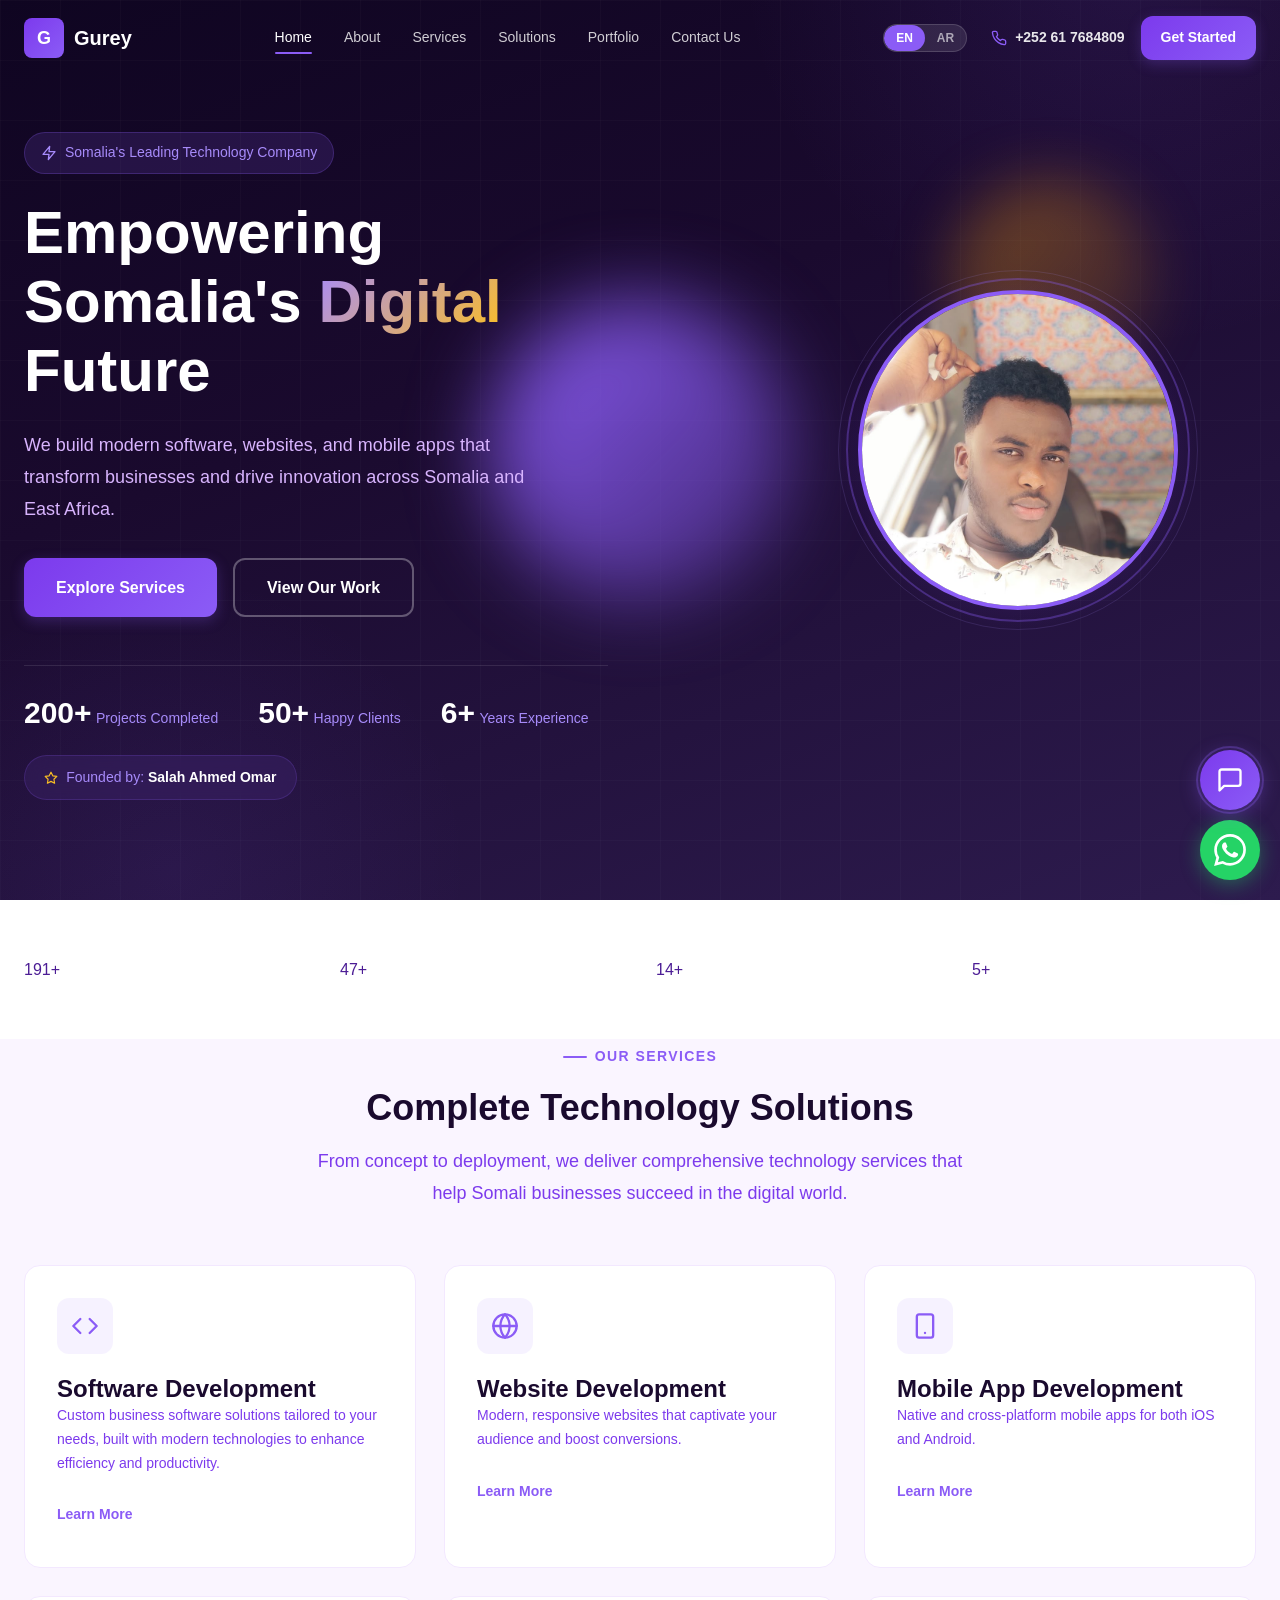
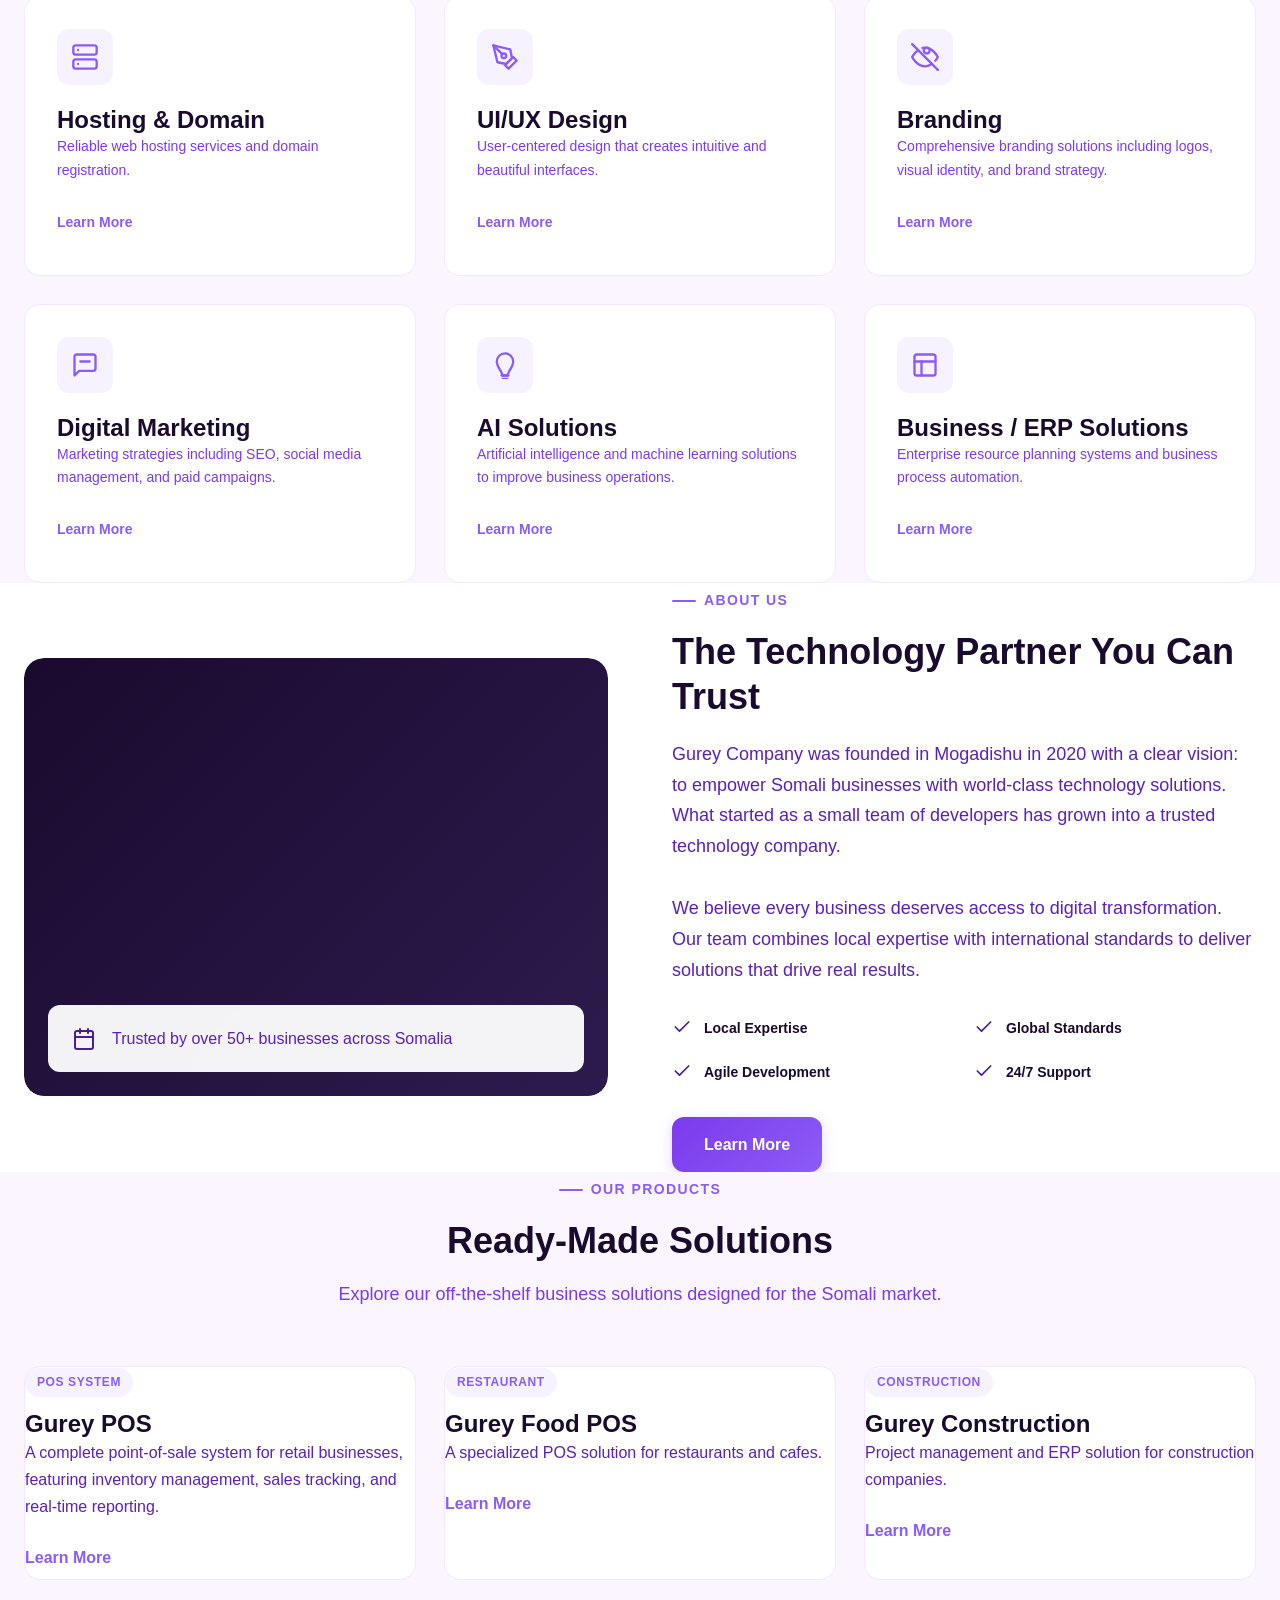
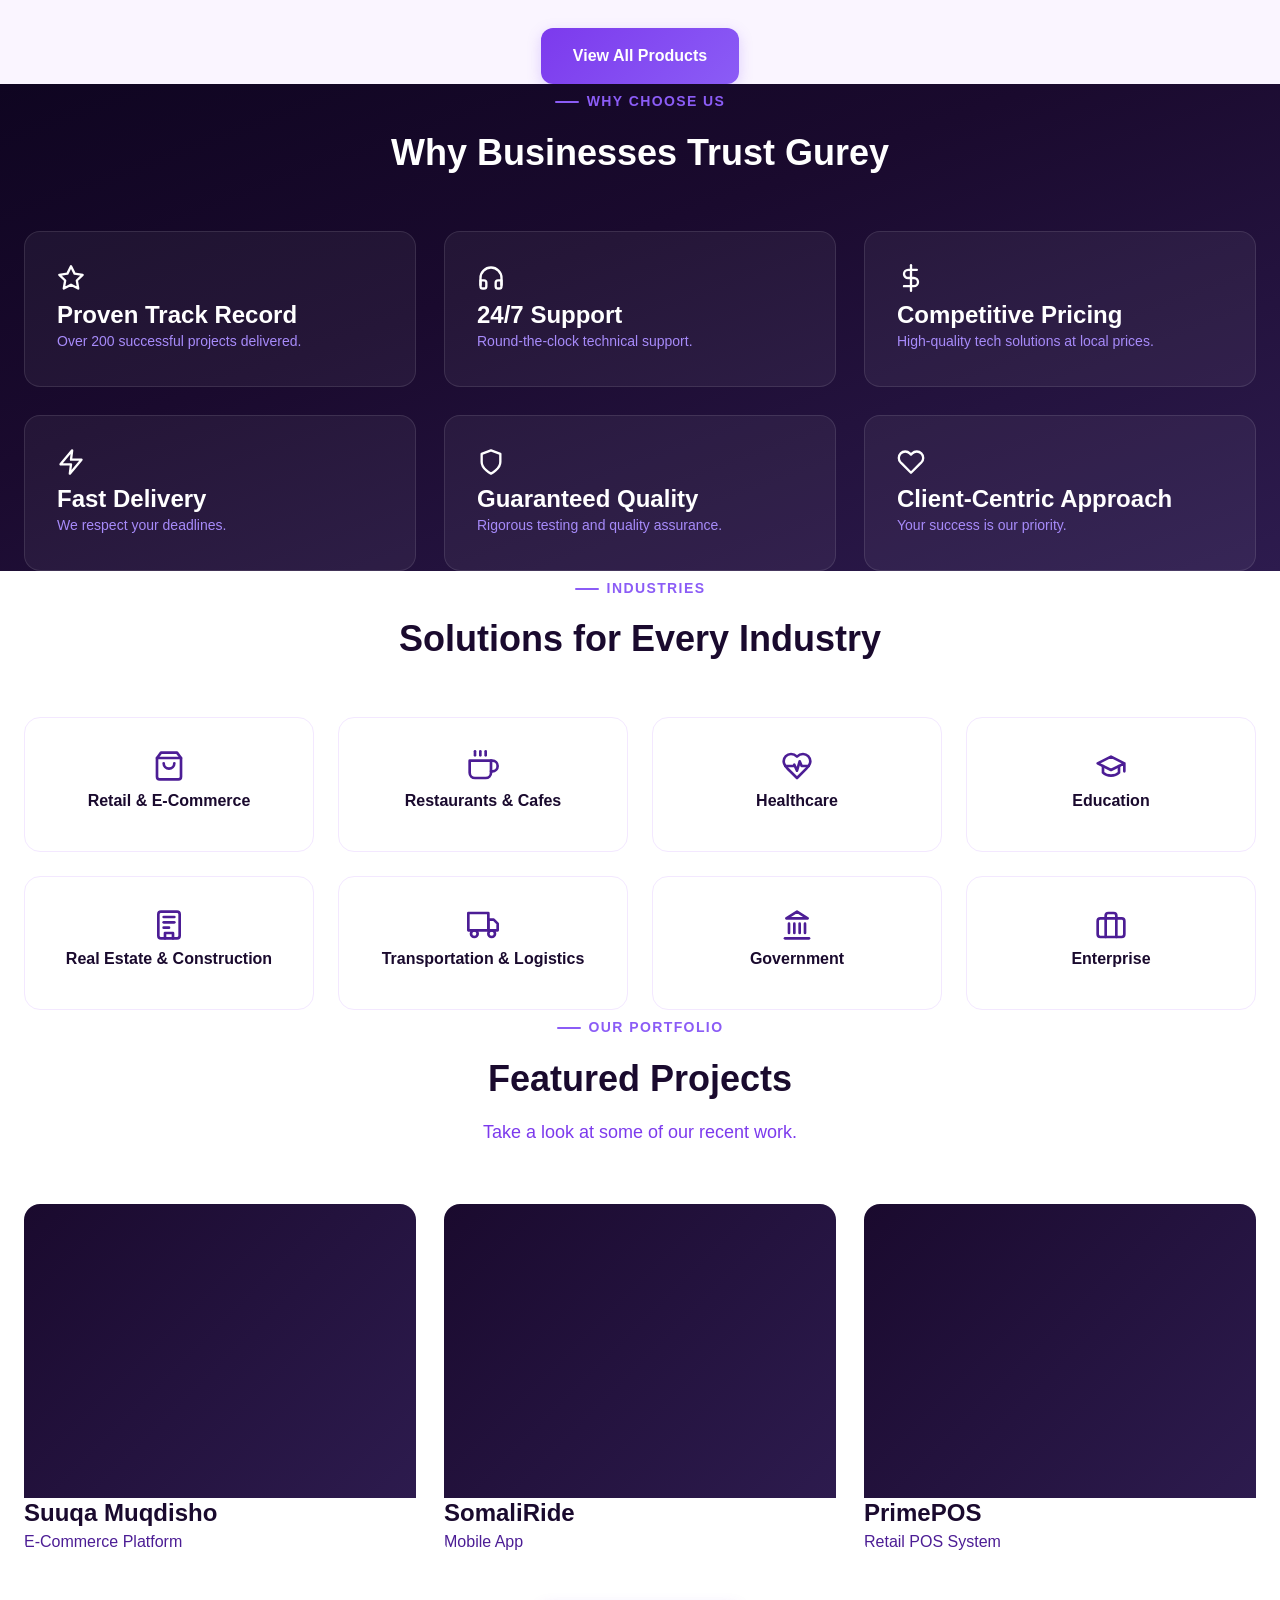
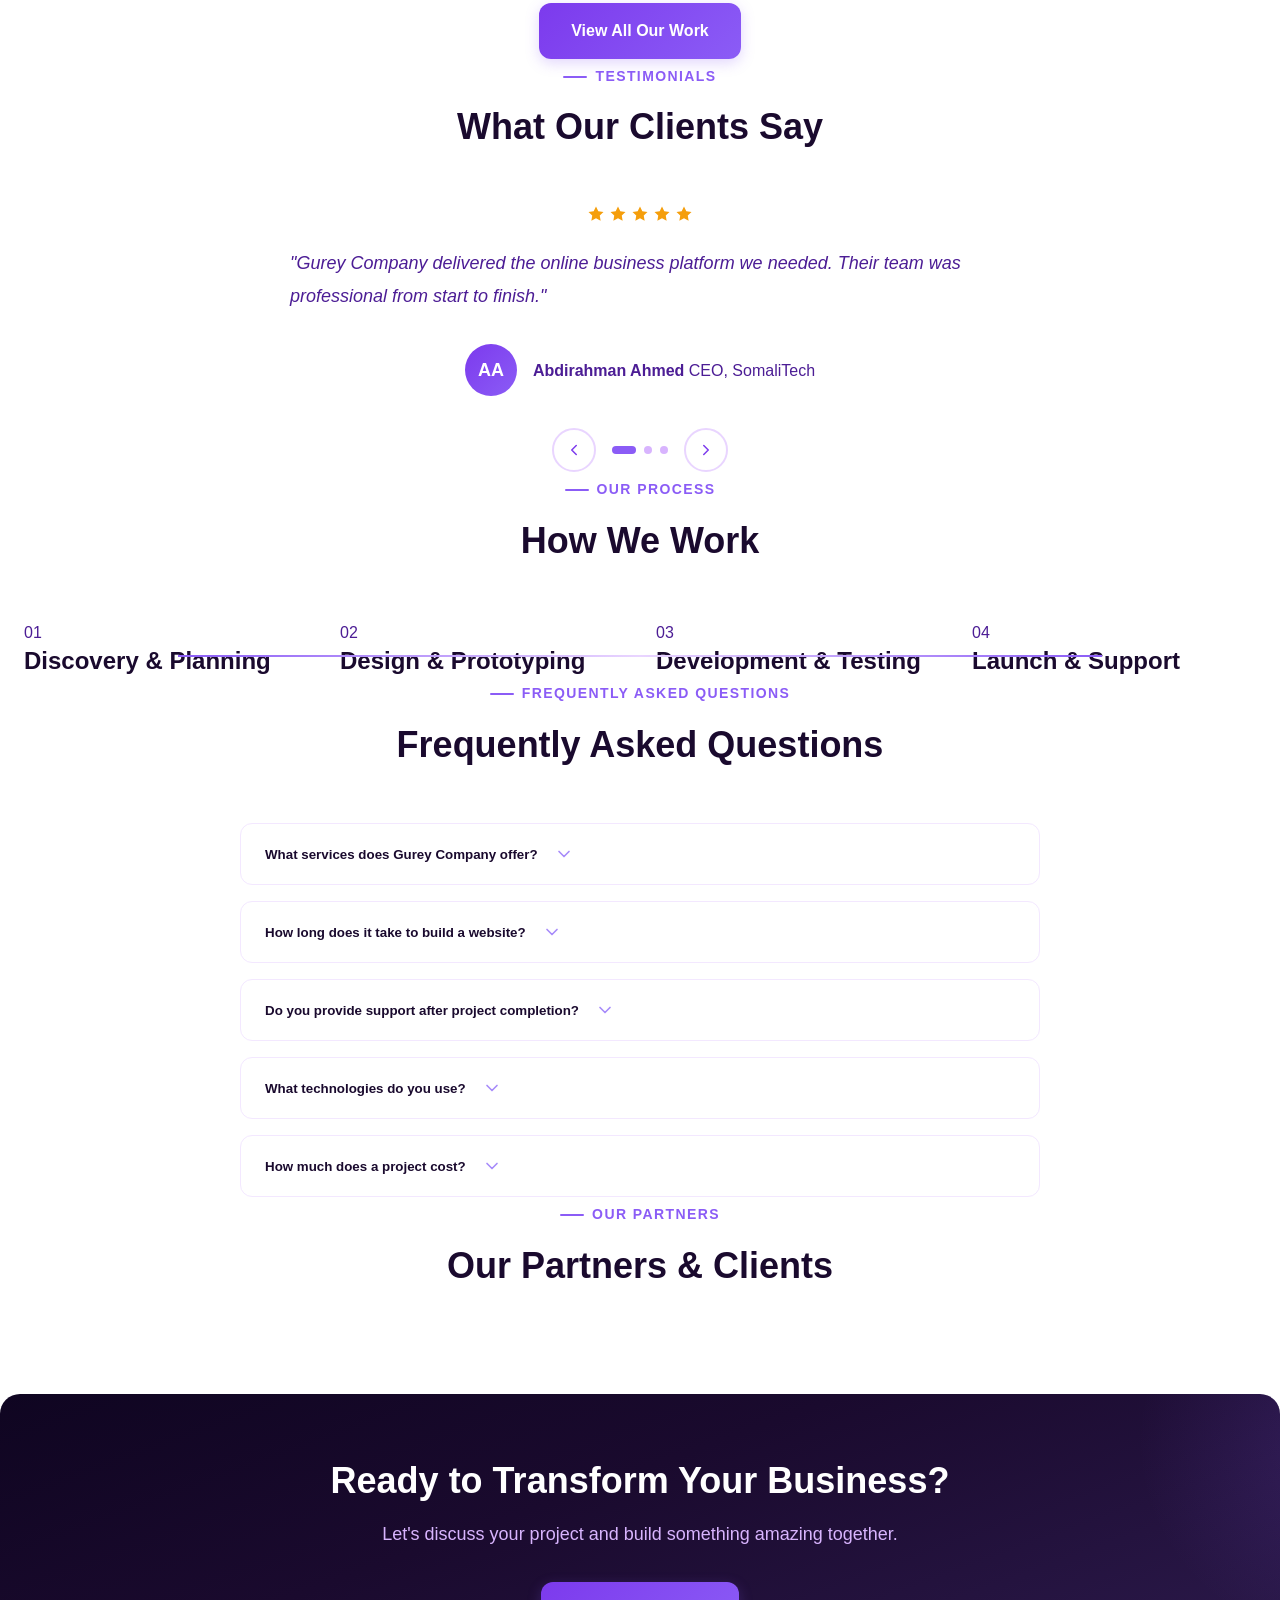
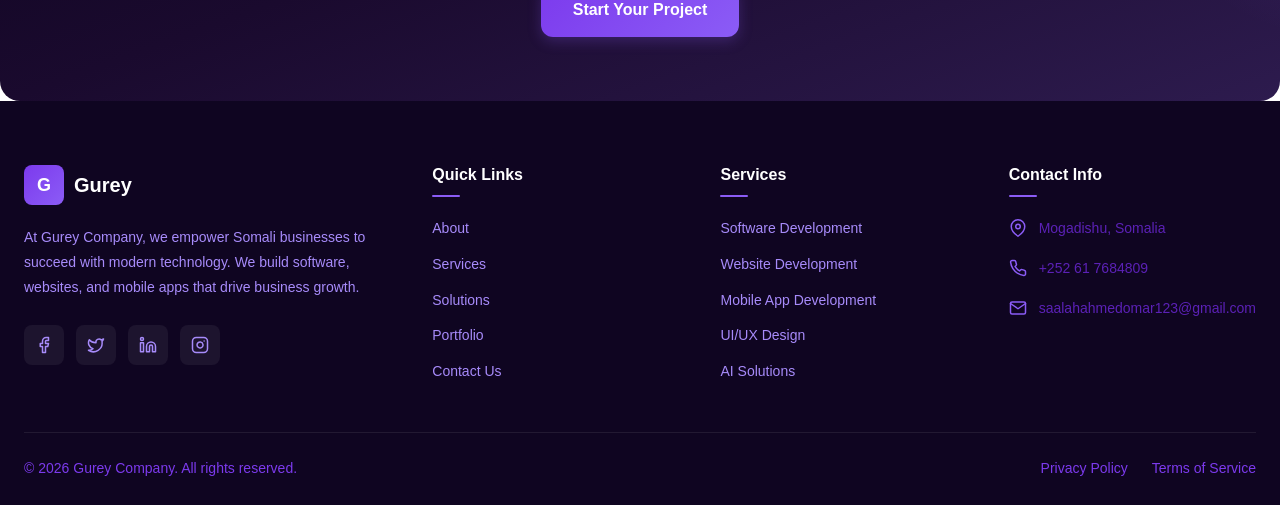
<file: index.html>
<!DOCTYPE html>
<html lang="en">
<head>
  <meta charset="UTF-8">
  <meta name="viewport" content="width=device-width, initial-scale=1.0">
  <meta name="description" content="Gurey Company - Somalia's leading technology company offering software development, website development, mobile apps, UI/UX design, and AI solutions.">
  <title>Gurey Company - Empowering Somalia's Digital Future</title>
  <link rel="stylesheet" href="css/style.css">
</head>
<body>

  <header class="header">
    <div class="container">
      <a href="index.html" class="logo">
        <div class="logo-icon">G</div>
        <span data-i18n="brand">Gurey</span>
      </a>
      <nav class="nav-links">
        <a href="#hero" class="active" data-i18n="nav_home">Home</a>
        <a href="#about" data-i18n="nav_about">About</a>
        <a href="#services" data-i18n="nav_services">Services</a>
        <a href="#solutions" data-i18n="nav_solutions">Solutions</a>
        <a href="#portfolio" data-i18n="nav_portfolio">Portfolio</a>
        <a href="#contact" data-i18n="nav_contact">Contact Us</a>
      </nav>
      <div class="nav-cta">
        <div class="lang-switcher" id="langSwitcher">
          <button class="lang-btn active" data-lang="en">EN</button>
          <button class="lang-btn" data-lang="ar">AR</button>
        </div>
        <a href="tel:+252617684809" class="nav-phone">
          <svg xmlns="http://www.w3.org/2000/svg" width="16" height="16" viewBox="0 0 24 24" fill="none" stroke="currentColor" stroke-width="2" stroke-linecap="round" stroke-linejoin="round"><path d="M22 16.92v3a2 2 0 0 1-2.18 2 19.79 19.79 0 0 1-8.63-3.07 19.5 19.5 0 0 1-6-6 19.79 19.79 0 0 1-3.07-8.67A2 2 0 0 1 4.11 2h3a2 2 0 0 1 2 1.72c.127.96.361 1.903.7 2.81a2 2 0 0 1-.45 2.11L8.09 9.91a16 16 0 0 0 6 6l1.27-1.27a2 2 0 0 1 2.11-.45c.907.339 1.85.573 2.81.7A2 2 0 0 1 22 16.92z"></path></svg>
          +252 61 7684809
        </a>
        <a href="#contact" class="btn btn-primary btn-sm" data-i18n="cta_get_started">Get Started</a>
      </div>
      <div class="menu-toggle" aria-label="Toggle menu">
        <span></span><span></span><span></span>
      </div>
    </div>
  </header>

  <div class="mobile-nav">
    <div class="mobile-nav-close">&times;</div>
    <a href="#hero">Home</a>
    <a href="#about">About</a>
    <a href="#services">Services</a>
    <a href="#solutions">Solutions</a>
    <a href="#portfolio">Portfolio</a>
    <a href="#contact">Contact Us</a>
  </div>

  <main>
    <!-- Section 1: Hero -->
    <section class="hero" id="hero">
      <div class="hero-grid-pattern"></div>
      <div class="hero-orb hero-orb-1"></div>
      <div class="hero-orb hero-orb-2"></div>
      <div class="hero-photo-wrapper">
        <div class="hero-photo-glow"></div>
        <img src="images/owner.png" alt="Gurey Company Founder" class="hero-photo">
        <div class="hero-photo-ring"></div>
      </div>
      <div class="container">
        <div class="hero-content">
          <div class="hero-badge">
            <svg xmlns="http://www.w3.org/2000/svg" width="16" height="16" viewBox="0 0 24 24" fill="none" stroke="currentColor" stroke-width="2" stroke-linecap="round" stroke-linejoin="round"><polygon points="13 2 3 14 12 14 11 22 21 10 12 10 13 2"></polygon></svg>
            <span data-i18n="hero_badge">Somalia's Leading Technology Company</span>
          </div>
          <h1 data-i18n="hero_title">Empowering Somalia's <span>Digital</span> Future</h1>
          <p data-i18n="hero_desc">We build modern software, websites, and mobile apps that transform businesses and drive innovation across Somalia and East Africa.</p>
          <div class="hero-buttons">
            <a href="#services" class="btn btn-primary" data-i18n="hero_cta1">Explore Services</a>
            <a href="#portfolio" class="btn btn-outline" data-i18n="hero_cta2">View Our Work</a>
          </div>
          <div class="hero-stats">
            <div class="hero-stat">
              <span class="hero-stat-number">200+</span>
              <span class="hero-stat-label" data-i18n="stat_projects">Projects Completed</span>
            </div>
            <div class="hero-stat">
              <span class="hero-stat-number">50+</span>
              <span class="hero-stat-label" data-i18n="stat_clients">Happy Clients</span>
            </div>
            <div class="hero-stat">
              <span class="hero-stat-number">6+</span>
              <span class="hero-stat-label" data-i18n="stat_years">Years Experience</span>
            </div>
          </div>
          <div class="hero-founder-credit">
            <svg xmlns="http://www.w3.org/2000/svg" width="14" height="14" viewBox="0 0 24 24" fill="none" stroke="currentColor" stroke-width="2" stroke-linecap="round" stroke-linejoin="round"><polygon points="12 2 15.09 8.26 22 9.27 17 14.14 18.18 21.02 12 17.77 5.82 21.02 7 14.14 2 9.27 8.91 8.26 12 2"></polygon></svg>
            <span data-i18n="founder_credit">Founded by: <strong>Salah Ahmed Omar</strong></span>
          </div>
        </div>
      </div>
    </section>

    <!-- Section 2: Stats Counter -->
    <section class="stats reveal">
      <div class="container">
        <div class="stats-grid">
          <div class="stats-item" data-count="200" data-suffix="+">
            <span class="stats-number">200+</span>
            <span class="stats-label">Projects Completed</span>
          </div>
          <div class="stats-item" data-count="50" data-suffix="+">
            <span class="stats-number">50+</span>
            <span class="stats-label">Happy Clients</span>
          </div>
          <div class="stats-item" data-count="15" data-suffix="+">
            <span class="stats-number">15+</span>
            <span class="stats-label">Team Members</span>
          </div>
          <div class="stats-item" data-count="6" data-suffix="+">
            <span class="stats-number">6+</span>
            <span class="stats-label">Years Experience</span>
          </div>
        </div>
      </div>
    </section>

    <!-- Section 3: Services Overview -->
    <section class="section-gray reveal" id="services">
      <div class="container">
        <div class="section-header">
          <span class="section-label">Our Services</span>
          <h2 class="section-title">Complete Technology Solutions</h2>
          <p class="section-subtitle">From concept to deployment, we deliver comprehensive technology services that help Somali businesses succeed in the digital world.</p>
        </div>
        <div class="services-grid">
          <div class="service-card reveal-delay-1">
            <div class="service-icon">
              <svg xmlns="http://www.w3.org/2000/svg" width="28" height="28" viewBox="0 0 24 24" fill="none" stroke="currentColor" stroke-width="2" stroke-linecap="round" stroke-linejoin="round"><polyline points="16 18 22 12 16 6"></polyline><polyline points="8 6 2 12 8 18"></polyline></svg>
            </div>
            <h3>Software Development</h3>
            <p>Custom business software solutions tailored to your needs, built with modern technologies to enhance efficiency and productivity.</p>
            <a href="#services" class="btn btn-ghost">Learn More</a>
          </div>
          <div class="service-card reveal-delay-2">
            <div class="service-icon">
              <svg xmlns="http://www.w3.org/2000/svg" width="28" height="28" viewBox="0 0 24 24" fill="none" stroke="currentColor" stroke-width="2" stroke-linecap="round" stroke-linejoin="round"><circle cx="12" cy="12" r="10"></circle><line x1="2" y1="12" x2="22" y2="12"></line><path d="M12 2a15.3 15.3 0 0 1 4 10 15.3 15.3 0 0 1-4 10 15.3 15.3 0 0 1-4-10 15.3 15.3 0 0 1 4-10z"></path></svg>
            </div>
            <h3>Website Development</h3>
            <p>Modern, responsive websites that captivate your audience and boost conversions.</p>
            <a href="#services" class="btn btn-ghost">Learn More</a>
          </div>
          <div class="service-card reveal-delay-3">
            <div class="service-icon">
              <svg xmlns="http://www.w3.org/2000/svg" width="28" height="28" viewBox="0 0 24 24" fill="none" stroke="currentColor" stroke-width="2" stroke-linecap="round" stroke-linejoin="round"><rect x="5" y="2" width="14" height="20" rx="2" ry="2"></rect><line x1="12" y1="18" x2="12.01" y2="18"></line></svg>
            </div>
            <h3>Mobile App Development</h3>
            <p>Native and cross-platform mobile apps for both iOS and Android.</p>
            <a href="#services" class="btn btn-ghost">Learn More</a>
          </div>
          <div class="service-card reveal-delay-1">
            <div class="service-icon">
              <svg xmlns="http://www.w3.org/2000/svg" width="28" height="28" viewBox="0 0 24 24" fill="none" stroke="currentColor" stroke-width="2" stroke-linecap="round" stroke-linejoin="round"><rect x="2" y="2" width="20" height="8" rx="2" ry="2"></rect><rect x="2" y="14" width="20" height="8" rx="2" ry="2"></rect><line x1="6" y1="6" x2="6.01" y2="6"></line><line x1="6" y1="18" x2="6.01" y2="18"></line></svg>
            </div>
            <h3>Hosting &amp; Domain</h3>
            <p>Reliable web hosting services and domain registration.</p>
            <a href="#services" class="btn btn-ghost">Learn More</a>
          </div>
          <div class="service-card reveal-delay-2">
            <div class="service-icon">
              <svg xmlns="http://www.w3.org/2000/svg" width="28" height="28" viewBox="0 0 24 24" fill="none" stroke="currentColor" stroke-width="2" stroke-linecap="round" stroke-linejoin="round"><path d="M12 19l7-7 3 3-7 7-3-3z"></path><path d="M18 13l-1.5-7.5L2 2l3.5 14.5L13 18l5-5z"></path><path d="M2 2l7.586 7.586"></path><circle cx="11" cy="11" r="2"></circle></svg>
            </div>
            <h3>UI/UX Design</h3>
            <p>User-centered design that creates intuitive and beautiful interfaces.</p>
            <a href="#services" class="btn btn-ghost">Learn More</a>
          </div>
          <div class="service-card reveal-delay-3">
            <div class="service-icon">
              <svg xmlns="http://www.w3.org/2000/svg" width="28" height="28" viewBox="0 0 24 24" fill="none" stroke="currentColor" stroke-width="2" stroke-linecap="round" stroke-linejoin="round"><circle cx="13.5" cy="6.5" r="2.5"></circle><path d="M17.94 17.94A10.07 10.07 0 0 1 12 20c-7 0-11-8-11-8a18.45 18.45 0 0 1 5.06-5.94"></path><path d="M9.9 4.24A9.12 9.12 0 0 1 12 4c7 0 11 8 11 8a18.5 18.5 0 0 1-2.16 3.19"></path><line x1="1" y1="1" x2="23" y2="23"></line></svg>
            </div>
            <h3>Branding</h3>
            <p>Comprehensive branding solutions including logos, visual identity, and brand strategy.</p>
            <a href="#services" class="btn btn-ghost">Learn More</a>
          </div>
          <div class="service-card reveal-delay-1">
            <div class="service-icon">
              <svg xmlns="http://www.w3.org/2000/svg" width="28" height="28" viewBox="0 0 24 24" fill="none" stroke="currentColor" stroke-width="2" stroke-linecap="round" stroke-linejoin="round"><path d="M21 15a2 2 0 0 1-2 2H7l-4 4V5a2 2 0 0 1 2-2h14a2 2 0 0 1 2 2z"></path><line x1="8" y1="9" x2="16" y2="9"></line></svg>
            </div>
            <h3>Digital Marketing</h3>
            <p>Marketing strategies including SEO, social media management, and paid campaigns.</p>
            <a href="#services" class="btn btn-ghost">Learn More</a>
          </div>
          <div class="service-card reveal-delay-2">
            <div class="service-icon">
              <svg xmlns="http://www.w3.org/2000/svg" width="28" height="28" viewBox="0 0 24 24" fill="none" stroke="currentColor" stroke-width="2" stroke-linecap="round" stroke-linejoin="round"><path d="M12 2a7 7 0 0 0-7 7c0 3.3 2 6 3.5 8.5.5 1 1 2 1.5 3.5h4c.5-1.5 1-2.5 1.5-3.5C17 15 19 12.3 19 9a7 7 0 0 0-7-7z"></path><line x1="9" y1="21" x2="15" y2="21"></line><line x1="10" y1="24" x2="14" y2="24"></line></svg>
            </div>
            <h3>AI Solutions</h3>
            <p>Artificial intelligence and machine learning solutions to improve business operations.</p>
            <a href="#services" class="btn btn-ghost">Learn More</a>
          </div>
          <div class="service-card reveal-delay-3">
            <div class="service-icon">
              <svg xmlns="http://www.w3.org/2000/svg" width="28" height="28" viewBox="0 0 24 24" fill="none" stroke="currentColor" stroke-width="2" stroke-linecap="round" stroke-linejoin="round"><rect x="3" y="3" width="18" height="18" rx="2" ry="2"></rect><line x1="3" y1="9" x2="21" y2="9"></line><line x1="9" y1="21" x2="9" y2="9"></line></svg>
            </div>
            <h3>Business / ERP Solutions</h3>
            <p>Enterprise resource planning systems and business process automation.</p>
            <a href="#services" class="btn btn-ghost">Learn More</a>
          </div>
        </div>
      </div>
    </section>

    <!-- Section 4: About / Mission -->
    <section class="section-about reveal" id="about">
      <div class="container">
        <div class="about-grid">
          <div class="about-image-wrapper reveal-delay-1">
            <div class="about-image"></div>
            <div class="about-image-overlay">
              <svg xmlns="http://www.w3.org/2000/svg" width="24" height="24" viewBox="0 0 24 24" fill="none" stroke="currentColor" stroke-width="2" stroke-linecap="round" stroke-linejoin="round"><rect x="3" y="4" width="18" height="18" rx="2" ry="2"></rect><line x1="16" y1="2" x2="16" y2="6"></line><line x1="8" y1="2" x2="8" y2="6"></line><line x1="3" y1="10" x2="21" y2="10"></line></svg>
              <p>Trusted by over 50+ businesses across Somalia</p>
            </div>
          </div>
          <div class="about-content reveal-delay-2">
            <span class="section-label">About Us</span>
            <h2>The Technology Partner You Can Trust</h2>
            <p>Gurey Company was founded in Mogadishu in 2020 with a clear vision: to empower Somali businesses with world-class technology solutions. What started as a small team of developers has grown into a trusted technology company.</p>
            <p>We believe every business deserves access to digital transformation. Our team combines local expertise with international standards to deliver solutions that drive real results.</p>
            <div class="about-features">
              <div class="about-feature">
                <svg xmlns="http://www.w3.org/2000/svg" width="20" height="20" viewBox="0 0 24 24" fill="none" stroke="currentColor" stroke-width="2" stroke-linecap="round" stroke-linejoin="round"><polyline points="20 6 9 17 4 12"></polyline></svg>
                <span>Local Expertise</span>
              </div>
              <div class="about-feature">
                <svg xmlns="http://www.w3.org/2000/svg" width="20" height="20" viewBox="0 0 24 24" fill="none" stroke="currentColor" stroke-width="2" stroke-linecap="round" stroke-linejoin="round"><polyline points="20 6 9 17 4 12"></polyline></svg>
                <span>Global Standards</span>
              </div>
              <div class="about-feature">
                <svg xmlns="http://www.w3.org/2000/svg" width="20" height="20" viewBox="0 0 24 24" fill="none" stroke="currentColor" stroke-width="2" stroke-linecap="round" stroke-linejoin="round"><polyline points="20 6 9 17 4 12"></polyline></svg>
                <span>Agile Development</span>
              </div>
              <div class="about-feature">
                <svg xmlns="http://www.w3.org/2000/svg" width="20" height="20" viewBox="0 0 24 24" fill="none" stroke="currentColor" stroke-width="2" stroke-linecap="round" stroke-linejoin="round"><polyline points="20 6 9 17 4 12"></polyline></svg>
                <span>24/7 Support</span>
              </div>
            </div>
            <a href="#about" class="btn btn-primary">Learn More</a>
          </div>
        </div>
      </div>
    </section>

    <!-- Section 5: Solutions / Products -->
    <section class="section-gray reveal" id="solutions">
      <div class="container">
        <div class="section-header">
          <span class="section-label">Our Products</span>
          <h2 class="section-title">Ready-Made Solutions</h2>
          <p class="section-subtitle">Explore our off-the-shelf business solutions designed for the Somali market.</p>
        </div>
        <div class="products-grid">
          <div class="product-card reveal-delay-1">
            <span class="product-card-tag">POS System</span>
            <h3>Gurey POS</h3>
            <p>A complete point-of-sale system for retail businesses, featuring inventory management, sales tracking, and real-time reporting.</p>
            <a href="#solutions" class="btn btn-ghost">Learn More</a>
          </div>
          <div class="product-card reveal-delay-2">
            <span class="product-card-tag">Restaurant</span>
            <h3>Gurey Food POS</h3>
            <p>A specialized POS solution for restaurants and cafes.</p>
            <a href="#solutions" class="btn btn-ghost">Learn More</a>
          </div>
          <div class="product-card reveal-delay-3">
            <span class="product-card-tag">Construction</span>
            <h3>Gurey Construction</h3>
            <p>Project management and ERP solution for construction companies.</p>
            <a href="#solutions" class="btn btn-ghost">Learn More</a>
          </div>
        </div>
        <div style="text-align: center; margin-top: 3rem;">
          <a href="#solutions" class="btn btn-primary">View All Products</a>
        </div>
      </div>
    </section>

    <!-- Section 6: Why Choose Us -->
    <section class="section-dark reveal">
      <div class="container">
        <div class="section-header">
          <span class="section-label">Why Choose Us</span>
          <h2 class="section-title">Why Businesses Trust Gurey</h2>
        </div>
        <div class="why-grid">
          <div class="why-card reveal-delay-1">
            <div class="why-icon">
              <svg xmlns="http://www.w3.org/2000/svg" width="28" height="28" viewBox="0 0 24 24" fill="none" stroke="currentColor" stroke-width="2" stroke-linecap="round" stroke-linejoin="round"><polygon points="12 2 15.09 8.26 22 9.27 17 14.14 18.18 21.02 12 17.77 5.82 21.02 7 14.14 2 9.27 8.91 8.26 12 2"></polygon></svg>
            </div>
            <h3>Proven Track Record</h3>
            <p>Over 200 successful projects delivered.</p>
          </div>
          <div class="why-card reveal-delay-2">
            <div class="why-icon">
              <svg xmlns="http://www.w3.org/2000/svg" width="28" height="28" viewBox="0 0 24 24" fill="none" stroke="currentColor" stroke-width="2" stroke-linecap="round" stroke-linejoin="round"><path d="M3 18v-6a9 9 0 0 1 18 0v6"></path><path d="M21 19a2 2 0 0 1-2 2h-1a2 2 0 0 1-2-2v-3a2 2 0 0 1 2-2h3zM3 19a2 2 0 0 0 2 2h1a2 2 0 0 0 2-2v-3a2 2 0 0 0-2-2H3z"></path></svg>
            </div>
            <h3>24/7 Support</h3>
            <p>Round-the-clock technical support.</p>
          </div>
          <div class="why-card reveal-delay-3">
            <div class="why-icon">
              <svg xmlns="http://www.w3.org/2000/svg" width="28" height="28" viewBox="0 0 24 24" fill="none" stroke="currentColor" stroke-width="2" stroke-linecap="round" stroke-linejoin="round"><line x1="12" y1="1" x2="12" y2="23"></line><path d="M17 5H9.5a3.5 3.5 0 0 0 0 7h5a3.5 3.5 0 0 1 0 7H6"></path></svg>
            </div>
            <h3>Competitive Pricing</h3>
            <p>High-quality tech solutions at local prices.</p>
          </div>
          <div class="why-card reveal-delay-1">
            <div class="why-icon">
              <svg xmlns="http://www.w3.org/2000/svg" width="28" height="28" viewBox="0 0 24 24" fill="none" stroke="currentColor" stroke-width="2" stroke-linecap="round" stroke-linejoin="round"><polygon points="13 2 3 14 12 14 11 22 21 10 12 10 13 2"></polygon></svg>
            </div>
            <h3>Fast Delivery</h3>
            <p>We respect your deadlines.</p>
          </div>
          <div class="why-card reveal-delay-2">
            <div class="why-icon">
              <svg xmlns="http://www.w3.org/2000/svg" width="28" height="28" viewBox="0 0 24 24" fill="none" stroke="currentColor" stroke-width="2" stroke-linecap="round" stroke-linejoin="round"><path d="M12 22s8-4 8-10V5l-8-3-8 3v7c0 6 8 10 8 10z"></path></svg>
            </div>
            <h3>Guaranteed Quality</h3>
            <p>Rigorous testing and quality assurance.</p>
          </div>
          <div class="why-card reveal-delay-3">
            <div class="why-icon">
              <svg xmlns="http://www.w3.org/2000/svg" width="28" height="28" viewBox="0 0 24 24" fill="none" stroke="currentColor" stroke-width="2" stroke-linecap="round" stroke-linejoin="round"><path d="M20.84 4.61a5.5 5.5 0 0 0-7.78 0L12 5.67l-1.06-1.06a5.5 5.5 0 0 0-7.78 7.78l1.06 1.06L12 21.23l7.78-7.78 1.06-1.06a5.5 5.5 0 0 0 0-7.78z"></path></svg>
            </div>
            <h3>Client-Centric Approach</h3>
            <p>Your success is our priority.</p>
          </div>
        </div>
      </div>
    </section>

    <!-- Section 7: Industries -->
    <section class="section-industries reveal">
      <div class="container">
        <div class="section-header">
          <span class="section-label">Industries</span>
          <h2 class="section-title">Solutions for Every Industry</h2>
        </div>
        <div class="industries-grid">
          <div class="industry-card reveal-delay-1">
            <div class="industry-icon">
              <svg xmlns="http://www.w3.org/2000/svg" width="32" height="32" viewBox="0 0 24 24" fill="none" stroke="currentColor" stroke-width="2" stroke-linecap="round" stroke-linejoin="round"><path d="M6 2L3 6v14a2 2 0 0 0 2 2h14a2 2 0 0 0 2-2V6l-3-4z"></path><line x1="3" y1="6" x2="21" y2="6"></line><path d="M16 10a4 4 0 0 1-8 0"></path></svg>
            </div>
            <h4>Retail &amp; E-Commerce</h4>
          </div>
          <div class="industry-card reveal-delay-2">
            <div class="industry-icon">
              <svg xmlns="http://www.w3.org/2000/svg" width="32" height="32" viewBox="0 0 24 24" fill="none" stroke="currentColor" stroke-width="2" stroke-linecap="round" stroke-linejoin="round"><path d="M18 8h1a4 4 0 0 1 0 8h-1"></path><path d="M2 8h16v9a4 4 0 0 1-4 4H6a4 4 0 0 1-4-4V8z"></path><line x1="6" y1="1" x2="6" y2="4"></line><line x1="10" y1="1" x2="10" y2="4"></line><line x1="14" y1="1" x2="14" y2="4"></line></svg>
            </div>
            <h4>Restaurants &amp; Cafes</h4>
          </div>
          <div class="industry-card reveal-delay-3">
            <div class="industry-icon">
              <svg xmlns="http://www.w3.org/2000/svg" width="32" height="32" viewBox="0 0 24 24" fill="none" stroke="currentColor" stroke-width="2" stroke-linecap="round" stroke-linejoin="round"><path d="M19 14c1.49-1.46 3-3.21 3-5.5A5.5 5.5 0 0 0 16.5 3c-1.76 0-3 .5-4.5 2-1.5-1.5-2.74-2-4.5-2A5.5 5.5 0 0 0 2 8.5c0 2.3 1.5 4.05 3 5.5l7 7Z"></path><path d="M3.22 12H9.5l.5-1 2 4.5 2-7 1.5 3.5h5.27"></path></svg>
            </div>
            <h4>Healthcare</h4>
          </div>
          <div class="industry-card reveal-delay-4">
            <div class="industry-icon">
              <svg xmlns="http://www.w3.org/2000/svg" width="32" height="32" viewBox="0 0 24 24" fill="none" stroke="currentColor" stroke-width="2" stroke-linecap="round" stroke-linejoin="round"><path d="M22 10v6M2 10l10-5 10 5-10 5z"></path><path d="M6 12v5c3 3 9 3 12 0v-5"></path></svg>
            </div>
            <h4>Education</h4>
          </div>
          <div class="industry-card reveal-delay-1">
            <div class="industry-icon">
              <svg xmlns="http://www.w3.org/2000/svg" width="32" height="32" viewBox="0 0 24 24" fill="none" stroke="currentColor" stroke-width="2" stroke-linecap="round" stroke-linejoin="round"><rect x="4" y="2" width="16" height="20" rx="2" ry="2"></rect><path d="M9 22v-4h6v4"></path><line x1="8" y1="6" x2="16" y2="6"></line><line x1="8" y1="10" x2="16" y2="10"></line><line x1="8" y1="14" x2="12" y2="14"></line></svg>
            </div>
            <h4>Real Estate &amp; Construction</h4>
          </div>
          <div class="industry-card reveal-delay-2">
            <div class="industry-icon">
              <svg xmlns="http://www.w3.org/2000/svg" width="32" height="32" viewBox="0 0 24 24" fill="none" stroke="currentColor" stroke-width="2" stroke-linecap="round" stroke-linejoin="round"><rect x="1" y="3" width="15" height="13"></rect><polygon points="16 8 20 8 23 11 23 16 16 16 16 8"></polygon><circle cx="5.5" cy="18.5" r="2.5"></circle><circle cx="18.5" cy="18.5" r="2.5"></circle></svg>
            </div>
            <h4>Transportation &amp; Logistics</h4>
          </div>
          <div class="industry-card reveal-delay-3">
            <div class="industry-icon">
              <svg xmlns="http://www.w3.org/2000/svg" width="32" height="32" viewBox="0 0 24 24" fill="none" stroke="currentColor" stroke-width="2" stroke-linecap="round" stroke-linejoin="round"><line x1="3" y1="22" x2="21" y2="22"></line><line x1="6" y1="18" x2="6" y2="11"></line><line x1="10" y1="18" x2="10" y2="11"></line><line x1="14" y1="18" x2="14" y2="11"></line><line x1="18" y1="18" x2="18" y2="11"></line><polygon points="12 2 20 7 4 7"></polygon></svg>
            </div>
            <h4>Government</h4>
          </div>
          <div class="industry-card reveal-delay-4">
            <div class="industry-icon">
              <svg xmlns="http://www.w3.org/2000/svg" width="32" height="32" viewBox="0 0 24 24" fill="none" stroke="currentColor" stroke-width="2" stroke-linecap="round" stroke-linejoin="round"><rect x="2" y="7" width="20" height="14" rx="2" ry="2"></rect><path d="M16 21V5a2 2 0 0 0-2-2h-4a2 2 0 0 0-2 2v16"></path></svg>
            </div>
            <h4>Enterprise</h4>
          </div>
        </div>
      </div>
    </section>

    <!-- Section 8: Portfolio Highlights -->
    <section class="section-portfolio reveal" id="portfolio">
      <div class="container">
        <div class="section-header">
          <span class="section-label">Our Portfolio</span>
          <h2 class="section-title">Featured Projects</h2>
          <p class="section-subtitle">Take a look at some of our recent work.</p>
        </div>
        <div class="portfolio-grid">
          <div class="portfolio-card reveal-delay-1">
            <div class="portfolio-card-image">
              <div class="portfolio-placeholder" style="background: linear-gradient(135deg, #667eea, #764ba2);"></div>
              <div class="portfolio-card-overlay">
                <a href="#portfolio" class="btn btn-primary btn-sm">View Details</a>
              </div>
            </div>
            <div class="portfolio-card-info">
              <h3>Suuqa Muqdisho</h3>
              <span>E-Commerce Platform</span>
            </div>
          </div>
          <div class="portfolio-card reveal-delay-2">
            <div class="portfolio-card-image">
              <div class="portfolio-placeholder" style="background: linear-gradient(135deg, #f093fb, #f5576c);"></div>
              <div class="portfolio-card-overlay">
                <a href="#portfolio" class="btn btn-primary btn-sm">View Details</a>
              </div>
            </div>
            <div class="portfolio-card-info">
              <h3>SomaliRide</h3>
              <span>Mobile App</span>
            </div>
          </div>
          <div class="portfolio-card reveal-delay-3">
            <div class="portfolio-card-image">
              <div class="portfolio-placeholder" style="background: linear-gradient(135deg, #4facfe, #00f2fe);"></div>
              <div class="portfolio-card-overlay">
                <a href="#portfolio" class="btn btn-primary btn-sm">View Details</a>
              </div>
            </div>
            <div class="portfolio-card-info">
              <h3>PrimePOS</h3>
              <span>Retail POS System</span>
            </div>
          </div>
        </div>
        <div style="text-align: center; margin-top: 3rem;">
          <a href="#portfolio" class="btn btn-primary">View All Our Work</a>
        </div>
      </div>
    </section>

    <!-- Section 9: Testimonials -->
    <section class="section-testimonials reveal">
      <div class="container">
        <div class="section-header">
          <span class="section-label">Testimonials</span>
          <h2 class="section-title">What Our Clients Say</h2>
        </div>
        <div class="testimonials-wrapper">
          <div class="testimonials-track">
            <div class="testimonial-card">
              <div class="testimonial-stars">
                <svg xmlns="http://www.w3.org/2000/svg" width="18" height="18" viewBox="0 0 24 24" fill="currentColor" stroke="none"><polygon points="12 2 15.09 8.26 22 9.27 17 14.14 18.18 21.02 12 17.77 5.82 21.02 7 14.14 2 9.27 8.91 8.26 12 2"></polygon></svg>
                <svg xmlns="http://www.w3.org/2000/svg" width="18" height="18" viewBox="0 0 24 24" fill="currentColor" stroke="none"><polygon points="12 2 15.09 8.26 22 9.27 17 14.14 18.18 21.02 12 17.77 5.82 21.02 7 14.14 2 9.27 8.91 8.26 12 2"></polygon></svg>
                <svg xmlns="http://www.w3.org/2000/svg" width="18" height="18" viewBox="0 0 24 24" fill="currentColor" stroke="none"><polygon points="12 2 15.09 8.26 22 9.27 17 14.14 18.18 21.02 12 17.77 5.82 21.02 7 14.14 2 9.27 8.91 8.26 12 2"></polygon></svg>
                <svg xmlns="http://www.w3.org/2000/svg" width="18" height="18" viewBox="0 0 24 24" fill="currentColor" stroke="none"><polygon points="12 2 15.09 8.26 22 9.27 17 14.14 18.18 21.02 12 17.77 5.82 21.02 7 14.14 2 9.27 8.91 8.26 12 2"></polygon></svg>
                <svg xmlns="http://www.w3.org/2000/svg" width="18" height="18" viewBox="0 0 24 24" fill="currentColor" stroke="none"><polygon points="12 2 15.09 8.26 22 9.27 17 14.14 18.18 21.02 12 17.77 5.82 21.02 7 14.14 2 9.27 8.91 8.26 12 2"></polygon></svg>
              </div>
              <p class="testimonial-text">"Gurey Company delivered the online business platform we needed. Their team was professional from start to finish."</p>
              <div class="testimonial-author">
                <div class="testimonial-avatar">AA</div>
                <div>
                  <strong>Abdirahman Ahmed</strong>
                  <span>CEO, SomaliTech</span>
                </div>
              </div>
            </div>
            <div class="testimonial-card">
              <div class="testimonial-stars">
                <svg xmlns="http://www.w3.org/2000/svg" width="18" height="18" viewBox="0 0 24 24" fill="currentColor" stroke="none"><polygon points="12 2 15.09 8.26 22 9.27 17 14.14 18.18 21.02 12 17.77 5.82 21.02 7 14.14 2 9.27 8.91 8.26 12 2"></polygon></svg>
                <svg xmlns="http://www.w3.org/2000/svg" width="18" height="18" viewBox="0 0 24 24" fill="currentColor" stroke="none"><polygon points="12 2 15.09 8.26 22 9.27 17 14.14 18.18 21.02 12 17.77 5.82 21.02 7 14.14 2 9.27 8.91 8.26 12 2"></polygon></svg>
                <svg xmlns="http://www.w3.org/2000/svg" width="18" height="18" viewBox="0 0 24 24" fill="currentColor" stroke="none"><polygon points="12 2 15.09 8.26 22 9.27 17 14.14 18.18 21.02 12 17.77 5.82 21.02 7 14.14 2 9.27 8.91 8.26 12 2"></polygon></svg>
                <svg xmlns="http://www.w3.org/2000/svg" width="18" height="18" viewBox="0 0 24 24" fill="currentColor" stroke="none"><polygon points="12 2 15.09 8.26 22 9.27 17 14.14 18.18 21.02 12 17.77 5.82 21.02 7 14.14 2 9.27 8.91 8.26 12 2"></polygon></svg>
                <svg xmlns="http://www.w3.org/2000/svg" width="18" height="18" viewBox="0 0 24 24" fill="currentColor" stroke="none"><polygon points="12 2 15.09 8.26 22 9.27 17 14.14 18.18 21.02 12 17.77 5.82 21.02 7 14.14 2 9.27 8.91 8.26 12 2"></polygon></svg>
              </div>
              <p class="testimonial-text">"Working with Gurey Company has been a fantastic experience."</p>
              <div class="testimonial-author">
                <div class="testimonial-avatar">FH</div>
                <div>
                  <strong>Fatima Hassan</strong>
                  <span>Director, Mogadishu University</span>
                </div>
              </div>
            </div>
            <div class="testimonial-card">
              <div class="testimonial-stars">
                <svg xmlns="http://www.w3.org/2000/svg" width="18" height="18" viewBox="0 0 24 24" fill="currentColor" stroke="none"><polygon points="12 2 15.09 8.26 22 9.27 17 14.14 18.18 21.02 12 17.77 5.82 21.02 7 14.14 2 9.27 8.91 8.26 12 2"></polygon></svg>
                <svg xmlns="http://www.w3.org/2000/svg" width="18" height="18" viewBox="0 0 24 24" fill="currentColor" stroke="none"><polygon points="12 2 15.09 8.26 22 9.27 17 14.14 18.18 21.02 12 17.77 5.82 21.02 7 14.14 2 9.27 8.91 8.26 12 2"></polygon></svg>
                <svg xmlns="http://www.w3.org/2000/svg" width="18" height="18" viewBox="0 0 24 24" fill="currentColor" stroke="none"><polygon points="12 2 15.09 8.26 22 9.27 17 14.14 18.18 21.02 12 17.77 5.82 21.02 7 14.14 2 9.27 8.91 8.26 12 2"></polygon></svg>
                <svg xmlns="http://www.w3.org/2000/svg" width="18" height="18" viewBox="0 0 24 24" fill="currentColor" stroke="none"><polygon points="12 2 15.09 8.26 22 9.27 17 14.14 18.18 21.02 12 17.77 5.82 21.02 7 14.14 2 9.27 8.91 8.26 12 2"></polygon></svg>
                <svg xmlns="http://www.w3.org/2000/svg" width="18" height="18" viewBox="0 0 24 24" fill="currentColor" stroke="none"><polygon points="12 2 15.09 8.26 22 9.27 17 14.14 18.18 21.02 12 17.77 5.82 21.02 7 14.14 2 9.27 8.91 8.26 12 2"></polygon></svg>
              </div>
              <p class="testimonial-text">"Gurey Company transformed our business operations."</p>
              <div class="testimonial-author">
                <div class="testimonial-avatar">OM</div>
                <div>
                  <strong>Omar Mohamed</strong>
                  <span>Founder, FreshCart</span>
                </div>
              </div>
            </div>
          </div>
        </div>
        <div class="testimonial-controls">
          <button class="testimonial-btn testimonial-prev" aria-label="Previous testimonial">
            <svg xmlns="http://www.w3.org/2000/svg" width="20" height="20" viewBox="0 0 24 24" fill="none" stroke="currentColor" stroke-width="2" stroke-linecap="round" stroke-linejoin="round"><polyline points="15 18 9 12 15 6"></polyline></svg>
          </button>
          <div class="testimonial-dots">
            <button class="testimonial-dot active" aria-label="Go to slide 1"></button>
            <button class="testimonial-dot" aria-label="Go to slide 2"></button>
            <button class="testimonial-dot" aria-label="Go to slide 3"></button>
          </div>
          <button class="testimonial-btn testimonial-next" aria-label="Next testimonial">
            <svg xmlns="http://www.w3.org/2000/svg" width="20" height="20" viewBox="0 0 24 24" fill="none" stroke="currentColor" stroke-width="2" stroke-linecap="round" stroke-linejoin="round"><polyline points="9 18 15 12 9 6"></polyline></svg>
          </button>
        </div>
      </div>
    </section>

    <!-- Section 10: Workflow -->
    <section class="section-workflow reveal">
      <div class="container">
        <div class="section-header">
          <span class="section-label">Our Process</span>
          <h2 class="section-title">How We Work</h2>
        </div>
        <div class="workflow-grid">
          <div class="workflow-card reveal-delay-1">
            <span class="workflow-number">01</span>
            <h3>Discovery &amp; Planning</h3>
          </div>
          <div class="workflow-card reveal-delay-2">
            <span class="workflow-number">02</span>
            <h3>Design &amp; Prototyping</h3>
          </div>
          <div class="workflow-card reveal-delay-3">
            <span class="workflow-number">03</span>
            <h3>Development &amp; Testing</h3>
          </div>
          <div class="workflow-card reveal-delay-4">
            <span class="workflow-number">04</span>
            <h3>Launch &amp; Support</h3>
          </div>
        </div>
      </div>
    </section>

    <!-- Section 11: FAQ -->
    <section class="section-faq reveal">
      <div class="container">
        <div class="section-header">
          <span class="section-label">Frequently Asked Questions</span>
          <h2 class="section-title">Frequently Asked Questions</h2>
        </div>
        <div class="faq-list">
          <div class="faq-item reveal-delay-1">
            <button class="faq-question">
              <span>What services does Gurey Company offer?</span>
              <svg xmlns="http://www.w3.org/2000/svg" width="20" height="20" viewBox="0 0 24 24" fill="none" stroke="currentColor" stroke-width="2" stroke-linecap="round" stroke-linejoin="round"><polyline points="6 9 12 15 18 9"></polyline></svg>
            </button>
            <div class="faq-answer">
              <p>Gurey Company offers a comprehensive range of technology services including software development, website development, mobile app development, UI/UX design, branding, digital marketing, AI solutions, hosting and domain services, and business/ERP solutions. We deliver end-to-end solutions tailored to the specific needs of Somali and East African businesses.</p>
            </div>
          </div>
          <div class="faq-item reveal-delay-2">
            <button class="faq-question">
              <span>How long does it take to build a website?</span>
              <svg xmlns="http://www.w3.org/2000/svg" width="20" height="20" viewBox="0 0 24 24" fill="none" stroke="currentColor" stroke-width="2" stroke-linecap="round" stroke-linejoin="round"><polyline points="6 9 12 15 18 9"></polyline></svg>
            </button>
            <div class="faq-answer">
              <p>The timeline depends on the scope and complexity of the project. Simple websites can be completed in 1-2 weeks, while a standard business website may take 3-6 weeks. Complex web applications or e-commerce sites may require 8-12 weeks. We provide a detailed timeline during our initial consultation and throughout the development process.</p>
            </div>
          </div>
          <div class="faq-item reveal-delay-3">
            <button class="faq-question">
              <span>Do you provide support after project completion?</span>
              <svg xmlns="http://www.w3.org/2000/svg" width="20" height="20" viewBox="0 0 24 24" fill="none" stroke="currentColor" stroke-width="2" stroke-linecap="round" stroke-linejoin="round"><polyline points="6 9 12 15 18 9"></polyline></svg>
            </button>
            <div class="faq-answer">
              <p>Yes, absolutely! We provide ongoing support and maintenance after project completion. Our support plans include bug fixes, security updates, performance optimization, and feature enhancements. We offer scalable support packages to ensure your solution continues to perform well and evolve with your business needs.</p>
            </div>
          </div>
          <div class="faq-item reveal-delay-4">
            <button class="faq-question">
              <span>What technologies do you use?</span>
              <svg xmlns="http://www.w3.org/2000/svg" width="20" height="20" viewBox="0 0 24 24" fill="none" stroke="currentColor" stroke-width="2" stroke-linecap="round" stroke-linejoin="round"><polyline points="6 9 12 15 18 9"></polyline></svg>
            </button>
            <div class="faq-answer">
              <p>We use modern, industry-standard technologies to build robust and scalable solutions. Our tech stack includes React, Vue.js, Angular, Node.js, Python, PHP (Laravel), React Native, Flutter, and various cloud platforms. We choose the best technology for each project based on requirements, scalability needs, and long-term maintainability.</p>
            </div>
          </div>
          <div class="faq-item reveal-delay-5">
            <button class="faq-question">
              <span>How much does a project cost?</span>
              <svg xmlns="http://www.w3.org/2000/svg" width="20" height="20" viewBox="0 0 24 24" fill="none" stroke="currentColor" stroke-width="2" stroke-linecap="round" stroke-linejoin="round"><polyline points="6 9 12 15 18 9"></polyline></svg>
            </button>
            <div class="faq-answer">
              <p>Project costs vary depending on scope, features, and complexity. We offer competitive pricing tailored to the Somali market. Once we understand your requirements, we provide a detailed proposal with clear pricing. We also offer flexible payment plans to make our services accessible to businesses of all sizes. Contact us for a free consultation and quote.</p>
            </div>
          </div>
        </div>
      </div>
    </section>

    <!-- Section 12: Partners -->
    <section class="section-partners reveal">
      <div class="container">
        <div class="section-header">
          <span class="section-label">Our Partners</span>
          <h2 class="section-title">Our Partners &amp; Clients</h2>
        </div>
        <div class="partners-track">
          <div class="partner-logo" style="width: 140px; height: 50px;"></div>
          <div class="partner-logo" style="width: 120px; height: 50px;"></div>
          <div class="partner-logo" style="width: 150px; height: 50px;"></div>
          <div class="partner-logo" style="width: 130px; height: 50px;"></div>
          <div class="partner-logo" style="width: 145px; height: 50px;"></div>
          <div class="partner-logo" style="width: 125px; height: 50px;"></div>
          <div class="partner-logo" style="width: 155px; height: 50px;"></div>
          <div class="partner-logo" style="width: 135px; height: 50px;"></div>
        </div>
      </div>
    </section>

    <!-- Section 13: CTA Banner -->
    <section class="cta-banner reveal" id="contact">
      <div class="container">
        <h2>Ready to Transform Your Business?</h2>
        <p>Let's discuss your project and build something amazing together.</p>
        <a href="#contact" class="btn btn-primary">Start Your Project</a>
      </div>
    </section>
  </main>

  <footer class="footer">
    <div class="container">
      <div class="footer-grid">
        <div class="footer-brand">
          <a href="index.html" class="logo">
            <div class="logo-icon">G</div>
            Gurey
          </a>
          <p>At Gurey Company, we empower Somali businesses to succeed with modern technology. We build software, websites, and mobile apps that drive business growth.</p>
          <div class="footer-social">
            <a href="#" aria-label="Facebook"><svg xmlns="http://www.w3.org/2000/svg" width="18" height="18" viewBox="0 0 24 24" fill="none" stroke="currentColor" stroke-width="2" stroke-linecap="round" stroke-linejoin="round"><path d="M18 2h-3a5 5 0 0 0-5 5v3H7v4h3v8h4v-8h3l1-4h-4V7a1 1 0 0 1 1-1h3z"></path></svg></a>
            <a href="#" aria-label="Twitter"><svg xmlns="http://www.w3.org/2000/svg" width="18" height="18" viewBox="0 0 24 24" fill="none" stroke="currentColor" stroke-width="2" stroke-linecap="round" stroke-linejoin="round"><path d="M22 4s-.7 2.1-2 3.4c1.6 10-9.4 17.3-18 11.6 2.2.1 4.4-.6 6-2C3 15.5.5 9.6 3 5c2.2 2.6 5.6 4.1 9 4-.9-4.2 4-6.6 7-3.8 1.1 0 3-1.2 3-1.2z"></path></svg></a>
            <a href="#" aria-label="LinkedIn"><svg xmlns="http://www.w3.org/2000/svg" width="18" height="18" viewBox="0 0 24 24" fill="none" stroke="currentColor" stroke-width="2" stroke-linecap="round" stroke-linejoin="round"><path d="M16 8a6 6 0 0 1 6 6v7h-4v-7a2 2 0 0 0-2-2 2 2 0 0 0-2 2v7h-4v-7a6 6 0 0 1 6-6z"></path><rect x="2" y="9" width="4" height="12"></rect><circle cx="4" cy="4" r="2"></circle></svg></a>
            <a href="#" aria-label="Instagram"><svg xmlns="http://www.w3.org/2000/svg" width="18" height="18" viewBox="0 0 24 24" fill="none" stroke="currentColor" stroke-width="2" stroke-linecap="round" stroke-linejoin="round"><rect x="2" y="2" width="20" height="20" rx="5" ry="5"></rect><path d="M16 11.37A4 4 0 1 1 12.63 8 4 4 0 0 1 16 11.37z"></path><line x1="17.5" y1="6.5" x2="17.51" y2="6.5"></line></svg></a>
          </div>
        </div>
        <div class="footer-col">
          <h4>Quick Links</h4>
          <ul>
            <li><a href="#about">About</a></li>
            <li><a href="#services">Services</a></li>
            <li><a href="#solutions">Solutions</a></li>
            <li><a href="#portfolio">Portfolio</a></li>
            <li><a href="#contact">Contact Us</a></li>
          </ul>
        </div>
        <div class="footer-col">
          <h4>Services</h4>
          <ul>
            <li><a href="#services">Software Development</a></li>
            <li><a href="#services">Website Development</a></li>
            <li><a href="#services">Mobile App Development</a></li>
            <li><a href="#services">UI/UX Design</a></li>
            <li><a href="#services">AI Solutions</a></li>
          </ul>
        </div>
        <div class="footer-col">
          <h4>Contact Info</h4>
          <div class="footer-contact-item">
            <svg xmlns="http://www.w3.org/2000/svg" width="18" height="18" viewBox="0 0 24 24" fill="none" stroke="currentColor" stroke-width="2" stroke-linecap="round" stroke-linejoin="round"><path d="M21 10c0 7-9 13-9 13s-9-6-9-13a9 9 0 0 1 18 0z"></path><circle cx="12" cy="10" r="3"></circle></svg>
            <p>Mogadishu, Somalia</p>
          </div>
          <div class="footer-contact-item">
            <svg xmlns="http://www.w3.org/2000/svg" width="18" height="18" viewBox="0 0 24 24" fill="none" stroke="currentColor" stroke-width="2" stroke-linecap="round" stroke-linejoin="round"><path d="M22 16.92v3a2 2 0 0 1-2.18 2 19.79 19.79 0 0 1-8.63-3.07 19.5 19.5 0 0 1-6-6 19.79 19.79 0 0 1-3.07-8.67A2 2 0 0 1 4.11 2h3a2 2 0 0 1 2 1.72c.127.96.361 1.903.7 2.81a2 2 0 0 1-.45 2.11L8.09 9.91a16 16 0 0 0 6 6l1.27-1.27a2 2 0 0 1 2.11-.45c.907.339 1.85.573 2.81.7A2 2 0 0 1 22 16.92z"></path></svg>
            <p>+252 61 7684809</p>
          </div>
          <div class="footer-contact-item">
            <svg xmlns="http://www.w3.org/2000/svg" width="18" height="18" viewBox="0 0 24 24" fill="none" stroke="currentColor" stroke-width="2" stroke-linecap="round" stroke-linejoin="round"><path d="M4 4h16c1.1 0 2 .9 2 2v12c0 1.1-.9 2-2 2H4c-1.1 0-2-.9-2-2V6c0-1.1.9-2 2-2z"></path><polyline points="22,6 12,13 2,6"></polyline></svg>
            <p>saalahahmedomar123@gmail.com</p>
          </div>
        </div>
      </div>
      <div class="footer-bottom">
        <p>&copy; 2026 Gurey Company. All rights reserved.</p>
        <div class="footer-bottom-links">
          <a href="#">Privacy Policy</a>
          <a href="#">Terms of Service</a>
        </div>
      </div>
    </div>
  </footer>

  <button class="back-to-top" aria-label="Back to top">
    <svg xmlns="http://www.w3.org/2000/svg" width="20" height="20" viewBox="0 0 24 24" fill="none" stroke="currentColor" stroke-width="2" stroke-linecap="round" stroke-linejoin="round"><polyline points="18 15 12 9 6 15"></polyline></svg>
  </button>

  <!-- AI Chatbot Widget -->
  <div class="chatbot-widget" id="chatbotWidget">
    <div class="chatbot-toggle" id="chatbotToggle" aria-label="Open AI Assistant">
      <svg class="chatbot-icon-open" xmlns="http://www.w3.org/2000/svg" width="28" height="28" viewBox="0 0 24 24" fill="none" stroke="currentColor" stroke-width="2" stroke-linecap="round" stroke-linejoin="round"><path d="M21 15a2 2 0 0 1-2 2H7l-4 4V5a2 2 0 0 1 2-2h14a2 2 0 0 1 2 2z"></path></svg>
      <svg class="chatbot-icon-close" xmlns="http://www.w3.org/2000/svg" width="28" height="28" viewBox="0 0 24 24" fill="none" stroke="currentColor" stroke-width="2" stroke-linecap="round" stroke-linejoin="round"><line x1="18" y1="6" x2="6" y2="18"></line><line x1="6" y1="6" x2="18" y2="18"></line></svg>
    </div>
    <div class="chatbot-window" id="chatbotWindow">
      <div class="chatbot-header">
        <div class="chatbot-header-info">
          <div class="chatbot-avatar">
            <span>G</span>
            <div class="chatbot-status-dot"></div>
          </div>
          <div>
            <h4>Gurey AI Chat</h4>
            <span class="chatbot-status-text">Online</span>
          </div>
        </div>
        <button class="chatbot-minimize" id="chatbotMinimize" aria-label="Close chat">
          <svg xmlns="http://www.w3.org/2000/svg" width="18" height="18" viewBox="0 0 24 24" fill="none" stroke="currentColor" stroke-width="2" stroke-linecap="round" stroke-linejoin="round"><line x1="18" y1="6" x2="6" y2="18"></line><line x1="6" y1="6" x2="18" y2="18"></line></svg>
        </button>
      </div>
      <div class="chatbot-messages" id="chatbotMessages">
        <div class="chatbot-message bot">
          <div class="chatbot-message-avatar">G</div>
          <div class="chatbot-message-content">
            <p>Hello! I'm the <strong>Gurey AI Chat</strong> assistant. How can I help you today?</p>
            <span class="chatbot-message-time">Just now</span>
          </div>
        </div>
        <div class="chatbot-quick-replies">
          <button class="chatbot-quick-btn" data-reply="What services do you offer?">Our Services</button>
          <button class="chatbot-quick-btn" data-reply="How can I contact you?">Contact Info</button>
          <button class="chatbot-quick-btn" data-reply="What is Gurey Company?">About Gurey</button>
          <button class="chatbot-quick-btn" data-reply="Show me your portfolio">Portfolio</button>
        </div>
      </div>
      <form class="chatbot-input-area" id="chatbotForm">
        <input type="text" class="chatbot-input" id="chatbotInput" placeholder="Type your message..." autocomplete="off">
        <button type="submit" class="chatbot-send" aria-label="Send message">
          <svg xmlns="http://www.w3.org/2000/svg" width="20" height="20" viewBox="0 0 24 24" fill="none" stroke="currentColor" stroke-width="2" stroke-linecap="round" stroke-linejoin="round"><line x1="22" y1="2" x2="11" y2="13"></line><polygon points="22 2 15 22 11 13 2 9 22 2"></polygon></svg>
        </button>
      </form>
    </div>
  </div>

  <script src="js/main.js?v=3.0"></script>
</body>
</html>
</file>
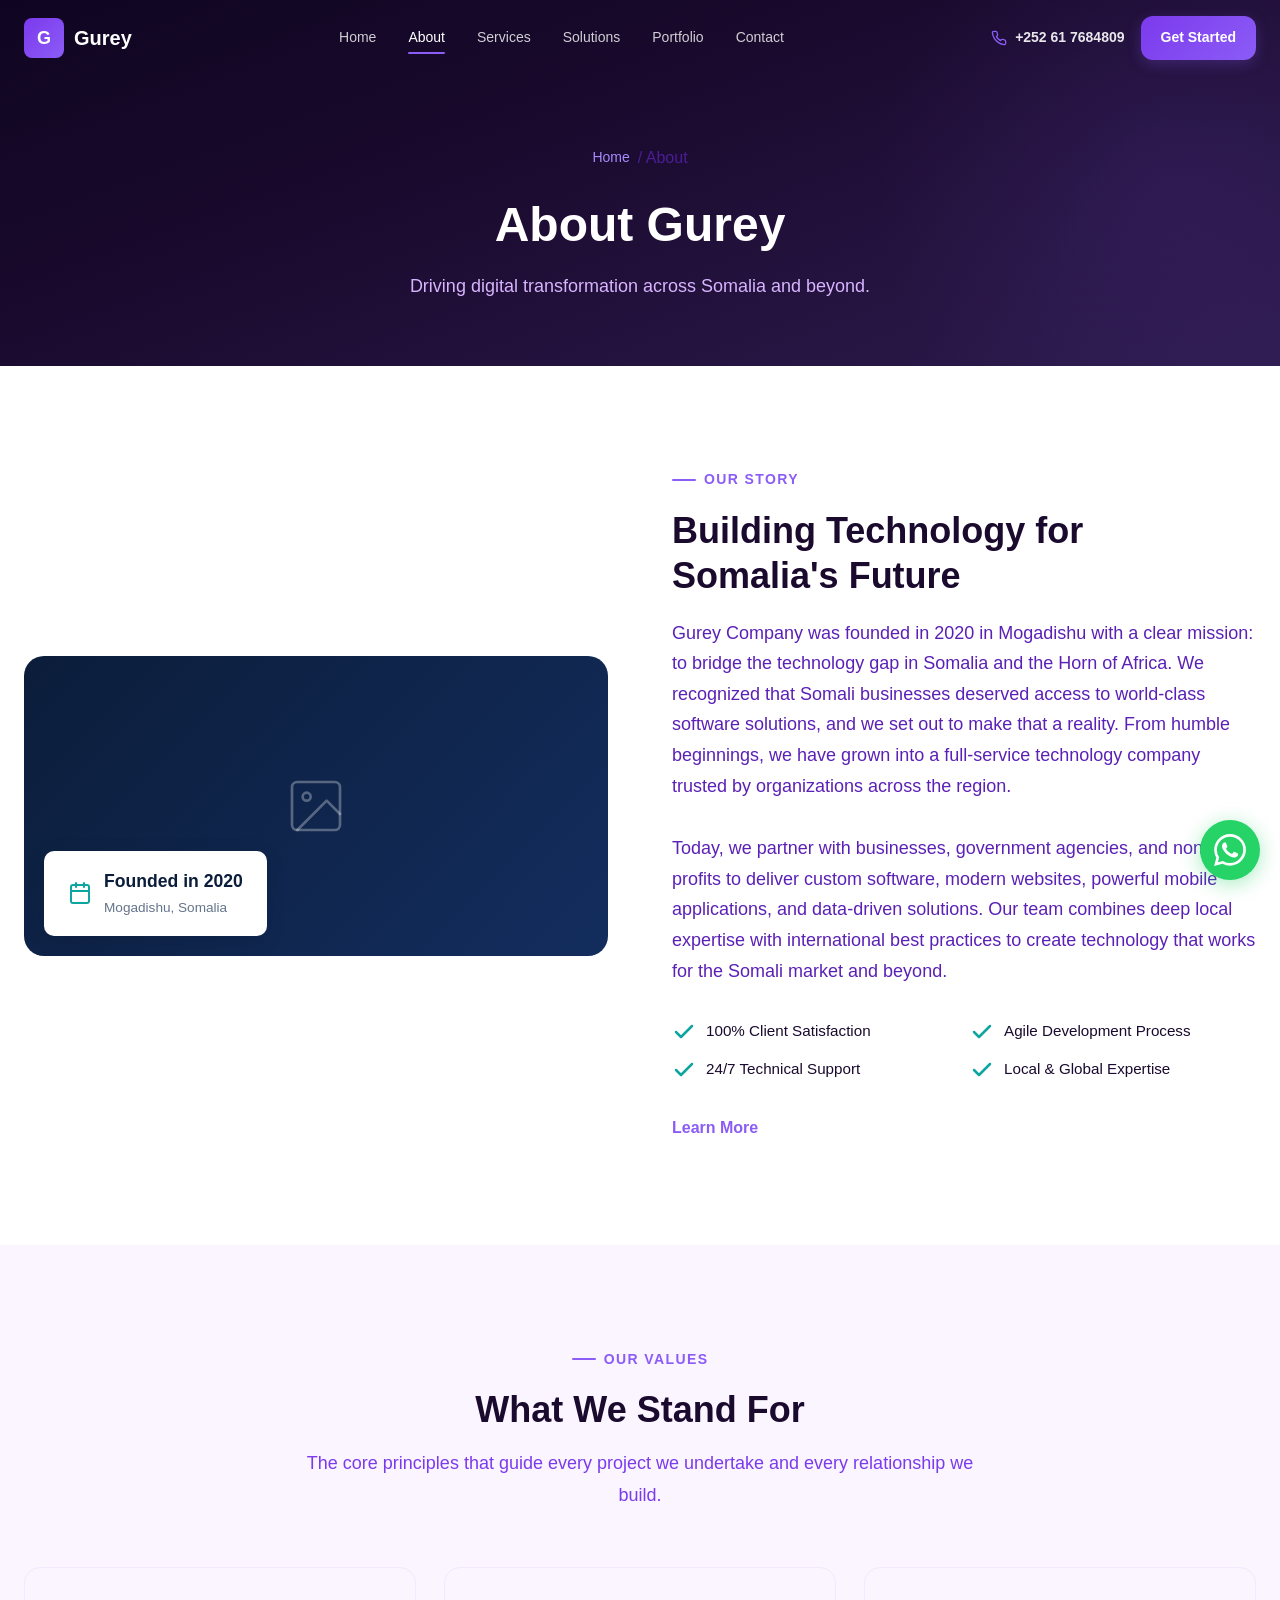
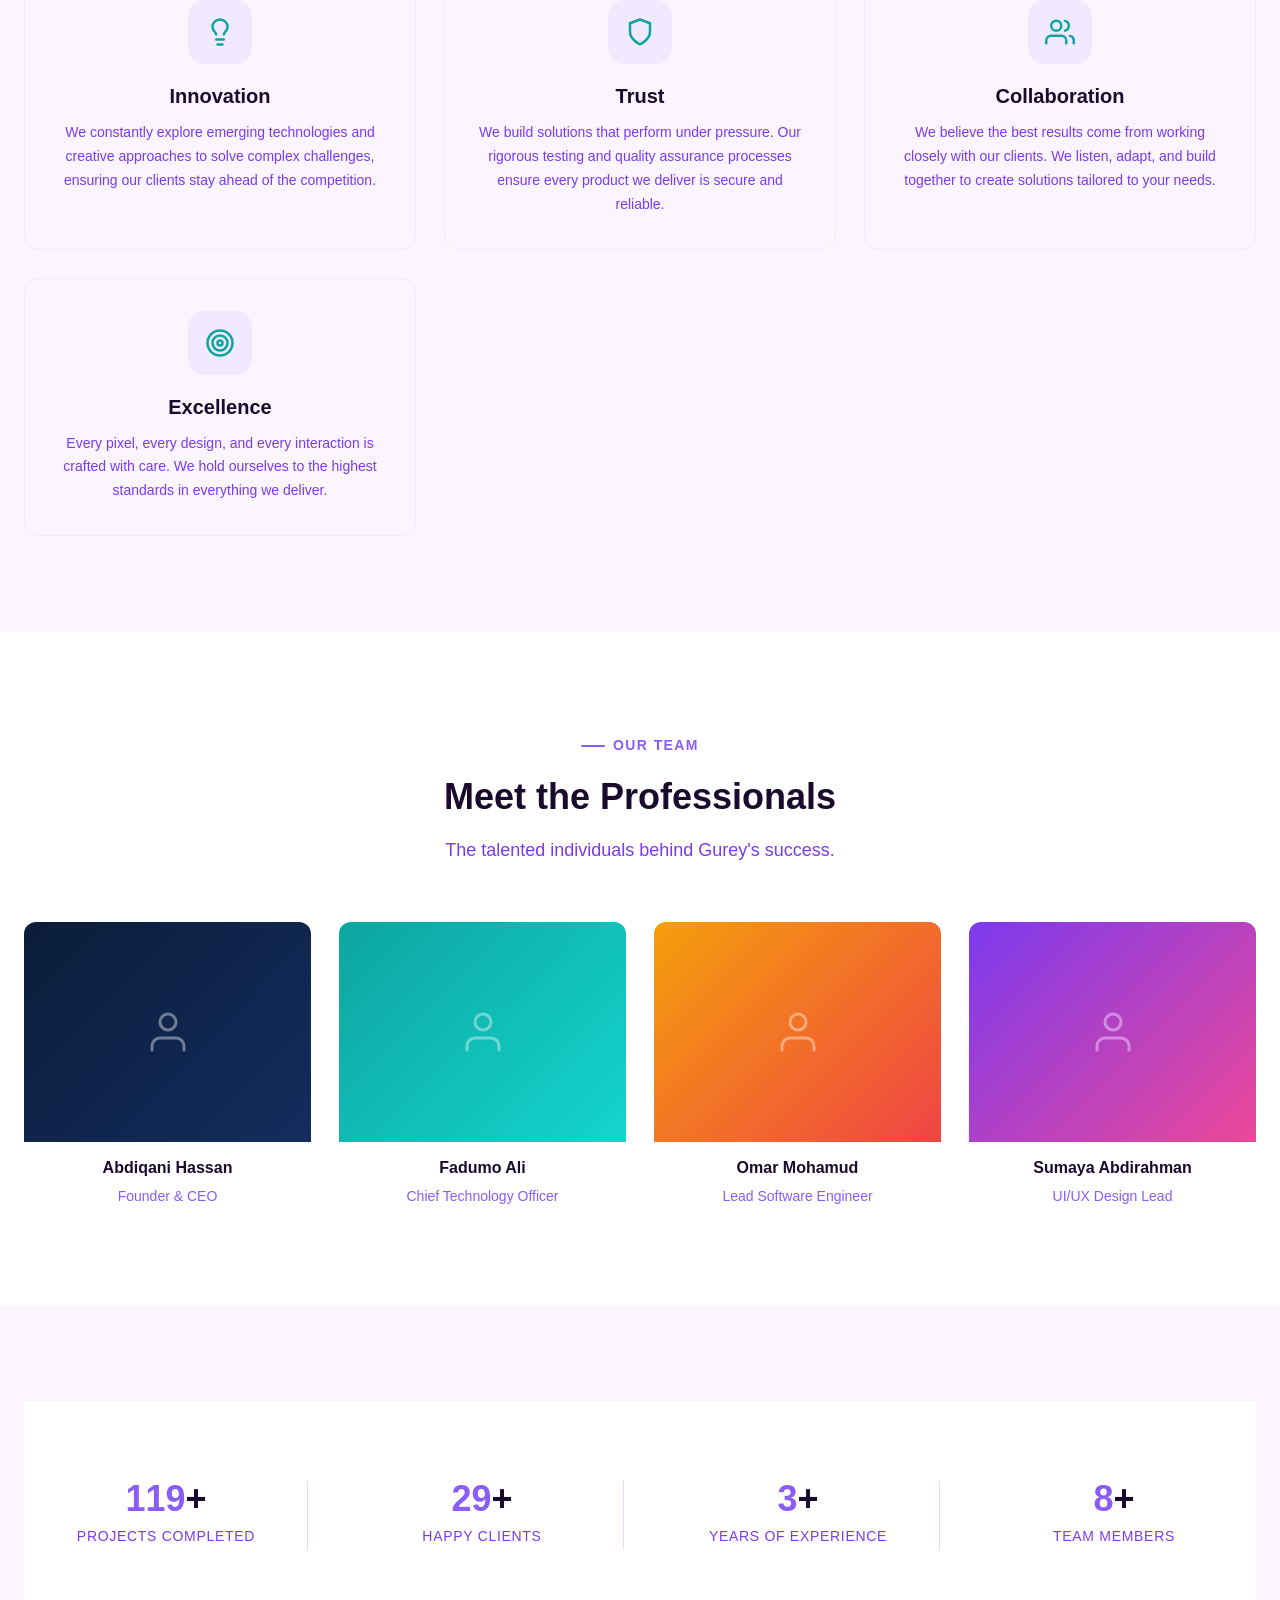
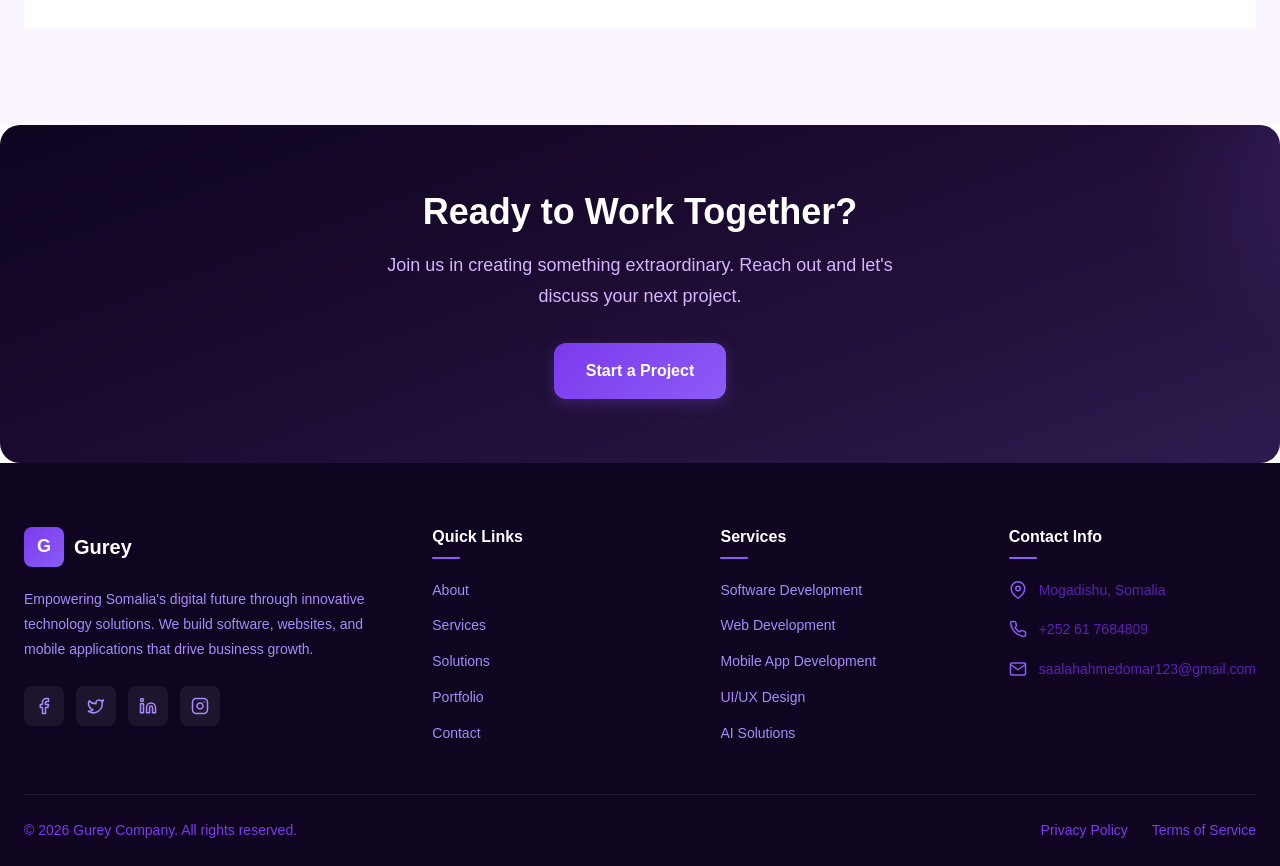
<file: about/index.html>
<!DOCTYPE html>
<html lang="en">
<head>
  <meta charset="UTF-8">
  <meta name="viewport" content="width=device-width, initial-scale=1.0">
  <title>About Us | Gurey Company</title>
  <meta name="description" content="Learn about Gurey Company - a leading technology company in Mogadishu, Somalia, delivering innovative software, web, and mobile solutions since 2020.">
  <link rel="stylesheet" href="../css/style.css">
</head>
<body>

  <header class="header">
    <div class="container">
      <a href="../index.html" class="logo"><div class="logo-icon">G</div>Gurey</a>
      <nav class="nav-links">
        <a href="../index.html">Home</a>
        <a href="about/" class="active">About</a>
        <a href="services/">Services</a>
        <a href="solutions/">Solutions</a>
        <a href="portfolio/">Portfolio</a>
        <a href="contact/">Contact</a>
      </nav>
      <div class="nav-cta">
        <a href="tel:+252617684809" class="nav-phone"><svg xmlns="http://www.w3.org/2000/svg" width="16" height="16" viewBox="0 0 24 24" fill="none" stroke="currentColor" stroke-width="2" stroke-linecap="round" stroke-linejoin="round"><path d="M22 16.92v3a2 2 0 0 1-2.18 2 19.79 19.79 0 0 1-8.63-3.07 19.5 19.5 0 0 1-6-6 19.79 19.79 0 0 1-3.07-8.67A2 2 0 0 1 4.11 2h3a2 2 0 0 1 2 1.72c.127.96.361 1.903.7 2.81a2 2 0 0 1-.45 2.11L8.09 9.91a16 16 0 0 0 6 6l1.27-1.27a2 2 0 0 1 2.11-.45c.907.339 1.85.573 2.81.7A2 2 0 0 1 22 16.92z"></path></svg>+252 61 7684809</a>
        <a href="contact/" class="btn btn-primary btn-sm">Get Started</a>
      </div>
      <div class="menu-toggle" aria-label="Toggle menu"><span></span><span></span><span></span></div>
    </div>
  </header>
  <div class="mobile-nav">
    <div class="mobile-nav-close">&times;</div>
    <a href="../index.html">Home</a><a href="about/">About</a><a href="services/">Services</a><a href="solutions/">Solutions</a><a href="portfolio/">Portfolio</a><a href="contact/">Contact</a>
  </div>

  <main>

    <section class="page-hero">
      <div class="container">
        <nav class="breadcrumb reveal">
          <a href="../index.html">Home</a> / About
        </nav>
        <h1 class="reveal reveal-delay-1">About Gurey</h1>
        <p class="reveal reveal-delay-2">Driving digital transformation across Somalia and beyond.</p>
      </div>
    </section>

    <section class="section">
      <div class="container">
        <div class="about-story-grid">
          <div class="about-image-wrapper reveal">
            <div class="about-image" style="width:100%;height:300px;background:linear-gradient(135deg,#0B1D3A,#132D5E);border-radius:12px;display:flex;align-items:center;justify-content:center;">
              <svg xmlns="http://www.w3.org/2000/svg" width="64" height="64" viewBox="0 0 24 24" fill="none" stroke="rgba(255,255,255,0.3)" stroke-width="1" stroke-linecap="round" stroke-linejoin="round"><rect x="3" y="3" width="18" height="18" rx="2" ry="2"></rect><circle cx="8.5" cy="8.5" r="1.5"></circle><polyline points="21 15 16 10 5 21"></polyline></svg>
            </div>
            <div style="position:absolute;bottom:20px;left:20px;background:#fff;padding:16px 24px;border-radius:10px;box-shadow:0 4px 20px rgba(0,0,0,0.1);display:flex;align-items:center;gap:12px;">
              <svg xmlns="http://www.w3.org/2000/svg" width="24" height="24" viewBox="0 0 24 24" fill="none" stroke="#0EA5A0" stroke-width="2" stroke-linecap="round" stroke-linejoin="round"><rect x="3" y="4" width="18" height="18" rx="2" ry="2"></rect><line x1="16" y1="2" x2="16" y2="6"></line><line x1="8" y1="2" x2="8" y2="6"></line><line x1="3" y1="10" x2="21" y2="10"></line></svg>
              <div>
                <div style="font-weight:700;font-size:1.1rem;color:#0B1D3A;">Founded in 2020</div>
                <div style="font-size:0.85rem;color:#64748b;">Mogadishu, Somalia</div>
              </div>
            </div>
          </div>
          <div class="about-content">
            <span class="section-label reveal">Our Story</span>
            <h2 class="reveal reveal-delay-1">Building Technology for Somalia's Future</h2>
            <p class="reveal reveal-delay-2">Gurey Company was founded in 2020 in Mogadishu with a clear mission: to bridge the technology gap in Somalia and the Horn of Africa. We recognized that Somali businesses deserved access to world-class software solutions, and we set out to make that a reality. From humble beginnings, we have grown into a full-service technology company trusted by organizations across the region.</p>
            <p class="reveal reveal-delay-3">Today, we partner with businesses, government agencies, and non-profits to deliver custom software, modern websites, powerful mobile applications, and data-driven solutions. Our team combines deep local expertise with international best practices to create technology that works for the Somali market and beyond.</p>
            <div class="about-features-grid reveal reveal-delay-4" style="display:grid;grid-template-columns:1fr 1fr;gap:12px;margin:24px 0;">
              <div class="about-feature" style="display:flex;align-items:center;gap:10px;">
                <svg class="about-feature-icon" xmlns="http://www.w3.org/2000/svg" width="20" height="20" viewBox="0 0 24 24" fill="none" stroke="#0EA5A0" stroke-width="2.5" stroke-linecap="round" stroke-linejoin="round"><polyline points="20 6 9 17 4 12"></polyline></svg>
                <span style="font-size:0.95rem;font-weight:500;">100% Client Satisfaction</span>
              </div>
              <div class="about-feature" style="display:flex;align-items:center;gap:10px;">
                <svg class="about-feature-icon" xmlns="http://www.w3.org/2000/svg" width="20" height="20" viewBox="0 0 24 24" fill="none" stroke="#0EA5A0" stroke-width="2.5" stroke-linecap="round" stroke-linejoin="round"><polyline points="20 6 9 17 4 12"></polyline></svg>
                <span style="font-size:0.95rem;font-weight:500;">Agile Development Process</span>
              </div>
              <div class="about-feature" style="display:flex;align-items:center;gap:10px;">
                <svg class="about-feature-icon" xmlns="http://www.w3.org/2000/svg" width="20" height="20" viewBox="0 0 24 24" fill="none" stroke="#0EA5A0" stroke-width="2.5" stroke-linecap="round" stroke-linejoin="round"><polyline points="20 6 9 17 4 12"></polyline></svg>
                <span style="font-size:0.95rem;font-weight:500;">24/7 Technical Support</span>
              </div>
              <div class="about-feature" style="display:flex;align-items:center;gap:10px;">
                <svg class="about-feature-icon" xmlns="http://www.w3.org/2000/svg" width="20" height="20" viewBox="0 0 24 24" fill="none" stroke="#0EA5A0" stroke-width="2.5" stroke-linecap="round" stroke-linejoin="round"><polyline points="20 6 9 17 4 12"></polyline></svg>
                <span style="font-size:0.95rem;font-weight:500;">Local &amp; Global Expertise</span>
              </div>
            </div>
            <a href="contact/" class="btn btn-ghost reveal reveal-delay-5">Learn More</a>
          </div>
        </div>
      </div>
    </section>

    <section class="section section-gray">
      <div class="container">
        <div class="section-header">
          <span class="section-label reveal">Our Values</span>
          <h2 class="reveal reveal-delay-1">What We Stand For</h2>
          <p class="reveal reveal-delay-2">The core principles that guide every project we undertake and every relationship we build.</p>
        </div>
        <div class="values-grid">
          <div class="value-card reveal reveal-delay-1">
            <div class="value-card-icon">
              <svg xmlns="http://www.w3.org/2000/svg" width="32" height="32" viewBox="0 0 24 24" fill="none" stroke="#0EA5A0" stroke-width="2" stroke-linecap="round" stroke-linejoin="round"><path d="M9 18h6"></path><path d="M10 22h4"></path><path d="M15.09 14c.18-.98.65-1.74 1.41-2.5A4.65 4.65 0 0 0 18 8 6 6 0 0 0 6 8c0 1 .23 2.23 1.5 3.5A4.61 4.61 0 0 1 8.91 14"></path></svg>
            </div>
            <h4>Innovation</h4>
            <p>We constantly explore emerging technologies and creative approaches to solve complex challenges, ensuring our clients stay ahead of the competition.</p>
          </div>
          <div class="value-card reveal reveal-delay-2">
            <div class="value-card-icon">
              <svg xmlns="http://www.w3.org/2000/svg" width="32" height="32" viewBox="0 0 24 24" fill="none" stroke="#0EA5A0" stroke-width="2" stroke-linecap="round" stroke-linejoin="round"><path d="M12 22s8-4 8-10V5l-8-3-8 3v7c0 6 8 10 8 10z"></path></svg>
            </div>
            <h4>Trust</h4>
            <p>We build solutions that perform under pressure. Our rigorous testing and quality assurance processes ensure every product we deliver is secure and reliable.</p>
          </div>
          <div class="value-card reveal reveal-delay-3">
            <div class="value-card-icon">
              <svg xmlns="http://www.w3.org/2000/svg" width="32" height="32" viewBox="0 0 24 24" fill="none" stroke="#0EA5A0" stroke-width="2" stroke-linecap="round" stroke-linejoin="round"><path d="M17 21v-2a4 4 0 0 0-4-4H5a4 4 0 0 0-4 4v2"></path><circle cx="9" cy="7" r="4"></circle><path d="M23 21v-2a4 4 0 0 0-3-3.87"></path><path d="M16 3.13a4 4 0 0 1 0 7.75"></path></svg>
            </div>
            <h4>Collaboration</h4>
            <p>We believe the best results come from working closely with our clients. We listen, adapt, and build together to create solutions tailored to your needs.</p>
          </div>
          <div class="value-card reveal reveal-delay-4">
            <div class="value-card-icon">
              <svg xmlns="http://www.w3.org/2000/svg" width="32" height="32" viewBox="0 0 24 24" fill="none" stroke="#0EA5A0" stroke-width="2" stroke-linecap="round" stroke-linejoin="round"><circle cx="12" cy="12" r="10"></circle><circle cx="12" cy="12" r="6"></circle><circle cx="12" cy="12" r="2"></circle></svg>
            </div>
            <h4>Excellence</h4>
            <p>Every pixel, every design, and every interaction is crafted with care. We hold ourselves to the highest standards in everything we deliver.</p>
          </div>
        </div>
      </div>
    </section>

    <section class="section">
      <div class="container">
        <div class="section-header">
          <span class="section-label reveal">Our Team</span>
          <h2 class="reveal reveal-delay-1">Meet the Professionals</h2>
          <p class="reveal reveal-delay-2">The talented individuals behind Gurey's success.</p>
        </div>
        <div class="team-grid">
          <div class="team-card reveal reveal-delay-1">
            <div class="team-card-image" style="width:100%;height:220px;background:linear-gradient(135deg,#0B1D3A,#132D5E);border-radius:12px 12px 0 0;display:flex;align-items:center;justify-content:center;">
              <svg xmlns="http://www.w3.org/2000/svg" width="48" height="48" viewBox="0 0 24 24" fill="none" stroke="rgba(255,255,255,0.4)" stroke-width="1.5" stroke-linecap="round" stroke-linejoin="round"><path d="M20 21v-2a4 4 0 0 0-4-4H8a4 4 0 0 0-4 4v2"></path><circle cx="12" cy="7" r="4"></circle></svg>
            </div>
            <h4>Abdiqani Hassan</h4>
            <span>Founder &amp; CEO</span>
          </div>
          <div class="team-card reveal reveal-delay-2">
            <div class="team-card-image" style="width:100%;height:220px;background:linear-gradient(135deg,#0EA5A0,#14D4CE);border-radius:12px 12px 0 0;display:flex;align-items:center;justify-content:center;">
              <svg xmlns="http://www.w3.org/2000/svg" width="48" height="48" viewBox="0 0 24 24" fill="none" stroke="rgba(255,255,255,0.4)" stroke-width="1.5" stroke-linecap="round" stroke-linejoin="round"><path d="M20 21v-2a4 4 0 0 0-4-4H8a4 4 0 0 0-4 4v2"></path><circle cx="12" cy="7" r="4"></circle></svg>
            </div>
            <h4>Fadumo Ali</h4>
            <span>Chief Technology Officer</span>
          </div>
          <div class="team-card reveal reveal-delay-3">
            <div class="team-card-image" style="width:100%;height:220px;background:linear-gradient(135deg,#F59E0B,#EF4444);border-radius:12px 12px 0 0;display:flex;align-items:center;justify-content:center;">
              <svg xmlns="http://www.w3.org/2000/svg" width="48" height="48" viewBox="0 0 24 24" fill="none" stroke="rgba(255,255,255,0.4)" stroke-width="1.5" stroke-linecap="round" stroke-linejoin="round"><path d="M20 21v-2a4 4 0 0 0-4-4H8a4 4 0 0 0-4 4v2"></path><circle cx="12" cy="7" r="4"></circle></svg>
            </div>
            <h4>Omar Mohamud</h4>
            <span>Lead Software Engineer</span>
          </div>
          <div class="team-card reveal reveal-delay-4">
            <div class="team-card-image" style="width:100%;height:220px;background:linear-gradient(135deg,#7C3AED,#EC4899);border-radius:12px 12px 0 0;display:flex;align-items:center;justify-content:center;">
              <svg xmlns="http://www.w3.org/2000/svg" width="48" height="48" viewBox="0 0 24 24" fill="none" stroke="rgba(255,255,255,0.4)" stroke-width="1.5" stroke-linecap="round" stroke-linejoin="round"><path d="M20 21v-2a4 4 0 0 0-4-4H8a4 4 0 0 0-4 4v2"></path><circle cx="12" cy="7" r="4"></circle></svg>
            </div>
            <h4>Sumaya Abdirahman</h4>
            <span>UI/UX Design Lead</span>
          </div>
        </div>
      </div>
    </section>

    <section class="section section-gray">
      <div class="container">
        <div class="stats">
          <div class="stats-grid">
            <div class="stat-item reveal reveal-delay-1">
              <div class="stat-number"><span data-count="200">0</span>+</div>
              <div class="stat-label">Projects Completed</div>
            </div>
            <div class="stat-item reveal reveal-delay-2">
              <div class="stat-number"><span data-count="50">0</span>+</div>
              <div class="stat-label">Happy Clients</div>
            </div>
            <div class="stat-item reveal reveal-delay-3">
              <div class="stat-number"><span data-count="6">0</span>+</div>
              <div class="stat-label">Years of Experience</div>
            </div>
            <div class="stat-item reveal reveal-delay-4">
              <div class="stat-number"><span data-count="15">0</span>+</div>
              <div class="stat-label">Team Members</div>
            </div>
          </div>
        </div>
      </div>
    </section>

    <section class="cta-banner">
      <div class="container">
        <h2 class="reveal">Ready to Work Together?</h2>
        <p class="reveal reveal-delay-1">Join us in creating something extraordinary. Reach out and let's discuss your next project.</p>
        <a href="contact/" class="btn btn-primary reveal reveal-delay-2">Start a Project</a>
      </div>
    </section>

  </main>

  <footer class="footer">
    <div class="container">
      <div class="footer-grid">
        <div class="footer-brand">
          <a href="../index.html" class="logo">
            <div class="logo-icon">G</div>
            Gurey
          </a>
          <p>Empowering Somalia's digital future through innovative technology solutions. We build software, websites, and mobile applications that drive business growth.</p>
          <div class="footer-social">
            <a href="#" aria-label="Facebook"><svg xmlns="http://www.w3.org/2000/svg" width="18" height="18" viewBox="0 0 24 24" fill="none" stroke="currentColor" stroke-width="2" stroke-linecap="round" stroke-linejoin="round"><path d="M18 2h-3a5 5 0 0 0-5 5v3H7v4h3v8h4v-8h3l1-4h-4V7a1 1 0 0 1 1-1h3z"></path></svg></a>
            <a href="#" aria-label="Twitter"><svg xmlns="http://www.w3.org/2000/svg" width="18" height="18" viewBox="0 0 24 24" fill="none" stroke="currentColor" stroke-width="2" stroke-linecap="round" stroke-linejoin="round"><path d="M22 4s-.7 2.1-2 3.4c1.6 10-9.4 17.3-18 11.6 2.2.1 4.4-.6 6-2C3 15.5.5 9.6 3 5c2.2 2.6 5.6 4.1 9 4-.9-4.2 4-6.6 7-3.8 1.1 0 3-1.2 3-1.2z"></path></svg></a>
            <a href="#" aria-label="LinkedIn"><svg xmlns="http://www.w3.org/2000/svg" width="18" height="18" viewBox="0 0 24 24" fill="none" stroke="currentColor" stroke-width="2" stroke-linecap="round" stroke-linejoin="round"><path d="M16 8a6 6 0 0 1 6 6v7h-4v-7a2 2 0 0 0-2-2 2 2 0 0 0-2 2v7h-4v-7a6 6 0 0 1 6-6z"></path><rect x="2" y="9" width="4" height="12"></rect><circle cx="4" cy="4" r="2"></circle></svg></a>
            <a href="#" aria-label="Instagram"><svg xmlns="http://www.w3.org/2000/svg" width="18" height="18" viewBox="0 0 24 24" fill="none" stroke="currentColor" stroke-width="2" stroke-linecap="round" stroke-linejoin="round"><rect x="2" y="2" width="20" height="20" rx="5" ry="5"></rect><path d="M16 11.37A4 4 0 1 1 12.63 8 4 4 0 0 1 16 11.37z"></path><line x1="17.5" y1="6.5" x2="17.51" y2="6.5"></line></svg></a>
          </div>
        </div>
        <div class="footer-col">
          <h4>Quick Links</h4>
          <ul>
            <li><a href="about/">About</a></li>
            <li><a href="services/">Services</a></li>
            <li><a href="solutions/">Solutions</a></li>
            <li><a href="portfolio/">Portfolio</a></li>
            <li><a href="contact/">Contact</a></li>
          </ul>
        </div>
        <div class="footer-col">
          <h4>Services</h4>
          <ul>
            <li><a href="services/">Software Development</a></li>
            <li><a href="services/">Web Development</a></li>
            <li><a href="services/">Mobile App Development</a></li>
            <li><a href="services/">UI/UX Design</a></li>
            <li><a href="services/">AI Solutions</a></li>
          </ul>
        </div>
        <div class="footer-col">
          <h4>Contact Info</h4>
          <div class="footer-contact-item">
            <svg xmlns="http://www.w3.org/2000/svg" width="18" height="18" viewBox="0 0 24 24" fill="none" stroke="currentColor" stroke-width="2" stroke-linecap="round" stroke-linejoin="round"><path d="M21 10c0 7-9 13-9 13s-9-6-9-13a9 9 0 0 1 18 0z"></path><circle cx="12" cy="10" r="3"></circle></svg>
            <p>Mogadishu, Somalia</p>
          </div>
          <div class="footer-contact-item">
            <svg xmlns="http://www.w3.org/2000/svg" width="18" height="18" viewBox="0 0 24 24" fill="none" stroke="currentColor" stroke-width="2" stroke-linecap="round" stroke-linejoin="round"><path d="M22 16.92v3a2 2 0 0 1-2.18 2 19.79 19.79 0 0 1-8.63-3.07 19.5 19.5 0 0 1-6-6 19.79 19.79 0 0 1-3.07-8.67A2 2 0 0 1 4.11 2h3a2 2 0 0 1 2 1.72c.127.96.361 1.903.7 2.81a2 2 0 0 1-.45 2.11L8.09 9.91a16 16 0 0 0 6 6l1.27-1.27a2 2 0 0 1 2.11-.45c.907.339 1.85.573 2.81.7A2 2 0 0 1 22 16.92z"></path></svg>
            <p>+252 61 7684809</p>
          </div>
          <div class="footer-contact-item">
            <svg xmlns="http://www.w3.org/2000/svg" width="18" height="18" viewBox="0 0 24 24" fill="none" stroke="currentColor" stroke-width="2" stroke-linecap="round" stroke-linejoin="round"><path d="M4 4h16c1.1 0 2 .9 2 2v12c0 1.1-.9 2-2 2H4c-1.1 0-2-.9-2-2V6c0-1.1.9-2 2-2z"></path><polyline points="22,6 12,13 2,6"></polyline></svg>
            <p>saalahahmedomar123@gmail.com</p>
          </div>
        </div>
      </div>
      <div class="footer-bottom">
        <p>&copy; 2026 Gurey Company. All rights reserved.</p>
        <div class="footer-bottom-links">
          <a href="#">Privacy Policy</a>
          <a href="#">Terms of Service</a>
        </div>
      </div>
    </div>
  </footer>

  <button class="back-to-top" aria-label="Back to top">
    <svg xmlns="http://www.w3.org/2000/svg" width="20" height="20" viewBox="0 0 24 24" fill="none" stroke="currentColor" stroke-width="2" stroke-linecap="round" stroke-linejoin="round"><polyline points="18 15 12 9 6 15"></polyline></svg>
  </button>

  <script src="../js/main.js"></script>
</body>
</html>
</file>
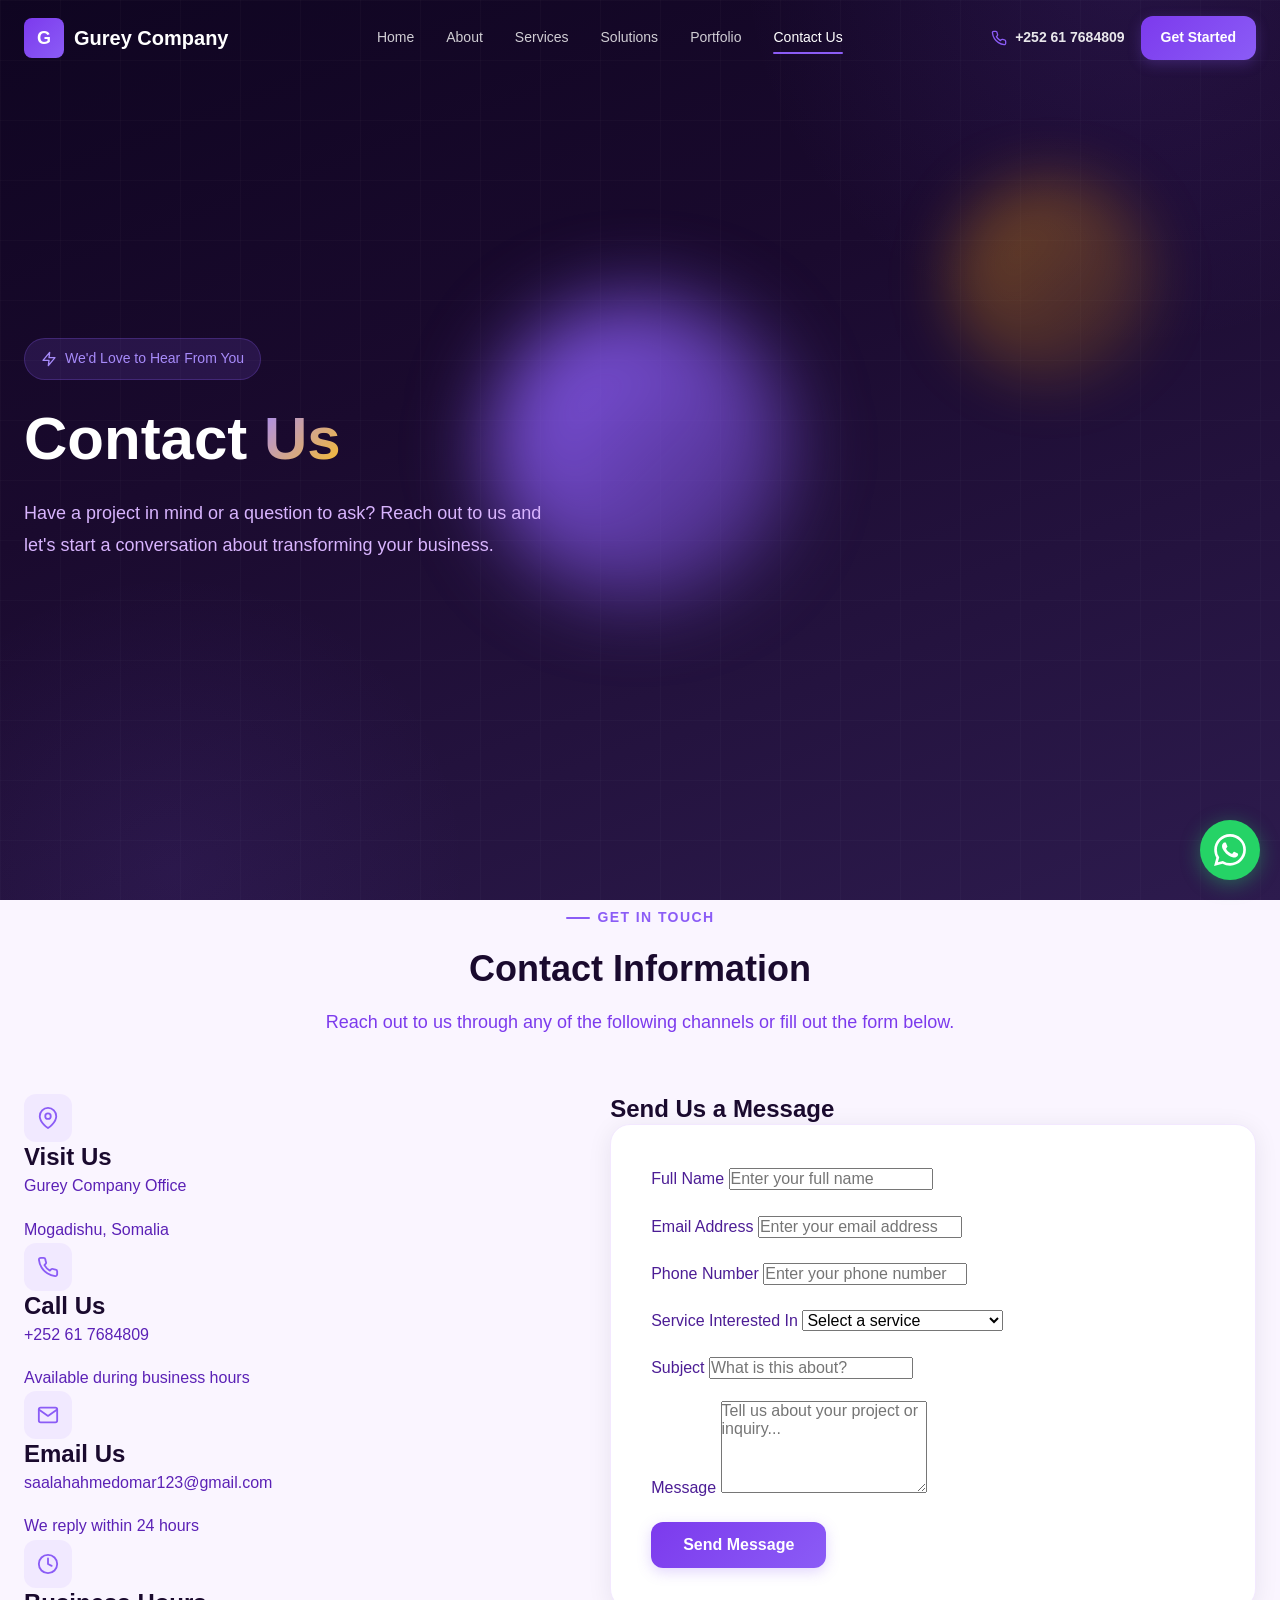
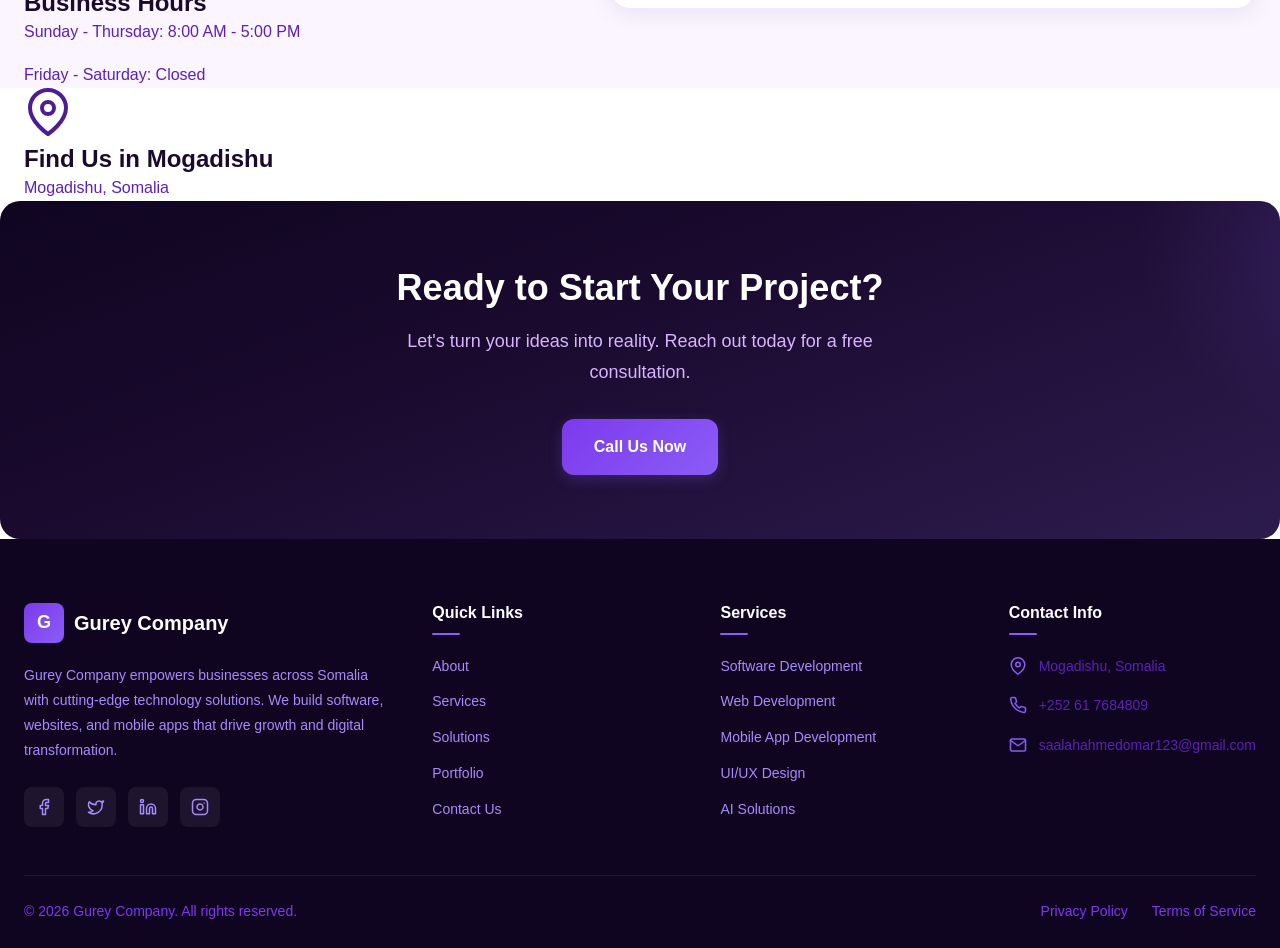
<file: contact/index.html>
<!DOCTYPE html>
<html lang="en">
<head>
  <meta charset="UTF-8">
  <meta name="viewport" content="width=device-width, initial-scale=1.0">
  <meta name="description" content="Gurey Company - Contact us for software development, web design, mobile apps, and IT solutions in Mogadishu, Somalia.">
  <title>Contact Us - Gurey Company</title>
  <link rel="stylesheet" href="../css/style.css">
</head>
<body>

  <header class="header">
    <div class="container">
      <a href="../index.html" class="logo">
        <div class="logo-icon">G</div>
        Gurey Company
      </a>
      <nav class="nav-links">
        <a href="../index.html">Home</a>
        <a href="../about/">About</a>
        <a href="../services/">Services</a>
        <a href="../solutions/">Solutions</a>
        <a href="../portfolio/">Portfolio</a>
        <a href="../contact/" class="active">Contact Us</a>
      </nav>
      <div class="nav-cta">
        <a href="tel:+252617684809" class="nav-phone">
          <svg xmlns="http://www.w3.org/2000/svg" width="16" height="16" viewBox="0 0 24 24" fill="none" stroke="currentColor" stroke-width="2" stroke-linecap="round" stroke-linejoin="round"><path d="M22 16.92v3a2 2 0 0 1-2.18 2 19.79 19.79 0 0 1-8.63-3.07 19.5 19.5 0 0 1-6-6 19.79 19.79 0 0 1-3.07-8.67A2 2 0 0 1 4.11 2h3a2 2 0 0 1 2 1.72c.127.96.361 1.903.7 2.81a2 2 0 0 1-.45 2.11L8.09 9.91a16 16 0 0 0 6 6l1.27-1.27a2 2 0 0 1 2.11-.45c.907.339 1.85.573 2.81.7A2 2 0 0 1 22 16.92z"></path></svg>
          +252 61 7684809
        </a>
        <a href="../contact/" class="btn btn-primary btn-sm">Get Started</a>
      </div>
      <div class="menu-toggle" aria-label="Toggle menu">
        <span></span><span></span><span></span>
      </div>
    </div>
  </header>

  <div class="mobile-nav">
    <div class="mobile-nav-close">&times;</div>
    <a href="../index.html">Home</a>
    <a href="../about/">About</a>
    <a href="../services/">Services</a>
    <a href="../solutions/">Solutions</a>
    <a href="../portfolio/">Portfolio</a>
    <a href="../contact/">Contact Us</a>
  </div>

  <main>
    <!-- Page Hero -->
    <section class="hero">
      <div class="hero-grid-pattern"></div>
      <div class="hero-orb hero-orb-1"></div>
      <div class="hero-orb hero-orb-2"></div>
      <div class="container">
        <div class="hero-content">
          <div class="hero-badge">
            <svg xmlns="http://www.w3.org/2000/svg" width="16" height="16" viewBox="0 0 24 24" fill="none" stroke="currentColor" stroke-width="2" stroke-linecap="round" stroke-linejoin="round"><polygon points="13 2 3 14 12 14 11 22 21 10 12 10 13 2"></polygon></svg>
            We'd Love to Hear From You
          </div>
          <h1>Contact <span>Us</span></h1>
          <p>Have a project in mind or a question to ask? Reach out to us and let's start a conversation about transforming your business.</p>
        </div>
      </div>
    </section>

    <!-- Contact Info + Form -->
    <section class="section-gray reveal">
      <div class="container">
        <div class="section-header">
          <span class="section-label">Get In Touch</span>
          <h2 class="section-title">Contact Information</h2>
          <p class="section-subtitle">Reach out to us through any of the following channels or fill out the form below.</p>
        </div>

        <div class="contact-grid">
          <!-- Contact Info Cards -->
          <div class="contact-info">
            <div class="contact-info-card reveal-delay-1">
              <div class="contact-info-icon">
                <svg xmlns="http://www.w3.org/2000/svg" width="28" height="28" viewBox="0 0 24 24" fill="none" stroke="currentColor" stroke-width="2" stroke-linecap="round" stroke-linejoin="round"><path d="M21 10c0 7-9 13-9 13s-9-6-9-13a9 9 0 0 1 18 0z"></path><circle cx="12" cy="10" r="3"></circle></svg>
              </div>
              <h3>Visit Us</h3>
              <p>Gurey Company Office</p>
              <p>Mogadishu, Somalia</p>
            </div>
            <div class="contact-info-card reveal-delay-2">
              <div class="contact-info-icon">
                <svg xmlns="http://www.w3.org/2000/svg" width="28" height="28" viewBox="0 0 24 24" fill="none" stroke="currentColor" stroke-width="2" stroke-linecap="round" stroke-linejoin="round"><path d="M22 16.92v3a2 2 0 0 1-2.18 2 19.79 19.79 0 0 1-8.63-3.07 19.5 19.5 0 0 1-6-6 19.79 19.79 0 0 1-3.07-8.67A2 2 0 0 1 4.11 2h3a2 2 0 0 1 2 1.72c.127.96.361 1.903.7 2.81a2 2 0 0 1-.45 2.11L8.09 9.91a16 16 0 0 0 6 6l1.27-1.27a2 2 0 0 1 2.11-.45c.907.339 1.85.573 2.81.7A2 2 0 0 1 22 16.92z"></path></svg>
              </div>
              <h3>Call Us</h3>
              <p>+252 61 7684809</p>
              <p>Available during business hours</p>
            </div>
            <div class="contact-info-card reveal-delay-3">
              <div class="contact-info-icon">
                <svg xmlns="http://www.w3.org/2000/svg" width="28" height="28" viewBox="0 0 24 24" fill="none" stroke="currentColor" stroke-width="2" stroke-linecap="round" stroke-linejoin="round"><path d="M4 4h16c1.1 0 2 .9 2 2v12c0 1.1-.9 2-2 2H4c-1.1 0-2-.9-2-2V6c0-1.1.9-2 2-2z"></path><polyline points="22,6 12,13 2,6"></polyline></svg>
              </div>
              <h3>Email Us</h3>
              <p>saalahahmedomar123@gmail.com</p>
              <p>We reply within 24 hours</p>
            </div>
            <div class="contact-info-card reveal-delay-4">
              <div class="contact-info-icon">
                <svg xmlns="http://www.w3.org/2000/svg" width="28" height="28" viewBox="0 0 24 24" fill="none" stroke="currentColor" stroke-width="2" stroke-linecap="round" stroke-linejoin="round"><circle cx="12" cy="12" r="10"></circle><polyline points="12 6 12 12 16 14"></polyline></svg>
              </div>
              <h3>Business Hours</h3>
              <p>Sunday - Thursday: 8:00 AM - 5:00 PM</p>
              <p>Friday - Saturday: Closed</p>
            </div>
          </div>

          <!-- Contact Form -->
          <div class="contact-form-wrapper reveal-delay-2">
            <h3>Send Us a Message</h3>
            <form class="contact-form" action="#" method="POST">
              <div class="form-group">
                <label for="full-name">Full Name</label>
                <input type="text" id="full-name" name="full_name" placeholder="Enter your full name" required>
              </div>
              <div class="form-group">
                <label for="email">Email Address</label>
                <input type="email" id="email" name="email" placeholder="Enter your email address" required>
              </div>
              <div class="form-group">
                <label for="phone">Phone Number</label>
                <input type="tel" id="phone" name="phone" placeholder="Enter your phone number">
              </div>
              <div class="form-group">
                <label for="service">Service Interested In</label>
                <select id="service" name="service">
                  <option value="">Select a service</option>
                  <option value="software">Software Development</option>
                  <option value="web">Web Development</option>
                  <option value="mobile">Mobile App Development</option>
                  <option value="uiux">UI/UX Design</option>
                  <option value="pos">POS Systems</option>
                  <option value="erp">ERP Solutions</option>
                  <option value="ai">AI Solutions</option>
                  <option value="hosting">Hosting & Domain</option>
                  <option value="other">Other</option>
                </select>
              </div>
              <div class="form-group">
                <label for="subject">Subject</label>
                <input type="text" id="subject" name="subject" placeholder="What is this about?" required>
              </div>
              <div class="form-group">
                <label for="message">Message</label>
                <textarea id="message" name="message" rows="5" placeholder="Tell us about your project or inquiry..." required></textarea>
              </div>
              <button type="submit" class="btn btn-primary">Send Message</button>
            </form>
          </div>
        </div>
      </div>
    </section>

    <!-- Map Placeholder -->
    <section class="section-map reveal">
      <div class="container">
        <div class="map-placeholder">
          <div class="map-overlay">
            <svg xmlns="http://www.w3.org/2000/svg" width="48" height="48" viewBox="0 0 24 24" fill="none" stroke="currentColor" stroke-width="2" stroke-linecap="round" stroke-linejoin="round"><path d="M21 10c0 7-9 13-9 13s-9-6-9-13a9 9 0 0 1 18 0z"></path><circle cx="12" cy="10" r="3"></circle></svg>
            <h3>Find Us in Mogadishu</h3>
            <p>Mogadishu, Somalia</p>
          </div>
        </div>
      </div>
    </section>

    <!-- CTA Banner -->
    <section class="cta-banner reveal">
      <div class="container">
        <h2>Ready to Start Your Project?</h2>
        <p>Let's turn your ideas into reality. Reach out today for a free consultation.</p>
        <a href="tel:+252617684809" class="btn btn-primary">Call Us Now</a>
      </div>
    </section>
  </main>

  <footer class="footer">
    <div class="container">
      <div class="footer-grid">
        <div class="footer-brand">
          <a href="../index.html" class="logo">
            <div class="logo-icon">G</div>
            Gurey Company
          </a>
          <p>Gurey Company empowers businesses across Somalia with cutting-edge technology solutions. We build software, websites, and mobile apps that drive growth and digital transformation.</p>
          <div class="footer-social">
            <a href="#" aria-label="Facebook"><svg xmlns="http://www.w3.org/2000/svg" width="18" height="18" viewBox="0 0 24 24" fill="none" stroke="currentColor" stroke-width="2" stroke-linecap="round" stroke-linejoin="round"><path d="M18 2h-3a5 5 0 0 0-5 5v3H7v4h3v8h4v-8h3l1-4h-4V7a1 1 0 0 1 1-1h3z"></path></svg></a>
            <a href="#" aria-label="Twitter"><svg xmlns="http://www.w3.org/2000/svg" width="18" height="18" viewBox="0 0 24 24" fill="none" stroke="currentColor" stroke-width="2" stroke-linecap="round" stroke-linejoin="round"><path d="M22 4s-.7 2.1-2 3.4c1.6 10-9.4 17.3-18 11.6 2.2.1 4.4-.6 6-2C3 15.5.5 9.6 3 5c2.2 2.6 5.6 4.1 9 4-.9-4.2 4-6.6 7-3.8 1.1 0 3-1.2 3-1.2z"></path></svg></a>
            <a href="#" aria-label="LinkedIn"><svg xmlns="http://www.w3.org/2000/svg" width="18" height="18" viewBox="0 0 24 24" fill="none" stroke="currentColor" stroke-width="2" stroke-linecap="round" stroke-linejoin="round"><path d="M16 8a6 6 0 0 1 6 6v7h-4v-7a2 2 0 0 0-2-2 2 2 0 0 0-2 2v7h-4v-7a6 6 0 0 1 6-6z"></path><rect x="2" y="9" width="4" height="12"></rect><circle cx="4" cy="4" r="2"></circle></svg></a>
            <a href="#" aria-label="Instagram"><svg xmlns="http://www.w3.org/2000/svg" width="18" height="18" viewBox="0 0 24 24" fill="none" stroke="currentColor" stroke-width="2" stroke-linecap="round" stroke-linejoin="round"><rect x="2" y="2" width="20" height="20" rx="5" ry="5"></rect><path d="M16 11.37A4 4 0 1 1 12.63 8 4 4 0 0 1 16 11.37z"></path><line x1="17.5" y1="6.5" x2="17.51" y2="6.5"></line></svg></a>
          </div>
        </div>
        <div class="footer-col">
          <h4>Quick Links</h4>
          <ul>
            <li><a href="../about/">About</a></li>
            <li><a href="../services/">Services</a></li>
            <li><a href="../solutions/">Solutions</a></li>
            <li><a href="../portfolio/">Portfolio</a></li>
            <li><a href="../contact/">Contact Us</a></li>
          </ul>
        </div>
        <div class="footer-col">
          <h4>Services</h4>
          <ul>
            <li><a href="../services/">Software Development</a></li>
            <li><a href="../services/">Web Development</a></li>
            <li><a href="../services/">Mobile App Development</a></li>
            <li><a href="../services/">UI/UX Design</a></li>
            <li><a href="../services/">AI Solutions</a></li>
          </ul>
        </div>
        <div class="footer-col">
          <h4>Contact Info</h4>
          <div class="footer-contact-item">
            <svg xmlns="http://www.w3.org/2000/svg" width="18" height="18" viewBox="0 0 24 24" fill="none" stroke="currentColor" stroke-width="2" stroke-linecap="round" stroke-linejoin="round"><path d="M21 10c0 7-9 13-9 13s-9-6-9-13a9 9 0 0 1 18 0z"></path><circle cx="12" cy="10" r="3"></circle></svg>
            <p>Mogadishu, Somalia</p>
          </div>
          <div class="footer-contact-item">
            <svg xmlns="http://www.w3.org/2000/svg" width="18" height="18" viewBox="0 0 24 24" fill="none" stroke="currentColor" stroke-width="2" stroke-linecap="round" stroke-linejoin="round"><path d="M22 16.92v3a2 2 0 0 1-2.18 2 19.79 19.79 0 0 1-8.63-3.07 19.5 19.5 0 0 1-6-6 19.79 19.79 0 0 1-3.07-8.67A2 2 0 0 1 4.11 2h3a2 2 0 0 1 2 1.72c.127.96.361 1.903.7 2.81a2 2 0 0 1-.45 2.11L8.09 9.91a16 16 0 0 0 6 6l1.27-1.27a2 2 0 0 1 2.11-.45c.907.339 1.85.573 2.81.7A2 2 0 0 1 22 16.92z"></path></svg>
            <p>+252 61 7684809</p>
          </div>
          <div class="footer-contact-item">
            <svg xmlns="http://www.w3.org/2000/svg" width="18" height="18" viewBox="0 0 24 24" fill="none" stroke="currentColor" stroke-width="2" stroke-linecap="round" stroke-linejoin="round"><path d="M4 4h16c1.1 0 2 .9 2 2v12c0 1.1-.9 2-2 2H4c-1.1 0-2-.9-2-2V6c0-1.1.9-2 2-2z"></path><polyline points="22,6 12,13 2,6"></polyline></svg>
            <p>saalahahmedomar123@gmail.com</p>
          </div>
        </div>
      </div>
      <div class="footer-bottom">
        <p>&copy; 2026 Gurey Company. All rights reserved.</p>
        <div class="footer-bottom-links">
          <a href="#">Privacy Policy</a>
          <a href="#">Terms of Service</a>
        </div>
      </div>
    </div>
  </footer>

  <button class="back-to-top" aria-label="Back to top">
    <svg xmlns="http://www.w3.org/2000/svg" width="20" height="20" viewBox="0 0 24 24" fill="none" stroke="currentColor" stroke-width="2" stroke-linecap="round" stroke-linejoin="round"><polyline points="18 15 12 9 6 15"></polyline></svg>
  </button>

  <script src="../js/main.js"></script>
</body>
</html>
</file>
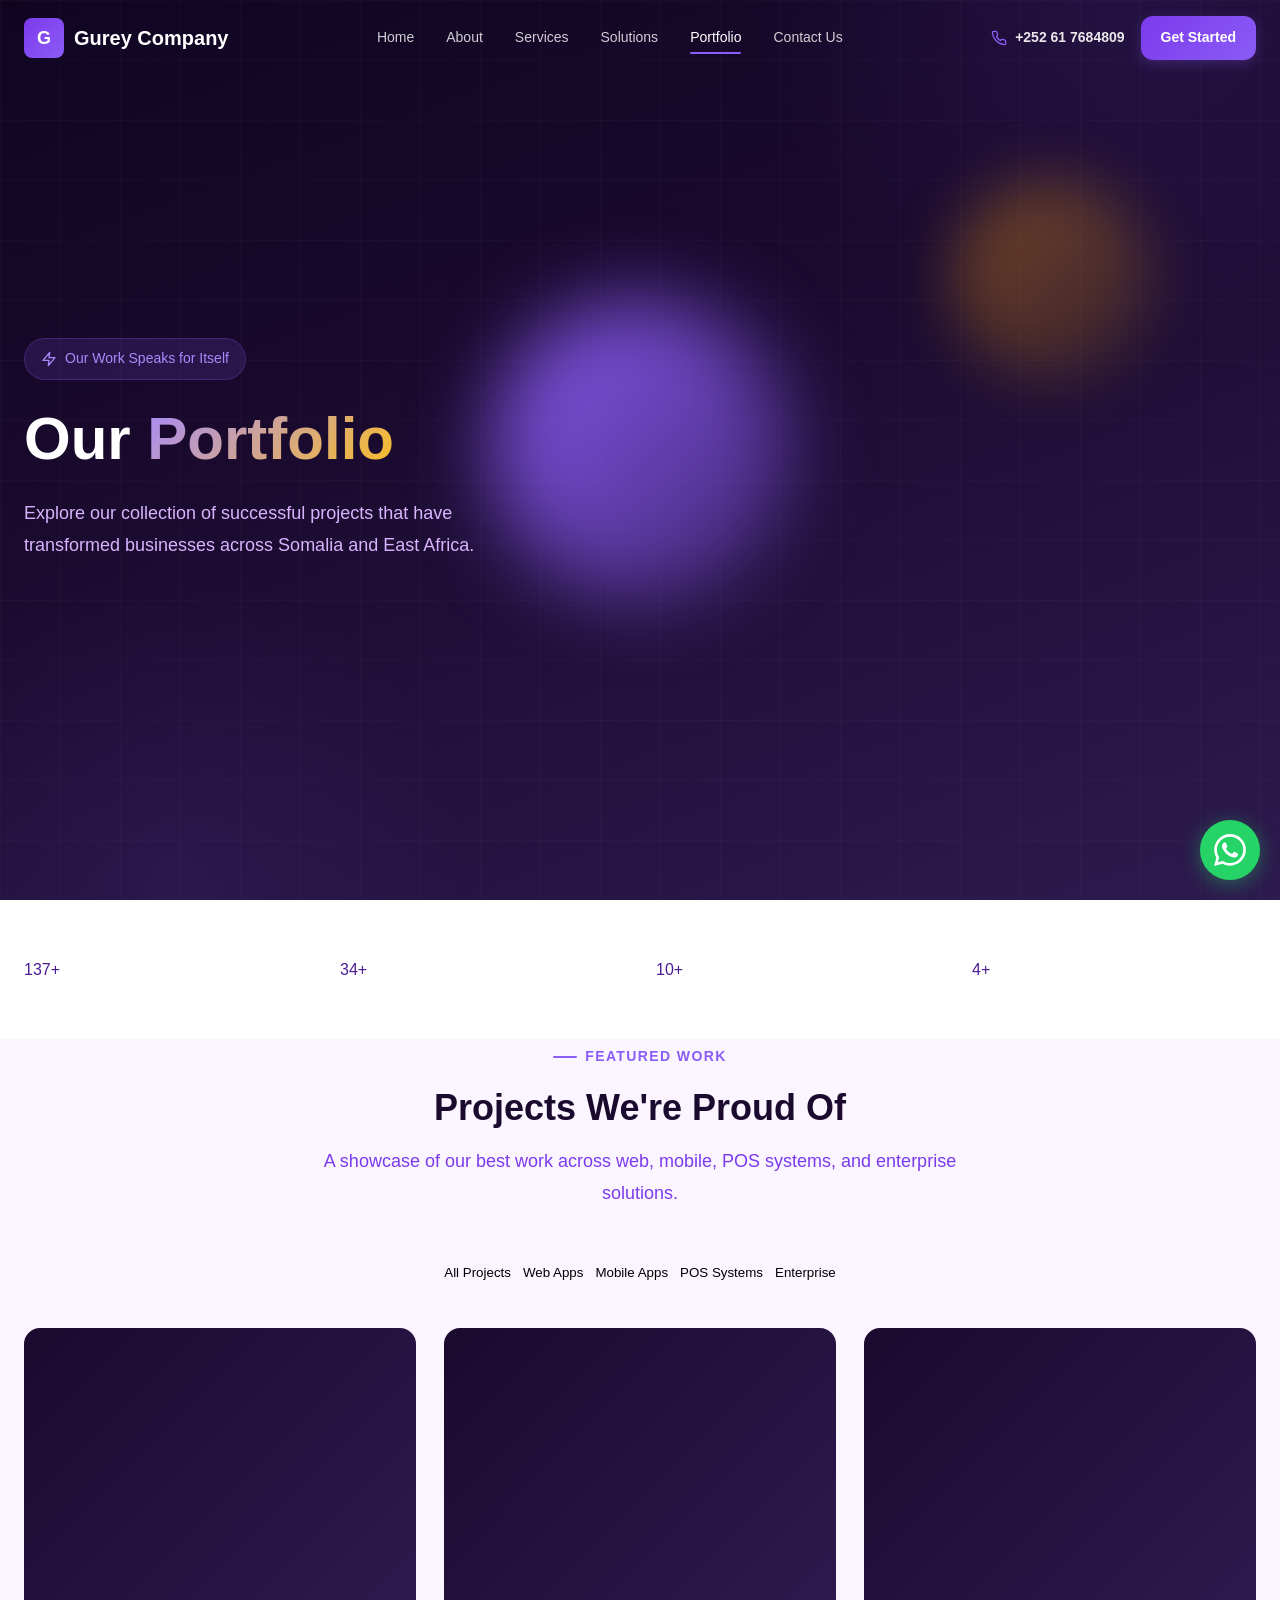
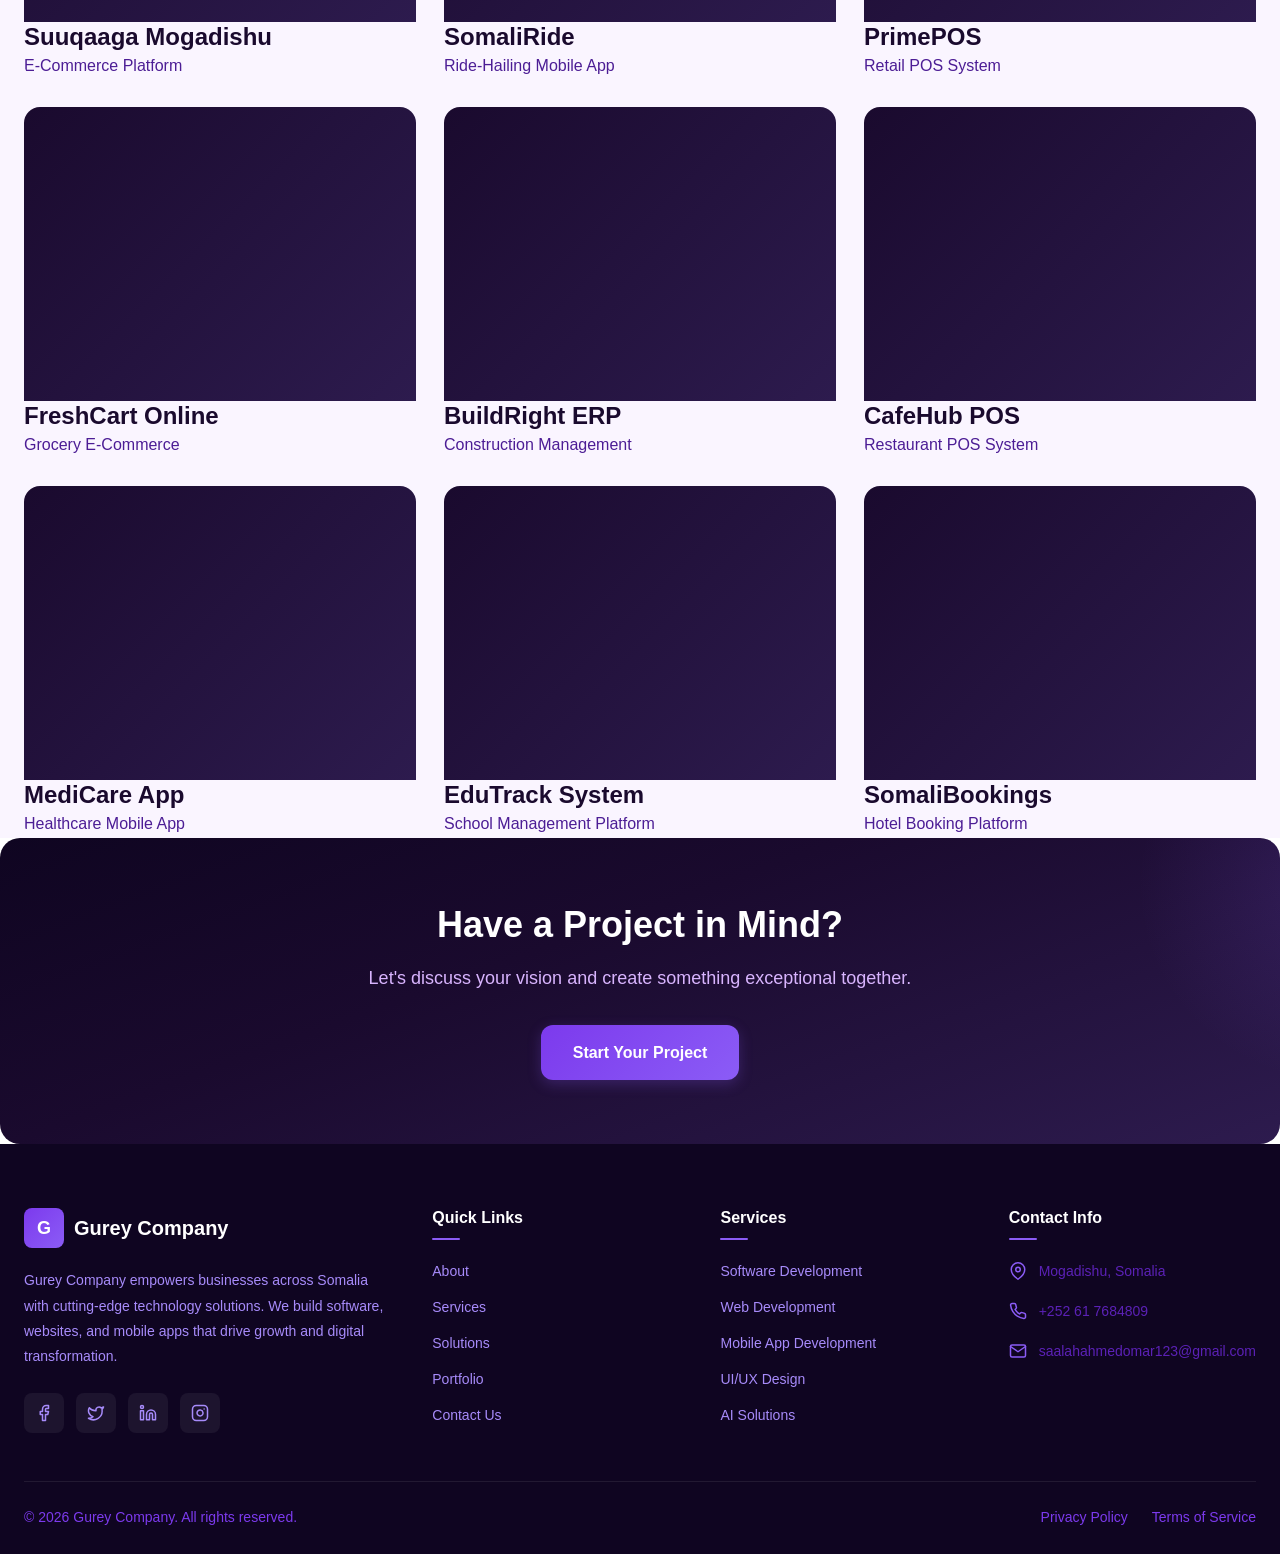
<file: portfolio/index.html>
<!DOCTYPE html>
<html lang="en">
<head>
  <meta charset="UTF-8">
  <meta name="viewport" content="width=device-width, initial-scale=1.0">
  <meta name="description" content="Gurey Company - Explore our portfolio of successful projects including web apps, mobile apps, POS systems, and enterprise solutions.">
  <title>Portfolio - Gurey Company</title>
  <link rel="stylesheet" href="../css/style.css">
</head>
<body>

  <header class="header">
    <div class="container">
      <a href="../index.html" class="logo">
        <div class="logo-icon">G</div>
        Gurey Company
      </a>
      <nav class="nav-links">
        <a href="../index.html">Home</a>
        <a href="../about/">About</a>
        <a href="../services/">Services</a>
        <a href="../solutions/">Solutions</a>
        <a href="../portfolio/" class="active">Portfolio</a>
        <a href="../contact/">Contact Us</a>
      </nav>
      <div class="nav-cta">
        <a href="tel:+252617684809" class="nav-phone">
          <svg xmlns="http://www.w3.org/2000/svg" width="16" height="16" viewBox="0 0 24 24" fill="none" stroke="currentColor" stroke-width="2" stroke-linecap="round" stroke-linejoin="round"><path d="M22 16.92v3a2 2 0 0 1-2.18 2 19.79 19.79 0 0 1-8.63-3.07 19.5 19.5 0 0 1-6-6 19.79 19.79 0 0 1-3.07-8.67A2 2 0 0 1 4.11 2h3a2 2 0 0 1 2 1.72c.127.96.361 1.903.7 2.81a2 2 0 0 1-.45 2.11L8.09 9.91a16 16 0 0 0 6 6l1.27-1.27a2 2 0 0 1 2.11-.45c.907.339 1.85.573 2.81.7A2 2 0 0 1 22 16.92z"></path></svg>
          +252 61 7684809
        </a>
        <a href="../contact/" class="btn btn-primary btn-sm">Get Started</a>
      </div>
      <div class="menu-toggle" aria-label="Toggle menu">
        <span></span><span></span><span></span>
      </div>
    </div>
  </header>

  <div class="mobile-nav">
    <div class="mobile-nav-close">&times;</div>
    <a href="../index.html">Home</a>
    <a href="../about/">About</a>
    <a href="../services/">Services</a>
    <a href="../solutions/">Solutions</a>
    <a href="../portfolio/">Portfolio</a>
    <a href="../contact/">Contact Us</a>
  </div>

  <main>
    <!-- Page Hero -->
    <section class="hero">
      <div class="hero-grid-pattern"></div>
      <div class="hero-orb hero-orb-1"></div>
      <div class="hero-orb hero-orb-2"></div>
      <div class="container">
        <div class="hero-content">
          <div class="hero-badge">
            <svg xmlns="http://www.w3.org/2000/svg" width="16" height="16" viewBox="0 0 24 24" fill="none" stroke="currentColor" stroke-width="2" stroke-linecap="round" stroke-linejoin="round"><polygon points="13 2 3 14 12 14 11 22 21 10 12 10 13 2"></polygon></svg>
            Our Work Speaks for Itself
          </div>
          <h1>Our <span>Portfolio</span></h1>
          <p>Explore our collection of successful projects that have transformed businesses across Somalia and East Africa.</p>
        </div>
      </div>
    </section>

    <!-- Stats -->
    <section class="stats reveal">
      <div class="container">
        <div class="stats-grid">
          <div class="stats-item" data-count="200" data-suffix="+">
            <span class="stats-number">200+</span>
            <span class="stats-label">Projects Completed</span>
          </div>
          <div class="stats-item" data-count="50" data-suffix="+">
            <span class="stats-number">50+</span>
            <span class="stats-label">Happy Clients</span>
          </div>
          <div class="stats-item" data-count="15" data-suffix="+">
            <span class="stats-number">15+</span>
            <span class="stats-label">Team Members</span>
          </div>
          <div class="stats-item" data-count="6" data-suffix="+">
            <span class="stats-number">6+</span>
            <span class="stats-label">Years of Experience</span>
          </div>
        </div>
      </div>
    </section>

    <!-- Filter Buttons + Portfolio Grid -->
    <section class="section-gray reveal">
      <div class="container">
        <div class="section-header">
          <span class="section-label">Featured Work</span>
          <h2 class="section-title">Projects We're Proud Of</h2>
          <p class="section-subtitle">A showcase of our best work across web, mobile, POS systems, and enterprise solutions.</p>
        </div>

        <div class="portfolio-filter">
          <button class="filter-btn active" data-filter="all">All Projects</button>
          <button class="filter-btn" data-filter="web">Web Apps</button>
          <button class="filter-btn" data-filter="mobile">Mobile Apps</button>
          <button class="filter-btn" data-filter="pos">POS Systems</button>
          <button class="filter-btn" data-filter="enterprise">Enterprise</button>
        </div>

        <div class="portfolio-grid">
          <div class="portfolio-card reveal-delay-1" data-category="web">
            <div class="portfolio-card-image">
              <div class="portfolio-placeholder" style="background: linear-gradient(135deg, #667eea, #764ba2);"></div>
              <div class="portfolio-card-overlay">
                <a href="../contact/" class="btn btn-primary btn-sm">View Details</a>
              </div>
            </div>
            <div class="portfolio-card-info">
              <h3>Suuqaaga Mogadishu</h3>
              <span>E-Commerce Platform</span>
            </div>
          </div>
          <div class="portfolio-card reveal-delay-2" data-category="mobile">
            <div class="portfolio-card-image">
              <div class="portfolio-placeholder" style="background: linear-gradient(135deg, #f093fb, #f5576c);"></div>
              <div class="portfolio-card-overlay">
                <a href="../contact/" class="btn btn-primary btn-sm">View Details</a>
              </div>
            </div>
            <div class="portfolio-card-info">
              <h3>SomaliRide</h3>
              <span>Ride-Hailing Mobile App</span>
            </div>
          </div>
          <div class="portfolio-card reveal-delay-3" data-category="pos">
            <div class="portfolio-card-image">
              <div class="portfolio-placeholder" style="background: linear-gradient(135deg, #4facfe, #00f2fe);"></div>
              <div class="portfolio-card-overlay">
                <a href="../contact/" class="btn btn-primary btn-sm">View Details</a>
              </div>
            </div>
            <div class="portfolio-card-info">
              <h3>PrimePOS</h3>
              <span>Retail POS System</span>
            </div>
          </div>
          <div class="portfolio-card reveal-delay-1" data-category="web">
            <div class="portfolio-card-image">
              <div class="portfolio-placeholder" style="background: linear-gradient(135deg, #43e97b, #38f9d7);"></div>
              <div class="portfolio-card-overlay">
                <a href="../contact/" class="btn btn-primary btn-sm">View Details</a>
              </div>
            </div>
            <div class="portfolio-card-info">
              <h3>FreshCart Online</h3>
              <span>Grocery E-Commerce</span>
            </div>
          </div>
          <div class="portfolio-card reveal-delay-2" data-category="enterprise">
            <div class="portfolio-card-image">
              <div class="portfolio-placeholder" style="background: linear-gradient(135deg, #fa709a, #fee140);"></div>
              <div class="portfolio-card-overlay">
                <a href="../contact/" class="btn btn-primary btn-sm">View Details</a>
              </div>
            </div>
            <div class="portfolio-card-info">
              <h3>BuildRight ERP</h3>
              <span>Construction Management</span>
            </div>
          </div>
          <div class="portfolio-card reveal-delay-3" data-category="pos">
            <div class="portfolio-card-image">
              <div class="portfolio-placeholder" style="background: linear-gradient(135deg, #a18cd1, #fbc2eb);"></div>
              <div class="portfolio-card-overlay">
                <a href="../contact/" class="btn btn-primary btn-sm">View Details</a>
              </div>
            </div>
            <div class="portfolio-card-info">
              <h3>CafeHub POS</h3>
              <span>Restaurant POS System</span>
            </div>
          </div>
          <div class="portfolio-card reveal-delay-1" data-category="mobile">
            <div class="portfolio-card-image">
              <div class="portfolio-placeholder" style="background: linear-gradient(135deg, #ffecd2, #fcb69f);"></div>
              <div class="portfolio-card-overlay">
                <a href="../contact/" class="btn btn-primary btn-sm">View Details</a>
              </div>
            </div>
            <div class="portfolio-card-info">
              <h3>MediCare App</h3>
              <span>Healthcare Mobile App</span>
            </div>
          </div>
          <div class="portfolio-card reveal-delay-2" data-category="enterprise">
            <div class="portfolio-card-image">
              <div class="portfolio-placeholder" style="background: linear-gradient(135deg, #89f7fe, #66a6ff);"></div>
              <div class="portfolio-card-overlay">
                <a href="../contact/" class="btn btn-primary btn-sm">View Details</a>
              </div>
            </div>
            <div class="portfolio-card-info">
              <h3>EduTrack System</h3>
              <span>School Management Platform</span>
            </div>
          </div>
          <div class="portfolio-card reveal-delay-3" data-category="web">
            <div class="portfolio-card-image">
              <div class="portfolio-placeholder" style="background: linear-gradient(135deg, #d4fc79, #96e6a1);"></div>
              <div class="portfolio-card-overlay">
                <a href="../contact/" class="btn btn-primary btn-sm">View Details</a>
              </div>
            </div>
            <div class="portfolio-card-info">
              <h3>SomaliBookings</h3>
              <span>Hotel Booking Platform</span>
            </div>
          </div>
        </div>
      </div>
    </section>

    <!-- CTA Banner -->
    <section class="cta-banner reveal">
      <div class="container">
        <h2>Have a Project in Mind?</h2>
        <p>Let's discuss your vision and create something exceptional together.</p>
        <a href="../contact/" class="btn btn-primary">Start Your Project</a>
      </div>
    </section>
  </main>

  <footer class="footer">
    <div class="container">
      <div class="footer-grid">
        <div class="footer-brand">
          <a href="../index.html" class="logo">
            <div class="logo-icon">G</div>
            Gurey Company
          </a>
          <p>Gurey Company empowers businesses across Somalia with cutting-edge technology solutions. We build software, websites, and mobile apps that drive growth and digital transformation.</p>
          <div class="footer-social">
            <a href="#" aria-label="Facebook"><svg xmlns="http://www.w3.org/2000/svg" width="18" height="18" viewBox="0 0 24 24" fill="none" stroke="currentColor" stroke-width="2" stroke-linecap="round" stroke-linejoin="round"><path d="M18 2h-3a5 5 0 0 0-5 5v3H7v4h3v8h4v-8h3l1-4h-4V7a1 1 0 0 1 1-1h3z"></path></svg></a>
            <a href="#" aria-label="Twitter"><svg xmlns="http://www.w3.org/2000/svg" width="18" height="18" viewBox="0 0 24 24" fill="none" stroke="currentColor" stroke-width="2" stroke-linecap="round" stroke-linejoin="round"><path d="M22 4s-.7 2.1-2 3.4c1.6 10-9.4 17.3-18 11.6 2.2.1 4.4-.6 6-2C3 15.5.5 9.6 3 5c2.2 2.6 5.6 4.1 9 4-.9-4.2 4-6.6 7-3.8 1.1 0 3-1.2 3-1.2z"></path></svg></a>
            <a href="#" aria-label="LinkedIn"><svg xmlns="http://www.w3.org/2000/svg" width="18" height="18" viewBox="0 0 24 24" fill="none" stroke="currentColor" stroke-width="2" stroke-linecap="round" stroke-linejoin="round"><path d="M16 8a6 6 0 0 1 6 6v7h-4v-7a2 2 0 0 0-2-2 2 2 0 0 0-2 2v7h-4v-7a6 6 0 0 1 6-6z"></path><rect x="2" y="9" width="4" height="12"></rect><circle cx="4" cy="4" r="2"></circle></svg></a>
            <a href="#" aria-label="Instagram"><svg xmlns="http://www.w3.org/2000/svg" width="18" height="18" viewBox="0 0 24 24" fill="none" stroke="currentColor" stroke-width="2" stroke-linecap="round" stroke-linejoin="round"><rect x="2" y="2" width="20" height="20" rx="5" ry="5"></rect><path d="M16 11.37A4 4 0 1 1 12.63 8 4 4 0 0 1 16 11.37z"></path><line x1="17.5" y1="6.5" x2="17.51" y2="6.5"></line></svg></a>
          </div>
        </div>
        <div class="footer-col">
          <h4>Quick Links</h4>
          <ul>
            <li><a href="../about/">About</a></li>
            <li><a href="../services/">Services</a></li>
            <li><a href="../solutions/">Solutions</a></li>
            <li><a href="../portfolio/">Portfolio</a></li>
            <li><a href="../contact/">Contact Us</a></li>
          </ul>
        </div>
        <div class="footer-col">
          <h4>Services</h4>
          <ul>
            <li><a href="../services/">Software Development</a></li>
            <li><a href="../services/">Web Development</a></li>
            <li><a href="../services/">Mobile App Development</a></li>
            <li><a href="../services/">UI/UX Design</a></li>
            <li><a href="../services/">AI Solutions</a></li>
          </ul>
        </div>
        <div class="footer-col">
          <h4>Contact Info</h4>
          <div class="footer-contact-item">
            <svg xmlns="http://www.w3.org/2000/svg" width="18" height="18" viewBox="0 0 24 24" fill="none" stroke="currentColor" stroke-width="2" stroke-linecap="round" stroke-linejoin="round"><path d="M21 10c0 7-9 13-9 13s-9-6-9-13a9 9 0 0 1 18 0z"></path><circle cx="12" cy="10" r="3"></circle></svg>
            <p>Mogadishu, Somalia</p>
          </div>
          <div class="footer-contact-item">
            <svg xmlns="http://www.w3.org/2000/svg" width="18" height="18" viewBox="0 0 24 24" fill="none" stroke="currentColor" stroke-width="2" stroke-linecap="round" stroke-linejoin="round"><path d="M22 16.92v3a2 2 0 0 1-2.18 2 19.79 19.79 0 0 1-8.63-3.07 19.5 19.5 0 0 1-6-6 19.79 19.79 0 0 1-3.07-8.67A2 2 0 0 1 4.11 2h3a2 2 0 0 1 2 1.72c.127.96.361 1.903.7 2.81a2 2 0 0 1-.45 2.11L8.09 9.91a16 16 0 0 0 6 6l1.27-1.27a2 2 0 0 1 2.11-.45c.907.339 1.85.573 2.81.7A2 2 0 0 1 22 16.92z"></path></svg>
            <p>+252 61 7684809</p>
          </div>
          <div class="footer-contact-item">
            <svg xmlns="http://www.w3.org/2000/svg" width="18" height="18" viewBox="0 0 24 24" fill="none" stroke="currentColor" stroke-width="2" stroke-linecap="round" stroke-linejoin="round"><path d="M4 4h16c1.1 0 2 .9 2 2v12c0 1.1-.9 2-2 2H4c-1.1 0-2-.9-2-2V6c0-1.1.9-2 2-2z"></path><polyline points="22,6 12,13 2,6"></polyline></svg>
            <p>saalahahmedomar123@gmail.com</p>
          </div>
        </div>
      </div>
      <div class="footer-bottom">
        <p>&copy; 2026 Gurey Company. All rights reserved.</p>
        <div class="footer-bottom-links">
          <a href="#">Privacy Policy</a>
          <a href="#">Terms of Service</a>
        </div>
      </div>
    </div>
  </footer>

  <button class="back-to-top" aria-label="Back to top">
    <svg xmlns="http://www.w3.org/2000/svg" width="20" height="20" viewBox="0 0 24 24" fill="none" stroke="currentColor" stroke-width="2" stroke-linecap="round" stroke-linejoin="round"><polyline points="18 15 12 9 6 15"></polyline></svg>
  </button>

  <script src="../js/main.js"></script>
</body>
</html>
</file>
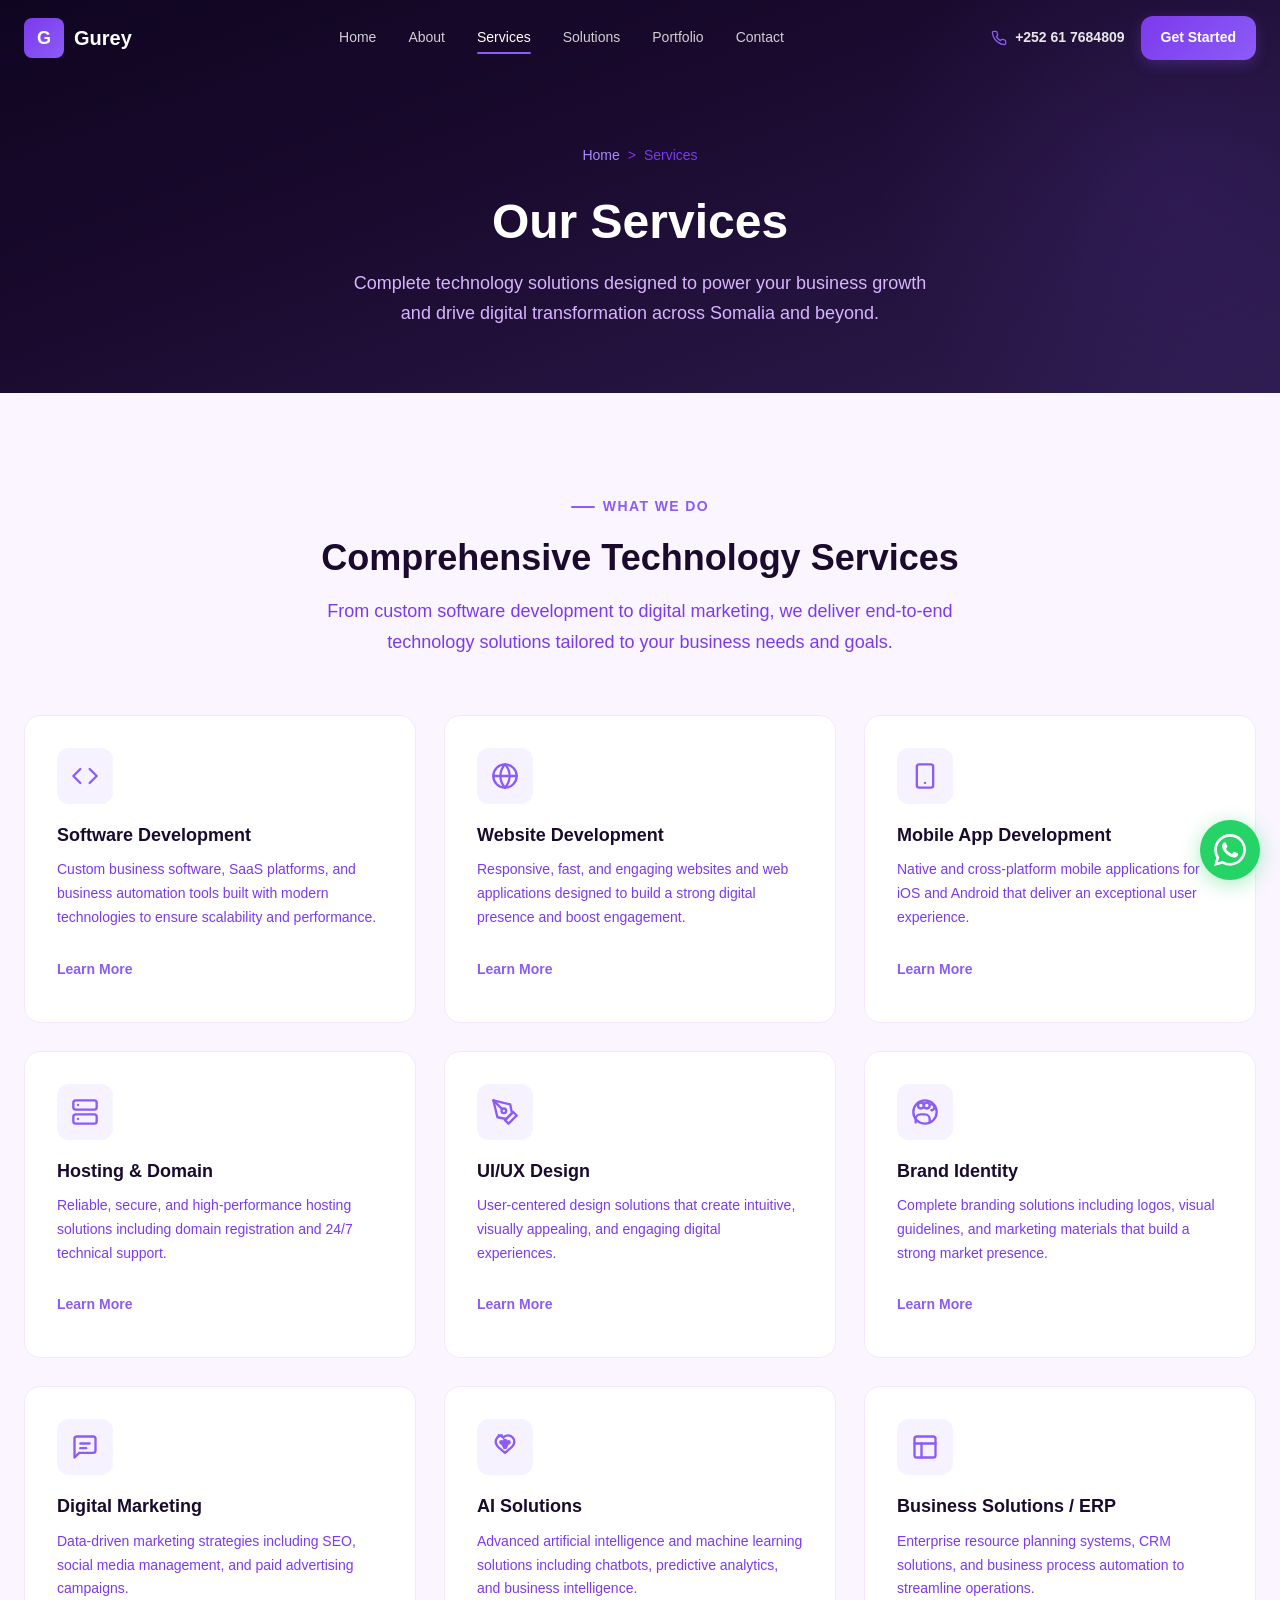
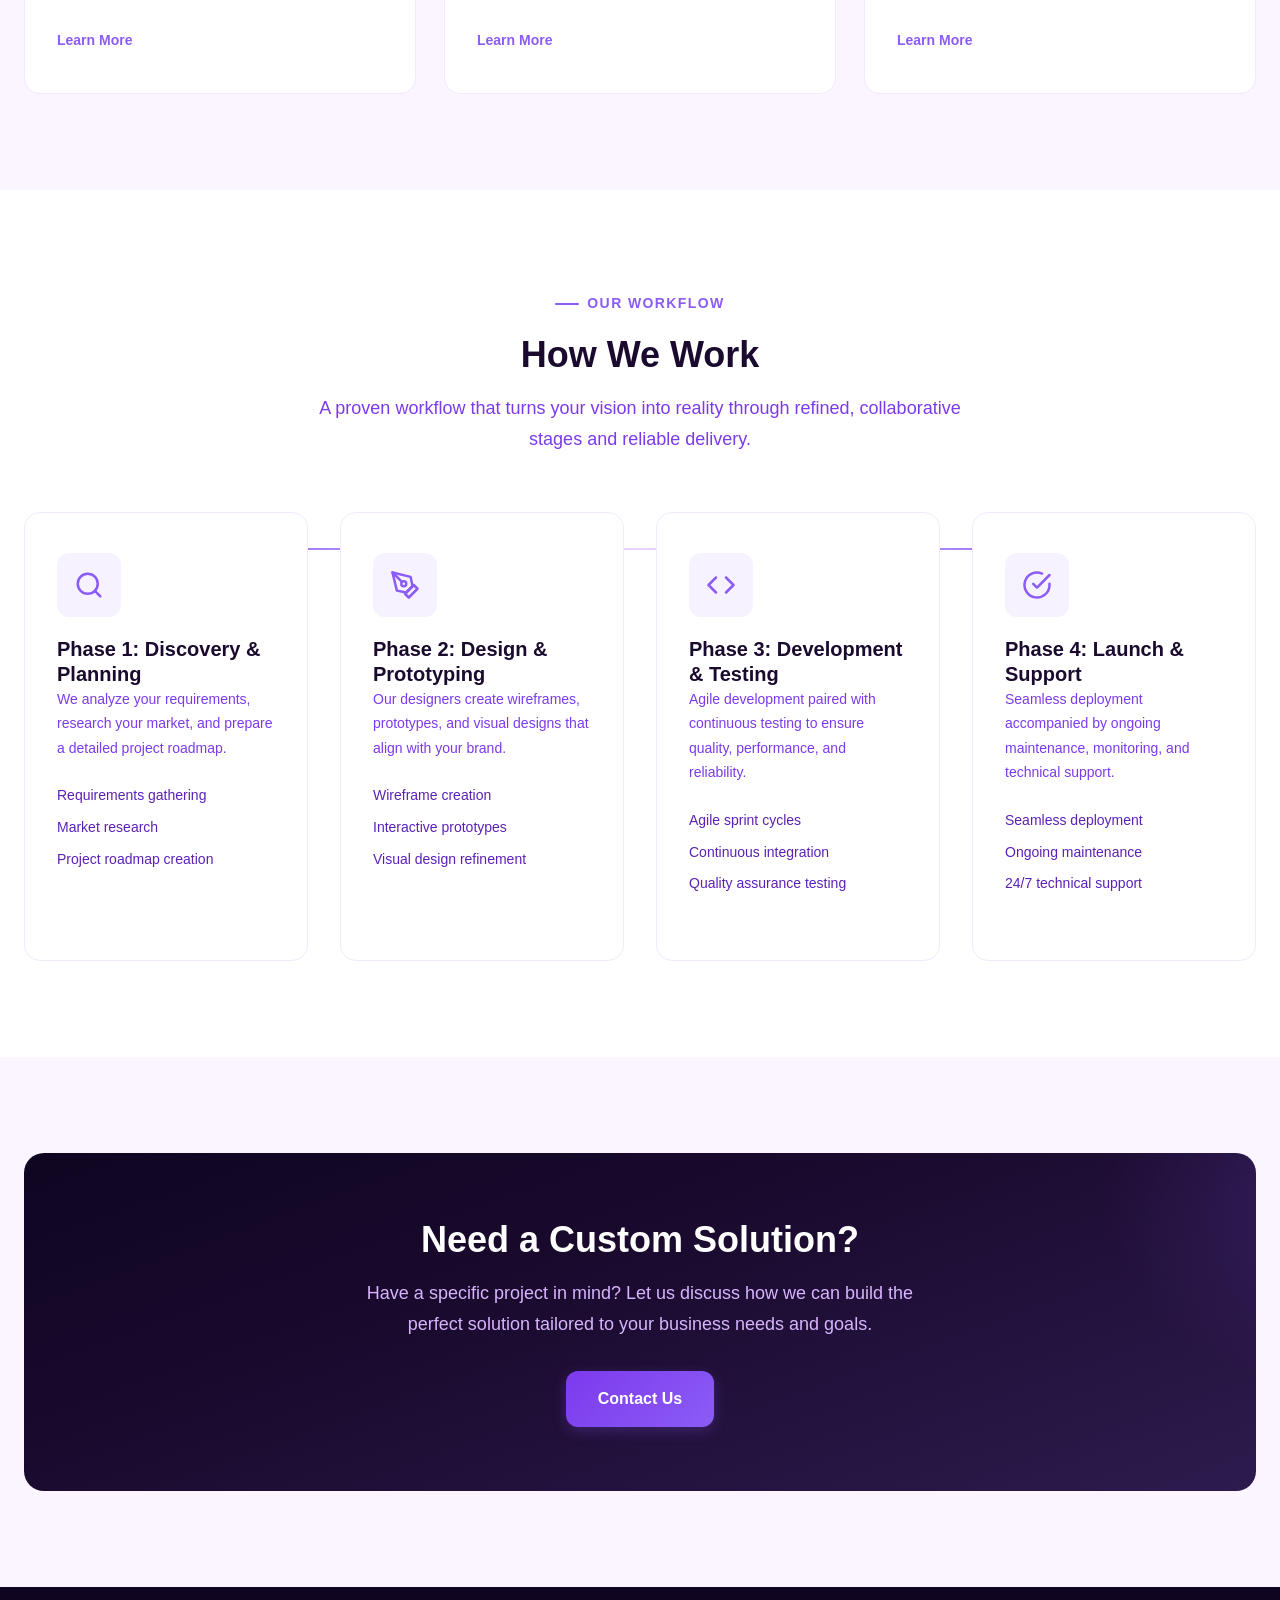
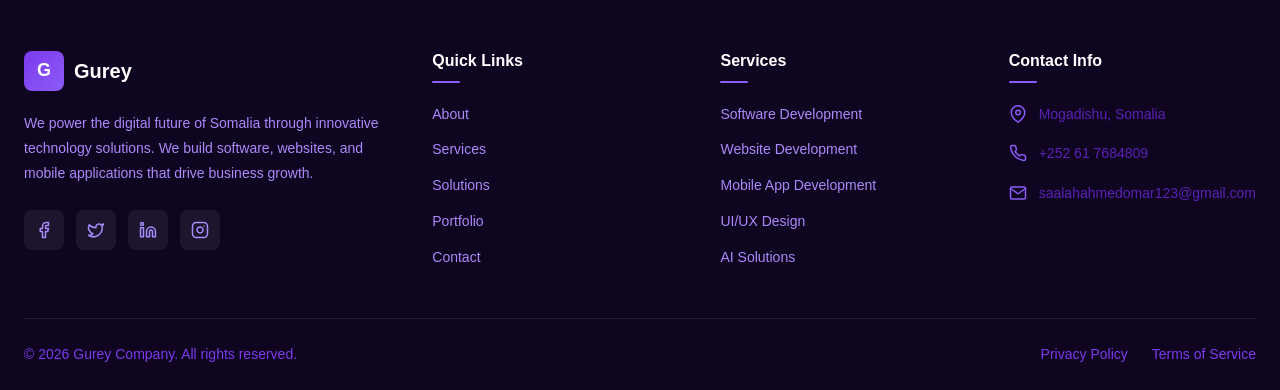
<file: services/index.html>
<!DOCTYPE html>
<html lang="en">
<head>
  <meta charset="UTF-8">
  <meta name="viewport" content="width=device-width, initial-scale=1.0">
  <title>Our Services - Gurey Company</title>
  <link rel="stylesheet" href="../css/style.css">
</head>
<body>

  <header class="header">
    <div class="container">
      <a href="../index.html" class="logo"><div class="logo-icon">G</div>Gurey</a>
      <nav class="nav-links">
        <a href="../index.html">Home</a><a href="../about/">About</a><a href="services/" class="active">Services</a><a href="../solutions/">Solutions</a><a href="../portfolio/">Portfolio</a><a href="../contact/">Contact</a>
      </nav>
      <div class="nav-cta">
        <a href="tel:+252617684809" class="nav-phone"><svg xmlns="http://www.w3.org/2000/svg" width="16" height="16" viewBox="0 0 24 24" fill="none" stroke="currentColor" stroke-width="2" stroke-linecap="round" stroke-linejoin="round"><path d="M22 16.92v3a2 2 0 0 1-2.18 2 19.79 19.79 0 0 1-8.63-3.07 19.5 19.5 0 0 1-6-6 19.79 19.79 0 0 1-3.07-8.67A2 2 0 0 1 4.11 2h3a2 2 0 0 1 2 1.72c.127.96.361 1.903.7 2.81a2 2 0 0 1-.45 2.11L8.09 9.91a16 16 0 0 0 6 6l1.27-1.27a2 2 0 0 1 2.11-.45c.907.339 1.85.573 2.81.7A2 2 0 0 1 22 16.92z"></path></svg>+252 61 7684809</a>
        <a href="../contact/" class="btn btn-primary btn-sm">Get Started</a>
      </div>
      <div class="menu-toggle" aria-label="Toggle menu"><span></span><span></span><span></span></div>
    </div>
  </header>
  <div class="mobile-nav"><div class="mobile-nav-close">&times;</div><a href="../index.html">Home</a><a href="../about/">About</a><a href="services/">Services</a><a href="../solutions/">Solutions</a><a href="../portfolio/">Portfolio</a><a href="../contact/">Contact</a></div>

  <main>

    <section class="page-hero">
      <div class="container">
        <div class="breadcrumb">
          <a href="../index.html">Home</a>
          <span>&gt;</span>
          <span>Services</span>
        </div>
        <h1>Our Services</h1>
        <p>Complete technology solutions designed to power your business growth and drive digital transformation across Somalia and beyond.</p>
      </div>
    </section>

    <section class="section section-gray">
      <div class="container">
        <div class="section-header reveal">
          <span class="section-label">What We Do</span>
          <h2>Comprehensive Technology Services</h2>
          <p>From custom software development to digital marketing, we deliver end-to-end technology solutions tailored to your business needs and goals.</p>
        </div>
        <div class="services-grid">

          <div class="service-card reveal reveal-delay-1">
            <div class="service-icon">
              <svg xmlns="http://www.w3.org/2000/svg" width="32" height="32" viewBox="0 0 24 24" fill="none" stroke="currentColor" stroke-width="2" stroke-linecap="round" stroke-linejoin="round"><polyline points="16 18 22 12 16 6"></polyline><polyline points="8 6 2 12 8 18"></polyline></svg>
            </div>
            <h4>Software Development</h4>
            <p>Custom business software, SaaS platforms, and business automation tools built with modern technologies to ensure scalability and performance.</p>
            <a href="#" class="btn btn-ghost">Learn More</a>
          </div>

          <div class="service-card reveal reveal-delay-2">
            <div class="service-icon">
              <svg xmlns="http://www.w3.org/2000/svg" width="32" height="32" viewBox="0 0 24 24" fill="none" stroke="currentColor" stroke-width="2" stroke-linecap="round" stroke-linejoin="round"><circle cx="12" cy="12" r="10"></circle><line x1="2" y1="12" x2="22" y2="12"></line><path d="M12 2a15.3 15.3 0 0 1 4 10 15.3 15.3 0 0 1-4 10 15.3 15.3 0 0 1-4-10 15.3 15.3 0 0 1 4-10z"></path></svg>
            </div>
            <h4>Website Development</h4>
            <p>Responsive, fast, and engaging websites and web applications designed to build a strong digital presence and boost engagement.</p>
            <a href="#" class="btn btn-ghost">Learn More</a>
          </div>

          <div class="service-card reveal reveal-delay-3">
            <div class="service-icon">
              <svg xmlns="http://www.w3.org/2000/svg" width="32" height="32" viewBox="0 0 24 24" fill="none" stroke="currentColor" stroke-width="2" stroke-linecap="round" stroke-linejoin="round"><rect x="5" y="2" width="14" height="20" rx="2" ry="2"></rect><line x1="12" y1="18" x2="12.01" y2="18"></line></svg>
            </div>
            <h4>Mobile App Development</h4>
            <p>Native and cross-platform mobile applications for iOS and Android that deliver an exceptional user experience.</p>
            <a href="#" class="btn btn-ghost">Learn More</a>
          </div>

          <div class="service-card reveal reveal-delay-4">
            <div class="service-icon">
              <svg xmlns="http://www.w3.org/2000/svg" width="32" height="32" viewBox="0 0 24 24" fill="none" stroke="currentColor" stroke-width="2" stroke-linecap="round" stroke-linejoin="round"><rect x="2" y="2" width="20" height="8" rx="2" ry="2"></rect><rect x="2" y="14" width="20" height="8" rx="2" ry="2"></rect><line x1="6" y1="6" x2="6.01" y2="6"></line><line x1="6" y1="18" x2="6.01" y2="18"></line></svg>
            </div>
            <h4>Hosting &amp; Domain</h4>
            <p>Reliable, secure, and high-performance hosting solutions including domain registration and 24/7 technical support.</p>
            <a href="#" class="btn btn-ghost">Learn More</a>
          </div>

          <div class="service-card reveal reveal-delay-5">
            <div class="service-icon">
              <svg xmlns="http://www.w3.org/2000/svg" width="32" height="32" viewBox="0 0 24 24" fill="none" stroke="currentColor" stroke-width="2" stroke-linecap="round" stroke-linejoin="round"><path d="M12 19l7-7 3 3-7 7-3-3z"></path><path d="M18 13l-1.5-7.5L2 2l3.5 14.5L13 18l5-5z"></path><path d="M2 2l7.586 7.586"></path><circle cx="11" cy="11" r="2"></circle></svg>
            </div>
            <h4>UI/UX Design</h4>
            <p>User-centered design solutions that create intuitive, visually appealing, and engaging digital experiences.</p>
            <a href="#" class="btn btn-ghost">Learn More</a>
          </div>

          <div class="service-card reveal reveal-delay-6">
            <div class="service-icon">
              <svg xmlns="http://www.w3.org/2000/svg" width="32" height="32" viewBox="0 0 24 24" fill="none" stroke="currentColor" stroke-width="2" stroke-linecap="round" stroke-linejoin="round"><circle cx="13.5" cy="6.5" r="2.5"></circle><path d="M17.5 10.5a2.5 2.5 0 1 0 0-5"></path><circle cx="8.5" cy="6.5" r="2.5"></circle><path d="M4 21v-3a4 4 0 0 1 4-4h4a4 4 0 0 1 4 4v3"></path><circle cx="12" cy="12" r="10"></circle></svg>
            </div>
            <h4>Brand Identity</h4>
            <p>Complete branding solutions including logos, visual guidelines, and marketing materials that build a strong market presence.</p>
            <a href="#" class="btn btn-ghost">Learn More</a>
          </div>

          <div class="service-card reveal reveal-delay-1">
            <div class="service-icon">
              <svg xmlns="http://www.w3.org/2000/svg" width="32" height="32" viewBox="0 0 24 24" fill="none" stroke="currentColor" stroke-width="2" stroke-linecap="round" stroke-linejoin="round"><path d="M21 15a2 2 0 0 1-2 2H7l-4 4V5a2 2 0 0 1 2-2h14a2 2 0 0 1 2 2z"></path><line x1="8" y1="9" x2="16" y2="9"></line><line x1="8" y1="13" x2="13" y2="13"></line></svg>
            </div>
            <h4>Digital Marketing</h4>
            <p>Data-driven marketing strategies including SEO, social media management, and paid advertising campaigns.</p>
            <a href="#" class="btn btn-ghost">Learn More</a>
          </div>

          <div class="service-card reveal reveal-delay-2">
            <div class="service-icon">
              <svg xmlns="http://www.w3.org/2000/svg" width="32" height="32" viewBox="0 0 24 24" fill="none" stroke="currentColor" stroke-width="2" stroke-linecap="round" stroke-linejoin="round"><path d="M9.5 2A5.5 5.5 0 0 0 4 7.5c0 3 2.5 5 4.5 6.5L12 17l3.5-3c2-1.5 4.5-3.5 4.5-6.5A5.5 5.5 0 0 0 14.5 2c-1.5 0-3 .7-4 2-1-1.3-2.5-2-4-2z"></path><circle cx="12" cy="7" r="1"></circle><circle cx="9" cy="8" r="1"></circle><circle cx="15" cy="8" r="1"></circle><circle cx="11" cy="10" r="1"></circle><circle cx="13" cy="10" r="1"></circle><circle cx="12" cy="12" r="1"></circle></svg>
            </div>
            <h4>AI Solutions</h4>
            <p>Advanced artificial intelligence and machine learning solutions including chatbots, predictive analytics, and business intelligence.</p>
            <a href="#" class="btn btn-ghost">Learn More</a>
          </div>

          <div class="service-card reveal reveal-delay-3">
            <div class="service-icon">
              <svg xmlns="http://www.w3.org/2000/svg" width="32" height="32" viewBox="0 0 24 24" fill="none" stroke="currentColor" stroke-width="2" stroke-linecap="round" stroke-linejoin="round"><rect x="3" y="3" width="18" height="18" rx="2" ry="2"></rect><line x1="3" y1="9" x2="21" y2="9"></line><line x1="9" y1="21" x2="9" y2="9"></line></svg>
            </div>
            <h4>Business Solutions / ERP</h4>
            <p>Enterprise resource planning systems, CRM solutions, and business process automation to streamline operations.</p>
            <a href="#" class="btn btn-ghost">Learn More</a>
          </div>

        </div>
      </div>
    </section>

    <section class="section">
      <div class="container">
        <div class="section-header reveal">
          <span class="section-label">Our Workflow</span>
          <h2>How We Work</h2>
          <p>A proven workflow that turns your vision into reality through refined, collaborative stages and reliable delivery.</p>
        </div>
        <div class="workflow-grid">

          <div class="service-detail-card reveal reveal-delay-1">
            <div class="service-icon">
              <svg xmlns="http://www.w3.org/2000/svg" width="32" height="32" viewBox="0 0 24 24" fill="none" stroke="currentColor" stroke-width="2" stroke-linecap="round" stroke-linejoin="round"><circle cx="11" cy="11" r="8"></circle><line x1="21" y1="21" x2="16.65" y2="16.65"></line></svg>
            </div>
            <h4>Phase 1: Discovery &amp; Planning</h4>
            <p>We analyze your requirements, research your market, and prepare a detailed project roadmap.</p>
            <ul class="service-features-list">
              <li>Requirements gathering</li>
              <li>Market research</li>
              <li>Project roadmap creation</li>
            </ul>
          </div>

          <div class="service-detail-card reveal reveal-delay-2">
            <div class="service-icon">
              <svg xmlns="http://www.w3.org/2000/svg" width="32" height="32" viewBox="0 0 24 24" fill="none" stroke="currentColor" stroke-width="2" stroke-linecap="round" stroke-linejoin="round"><path d="M12 19l7-7 3 3-7 7-3-3z"></path><path d="M18 13l-1.5-7.5L2 2l3.5 14.5L13 18l5-5z"></path><path d="M2 2l7.586 7.586"></path><circle cx="11" cy="11" r="2"></circle></svg>
            </div>
            <h4>Phase 2: Design &amp; Prototyping</h4>
            <p>Our designers create wireframes, prototypes, and visual designs that align with your brand.</p>
            <ul class="service-features-list">
              <li>Wireframe creation</li>
              <li>Interactive prototypes</li>
              <li>Visual design refinement</li>
            </ul>
          </div>

          <div class="service-detail-card reveal reveal-delay-3">
            <div class="service-icon">
              <svg xmlns="http://www.w3.org/2000/svg" width="32" height="32" viewBox="0 0 24 24" fill="none" stroke="currentColor" stroke-width="2" stroke-linecap="round" stroke-linejoin="round"><polyline points="16 18 22 12 16 6"></polyline><polyline points="8 6 2 12 8 18"></polyline></svg>
            </div>
            <h4>Phase 3: Development &amp; Testing</h4>
            <p>Agile development paired with continuous testing to ensure quality, performance, and reliability.</p>
            <ul class="service-features-list">
              <li>Agile sprint cycles</li>
              <li>Continuous integration</li>
              <li>Quality assurance testing</li>
            </ul>
          </div>

          <div class="service-detail-card reveal reveal-delay-4">
            <div class="service-icon">
              <svg xmlns="http://www.w3.org/2000/svg" width="32" height="32" viewBox="0 0 24 24" fill="none" stroke="currentColor" stroke-width="2" stroke-linecap="round" stroke-linejoin="round"><path d="M22 11.08V12a10 10 0 1 1-5.93-9.14"></path><polyline points="22 4 12 14.01 9 11.01"></polyline></svg>
            </div>
            <h4>Phase 4: Launch &amp; Support</h4>
            <p>Seamless deployment accompanied by ongoing maintenance, monitoring, and technical support.</p>
            <ul class="service-features-list">
              <li>Seamless deployment</li>
              <li>Ongoing maintenance</li>
              <li>24/7 technical support</li>
            </ul>
          </div>

        </div>
      </div>
    </section>

    <section class="section section-gray">
      <div class="container">
        <div class="cta-banner reveal">
          <h2>Need a Custom Solution?</h2>
          <p>Have a specific project in mind? Let us discuss how we can build the perfect solution tailored to your business needs and goals.</p>
          <a href="../contact/" class="btn btn-primary">Contact Us</a>
        </div>
      </div>
    </section>

  </main>

  <footer class="footer">
    <div class="container">
      <div class="footer-grid">
        <div class="footer-brand">
          <a href="../index.html" class="logo">
            <div class="logo-icon">G</div>
            Gurey
          </a>
          <p>We power the digital future of Somalia through innovative technology solutions. We build software, websites, and mobile applications that drive business growth.</p>
          <div class="footer-social">
            <a href="#" aria-label="Facebook"><svg xmlns="http://www.w3.org/2000/svg" width="18" height="18" viewBox="0 0 24 24" fill="none" stroke="currentColor" stroke-width="2" stroke-linecap="round" stroke-linejoin="round"><path d="M18 2h-3a5 5 0 0 0-5 5v3H7v4h3v8h4v-8h3l1-4h-4V7a1 1 0 0 1 1-1h3z"></path></svg></a>
            <a href="#" aria-label="Twitter"><svg xmlns="http://www.w3.org/2000/svg" width="18" height="18" viewBox="0 0 24 24" fill="none" stroke="currentColor" stroke-width="2" stroke-linecap="round" stroke-linejoin="round"><path d="M22 4s-.7 2.1-2 3.4c1.6 10-9.4 17.3-18 11.6 2.2.1 4.4-.6 6-2C3 15.5.5 9.6 3 5c2.2 2.6 5.6 4.1 9 4-.9-4.2 4-6.6 7-3.8 1.1 0 3-1.2 3-1.2z"></path></svg></a>
            <a href="#" aria-label="LinkedIn"><svg xmlns="http://www.w3.org/2000/svg" width="18" height="18" viewBox="0 0 24 24" fill="none" stroke="currentColor" stroke-width="2" stroke-linecap="round" stroke-linejoin="round"><path d="M16 8a6 6 0 0 1 6 6v7h-4v-7a2 2 0 0 0-2-2 2 2 0 0 0-2 2v7h-4v-7a6 6 0 0 1 6-6z"></path><rect x="2" y="9" width="4" height="12"></rect><circle cx="4" cy="4" r="2"></circle></svg></a>
            <a href="#" aria-label="Instagram"><svg xmlns="http://www.w3.org/2000/svg" width="18" height="18" viewBox="0 0 24 24" fill="none" stroke="currentColor" stroke-width="2" stroke-linecap="round" stroke-linejoin="round"><rect x="2" y="2" width="20" height="20" rx="5" ry="5"></rect><path d="M16 11.37A4 4 0 1 1 12.63 8 4 4 0 0 1 16 11.37z"></path><line x1="17.5" y1="6.5" x2="17.51" y2="6.5"></line></svg></a>
          </div>
        </div>
        <div class="footer-col">
          <h4>Quick Links</h4>
          <ul>
            <li><a href="../about/">About</a></li>
            <li><a href="services/">Services</a></li>
            <li><a href="../solutions/">Solutions</a></li>
            <li><a href="../portfolio/">Portfolio</a></li>
            <li><a href="../contact/">Contact</a></li>
          </ul>
        </div>
        <div class="footer-col">
          <h4>Services</h4>
          <ul>
            <li><a href="services/">Software Development</a></li>
            <li><a href="services/">Website Development</a></li>
            <li><a href="services/">Mobile App Development</a></li>
            <li><a href="services/">UI/UX Design</a></li>
            <li><a href="services/">AI Solutions</a></li>
          </ul>
        </div>
        <div class="footer-col">
          <h4>Contact Info</h4>
          <div class="footer-contact-item">
            <svg xmlns="http://www.w3.org/2000/svg" width="18" height="18" viewBox="0 0 24 24" fill="none" stroke="currentColor" stroke-width="2" stroke-linecap="round" stroke-linejoin="round"><path d="M21 10c0 7-9 13-9 13s-9-6-9-13a9 9 0 0 1 18 0z"></path><circle cx="12" cy="10" r="3"></circle></svg>
            <p>Mogadishu, Somalia</p>
          </div>
          <div class="footer-contact-item">
            <svg xmlns="http://www.w3.org/2000/svg" width="18" height="18" viewBox="0 0 24 24" fill="none" stroke="currentColor" stroke-width="2" stroke-linecap="round" stroke-linejoin="round"><path d="M22 16.92v3a2 2 0 0 1-2.18 2 19.79 19.79 0 0 1-8.63-3.07 19.5 19.5 0 0 1-6-6 19.79 19.79 0 0 1-3.07-8.67A2 2 0 0 1 4.11 2h3a2 2 0 0 1 2 1.72c.127.96.361 1.903.7 2.81a2 2 0 0 1-.45 2.11L8.09 9.91a16 16 0 0 0 6 6l1.27-1.27a2 2 0 0 1 2.11-.45c.907.339 1.85.573 2.81.7A2 2 0 0 1 22 16.92z"></path></svg>
            <p>+252 61 7684809</p>
          </div>
          <div class="footer-contact-item">
            <svg xmlns="http://www.w3.org/2000/svg" width="18" height="18" viewBox="0 0 24 24" fill="none" stroke="currentColor" stroke-width="2" stroke-linecap="round" stroke-linejoin="round"><path d="M4 4h16c1.1 0 2 .9 2 2v12c0 1.1-.9 2-2 2H4c-1.1 0-2-.9-2-2V6c0-1.1.9-2 2-2z"></path><polyline points="22,6 12,13 2,6"></polyline></svg>
            <p>saalahahmedomar123@gmail.com</p>
          </div>
        </div>
      </div>
      <div class="footer-bottom">
        <p>&copy; 2026 Gurey Company. All rights reserved.</p>
        <div class="footer-bottom-links">
          <a href="#">Privacy Policy</a>
          <a href="#">Terms of Service</a>
        </div>
      </div>
    </div>
  </footer>

  <button class="back-to-top" aria-label="Back to top">
    <svg xmlns="http://www.w3.org/2000/svg" width="20" height="20" viewBox="0 0 24 24" fill="none" stroke="currentColor" stroke-width="2" stroke-linecap="round" stroke-linejoin="round"><polyline points="18 15 12 9 6 15"></polyline></svg>
  </button>

  <script src="../js/main.js"></script>
</body>
</html>
</file>
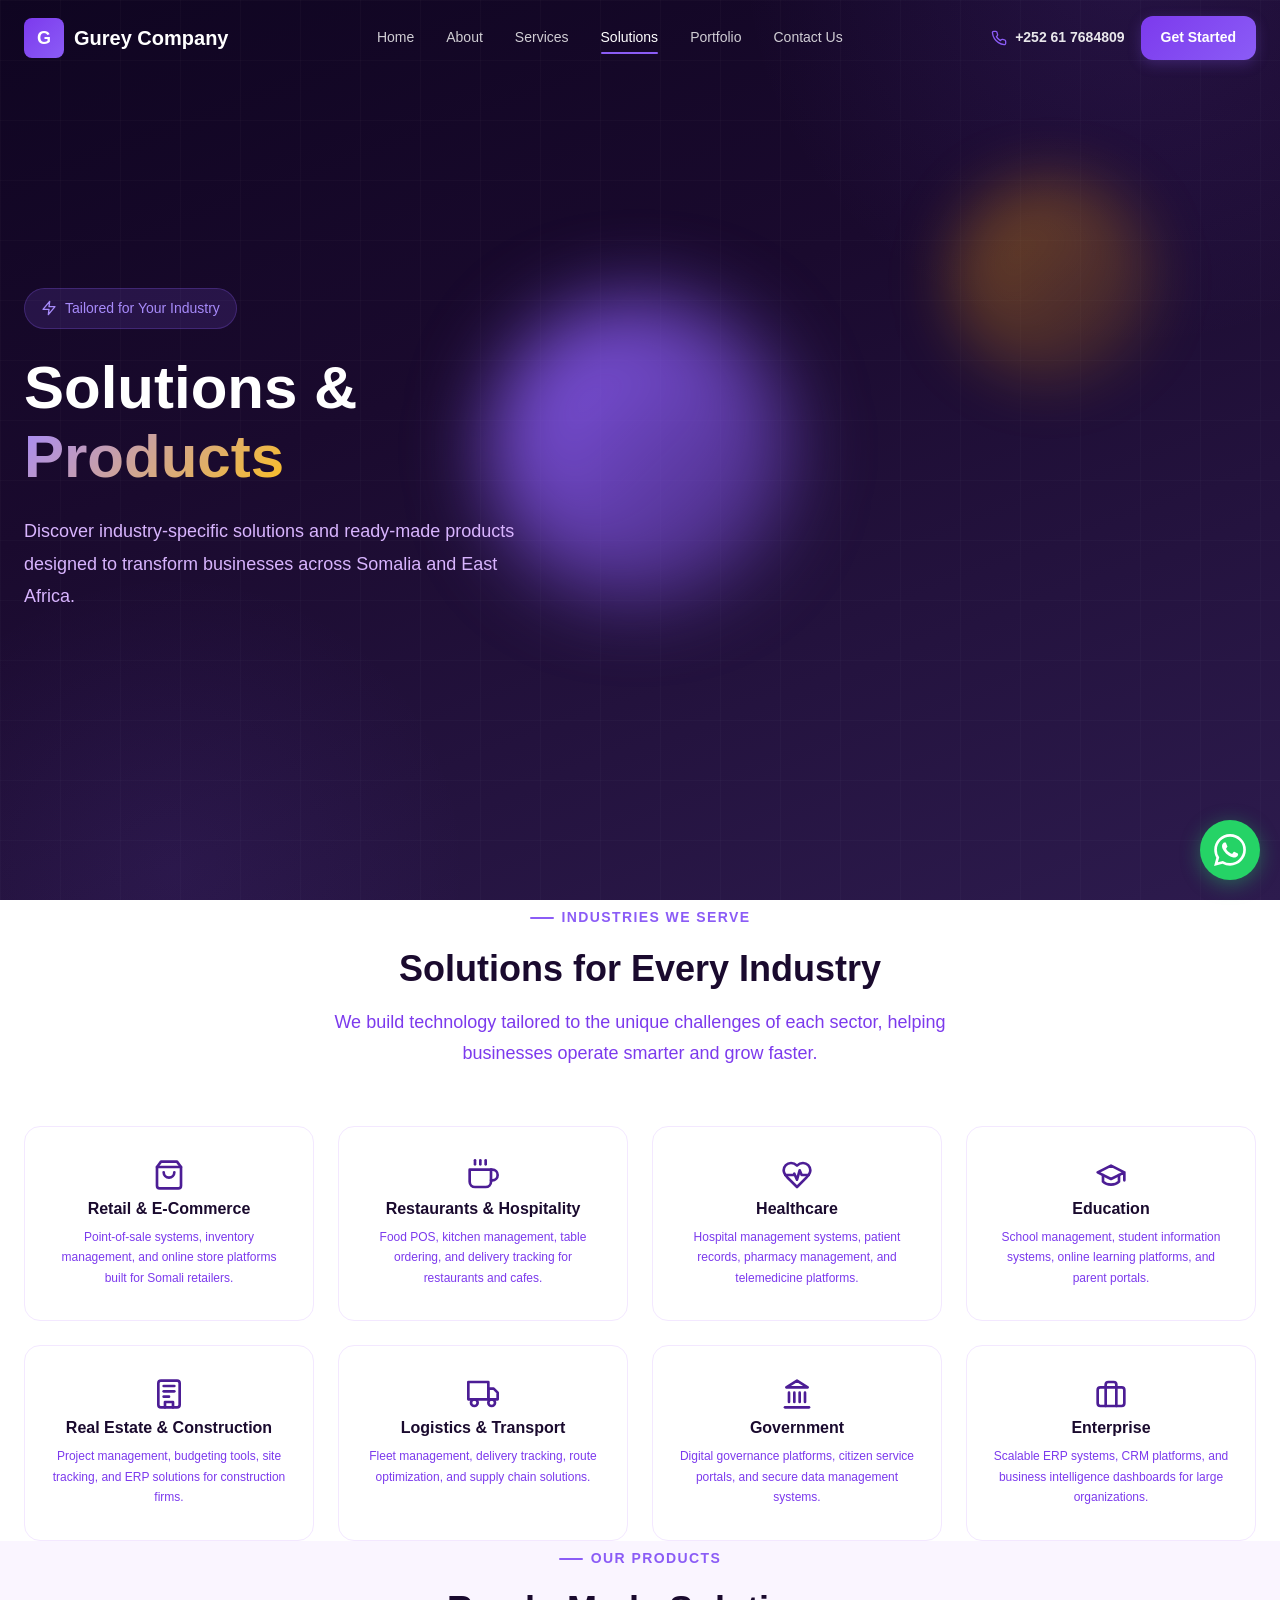
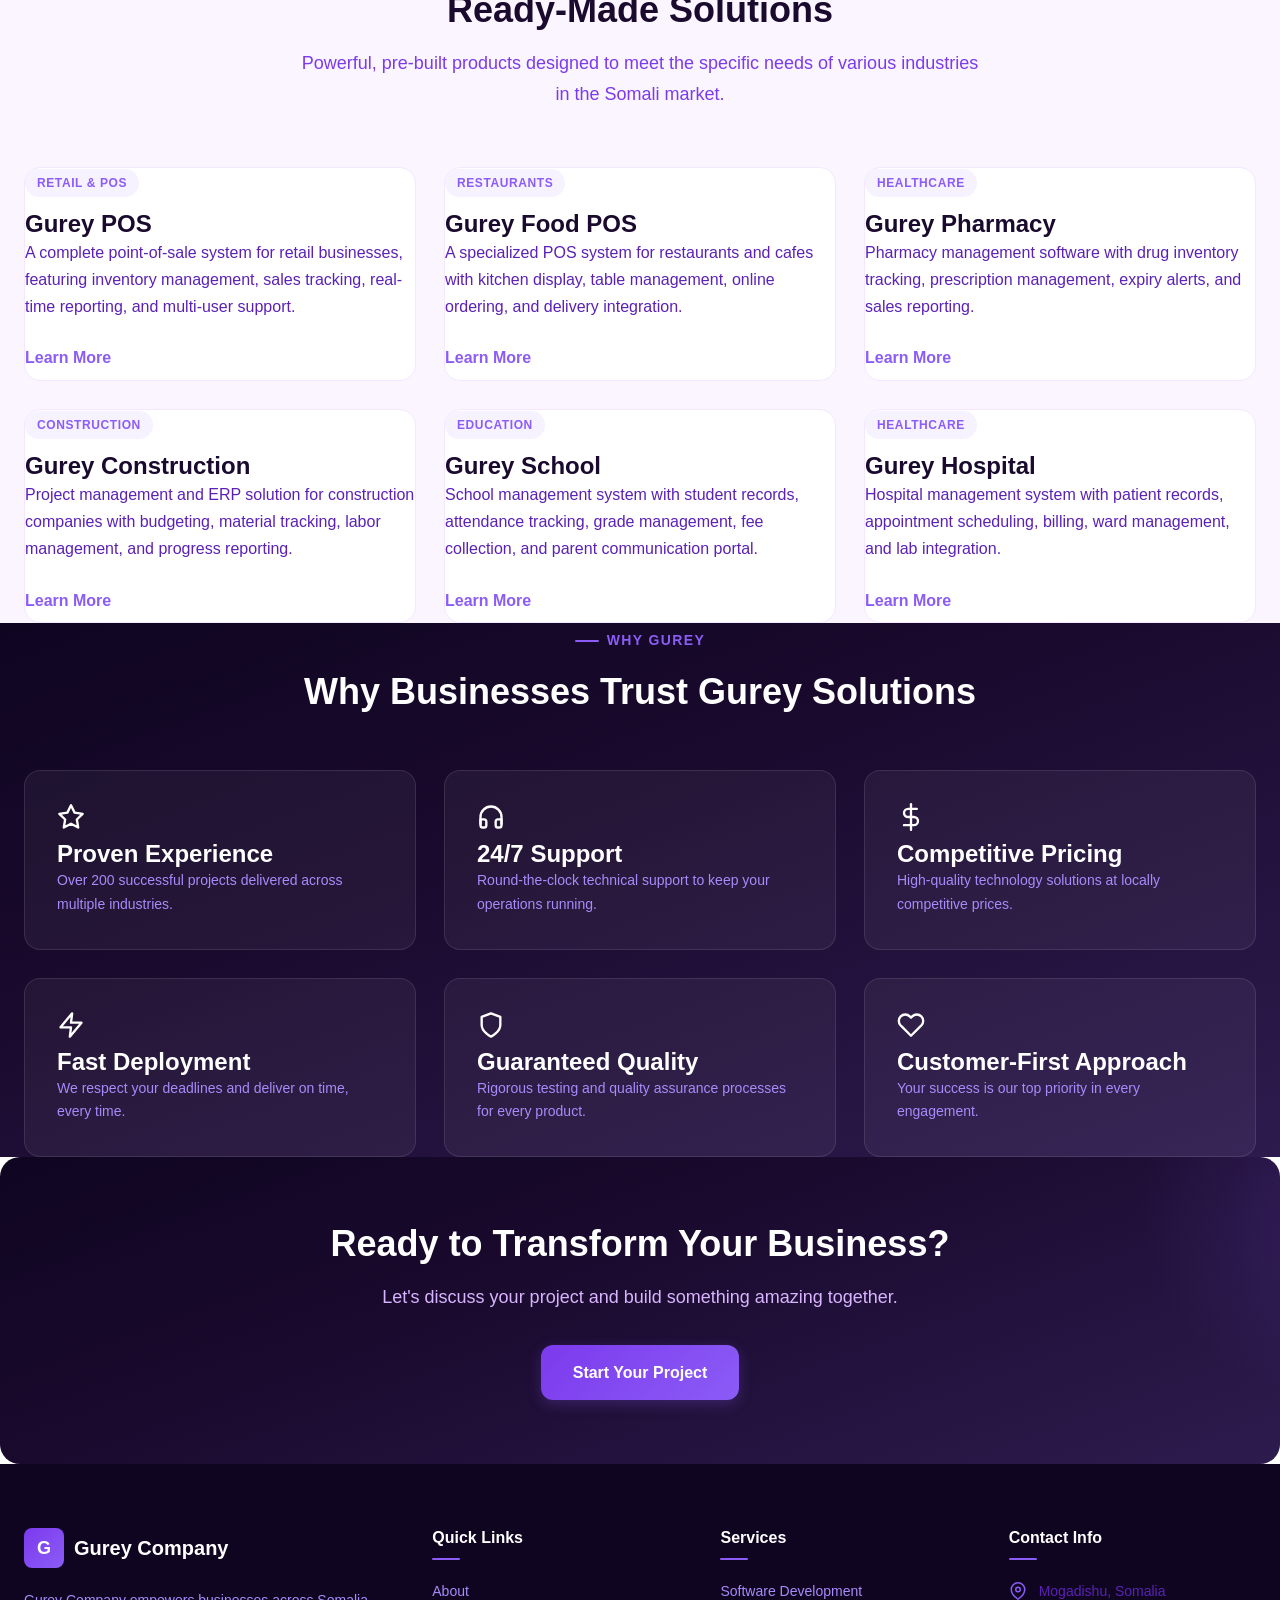
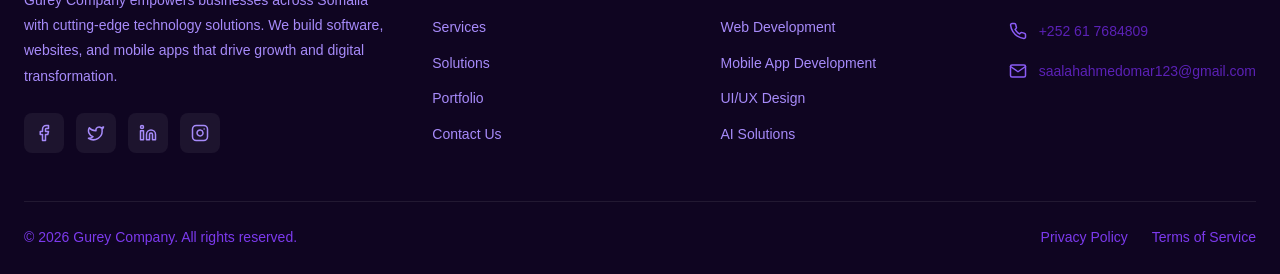
<file: solutions/index.html>
<!DOCTYPE html>
<html lang="en">
<head>
  <meta charset="UTF-8">
  <meta name="viewport" content="width=device-width, initial-scale=1.0">
  <meta name="description" content="Gurey Company - Industry-specific software solutions and ready-made products for businesses in Somalia and East Africa.">
  <title>Solutions & Products - Gurey Company</title>
  <link rel="stylesheet" href="../css/style.css">
</head>
<body>

  <header class="header">
    <div class="container">
      <a href="../index.html" class="logo">
        <div class="logo-icon">G</div>
        Gurey Company
      </a>
      <nav class="nav-links">
        <a href="../index.html">Home</a>
        <a href="../about/">About</a>
        <a href="../services/">Services</a>
        <a href="solutions/" class="active">Solutions</a>
        <a href="../portfolio/">Portfolio</a>
        <a href="../contact/">Contact Us</a>
      </nav>
      <div class="nav-cta">
        <a href="tel:+252617684809" class="nav-phone">
          <svg xmlns="http://www.w3.org/2000/svg" width="16" height="16" viewBox="0 0 24 24" fill="none" stroke="currentColor" stroke-width="2" stroke-linecap="round" stroke-linejoin="round"><path d="M22 16.92v3a2 2 0 0 1-2.18 2 19.79 19.79 0 0 1-8.63-3.07 19.5 19.5 0 0 1-6-6 19.79 19.79 0 0 1-3.07-8.67A2 2 0 0 1 4.11 2h3a2 2 0 0 1 2 1.72c.127.96.361 1.903.7 2.81a2 2 0 0 1-.45 2.11L8.09 9.91a16 16 0 0 0 6 6l1.27-1.27a2 2 0 0 1 2.11-.45c.907.339 1.85.573 2.81.7A2 2 0 0 1 22 16.92z"></path></svg>
          +252 61 7684809
        </a>
        <a href="../contact/" class="btn btn-primary btn-sm">Get Started</a>
      </div>
      <div class="menu-toggle" aria-label="Toggle menu">
        <span></span><span></span><span></span>
      </div>
    </div>
  </header>

  <div class="mobile-nav">
    <div class="mobile-nav-close">&times;</div>
    <a href="../index.html">Home</a>
    <a href="../about/">About</a>
    <a href="../services/">Services</a>
    <a href="solutions/">Solutions</a>
    <a href="../portfolio/">Portfolio</a>
    <a href="../contact/">Contact Us</a>
  </div>

  <main>
    <!-- Page Hero -->
    <section class="hero">
      <div class="hero-grid-pattern"></div>
      <div class="hero-orb hero-orb-1"></div>
      <div class="hero-orb hero-orb-2"></div>
      <div class="container">
        <div class="hero-content">
          <div class="hero-badge">
            <svg xmlns="http://www.w3.org/2000/svg" width="16" height="16" viewBox="0 0 24 24" fill="none" stroke="currentColor" stroke-width="2" stroke-linecap="round" stroke-linejoin="round"><polygon points="13 2 3 14 12 14 11 22 21 10 12 10 13 2"></polygon></svg>
            Tailored for Your Industry
          </div>
          <h1>Solutions & <span>Products</span></h1>
          <p>Discover industry-specific solutions and ready-made products designed to transform businesses across Somalia and East Africa.</p>
        </div>
      </div>
    </section>

    <!-- Industry Solutions -->
    <section class="section-industries reveal">
      <div class="container">
        <div class="section-header">
          <span class="section-label">Industries We Serve</span>
          <h2 class="section-title">Solutions for Every Industry</h2>
          <p class="section-subtitle">We build technology tailored to the unique challenges of each sector, helping businesses operate smarter and grow faster.</p>
        </div>
        <div class="industries-grid">
          <div class="industry-card reveal-delay-1">
            <div class="industry-icon">
              <svg xmlns="http://www.w3.org/2000/svg" width="32" height="32" viewBox="0 0 24 24" fill="none" stroke="currentColor" stroke-width="2" stroke-linecap="round" stroke-linejoin="round"><path d="M6 2L3 6v14a2 2 0 0 0 2 2h14a2 2 0 0 0 2-2V6l-3-4z"></path><line x1="3" y1="6" x2="21" y2="6"></line><path d="M16 10a4 4 0 0 1-8 0"></path></svg>
            </div>
            <h4>Retail & E-Commerce</h4>
            <p>Point-of-sale systems, inventory management, and online store platforms built for Somali retailers.</p>
          </div>
          <div class="industry-card reveal-delay-2">
            <div class="industry-icon">
              <svg xmlns="http://www.w3.org/2000/svg" width="32" height="32" viewBox="0 0 24 24" fill="none" stroke="currentColor" stroke-width="2" stroke-linecap="round" stroke-linejoin="round"><path d="M18 8h1a4 4 0 0 1 0 8h-1"></path><path d="M2 8h16v9a4 4 0 0 1-4 4H6a4 4 0 0 1-4-4V8z"></path><line x1="6" y1="1" x2="6" y2="4"></line><line x1="10" y1="1" x2="10" y2="4"></line><line x1="14" y1="1" x2="14" y2="4"></line></svg>
            </div>
            <h4>Restaurants & Hospitality</h4>
            <p>Food POS, kitchen management, table ordering, and delivery tracking for restaurants and cafes.</p>
          </div>
          <div class="industry-card reveal-delay-3">
            <div class="industry-icon">
              <svg xmlns="http://www.w3.org/2000/svg" width="32" height="32" viewBox="0 0 24 24" fill="none" stroke="currentColor" stroke-width="2" stroke-linecap="round" stroke-linejoin="round"><path d="M19 14c1.49-1.46 3-3.21 3-5.5A5.5 5.5 0 0 0 16.5 3c-1.76 0-3 .5-4.5 2-1.5-1.5-2.74-2-4.5-2A5.5 5.5 0 0 0 2 8.5c0 2.3 1.5 4.05 3 5.5l7 7Z"></path><path d="M3.22 12H9.5l.5-1 2 4.5 2-7 1.5 3.5h5.27"></path></svg>
            </div>
            <h4>Healthcare</h4>
            <p>Hospital management systems, patient records, pharmacy management, and telemedicine platforms.</p>
          </div>
          <div class="industry-card reveal-delay-4">
            <div class="industry-icon">
              <svg xmlns="http://www.w3.org/2000/svg" width="32" height="32" viewBox="0 0 24 24" fill="none" stroke="currentColor" stroke-width="2" stroke-linecap="round" stroke-linejoin="round"><path d="M22 10v6M2 10l10-5 10 5-10 5z"></path><path d="M6 12v5c3 3 9 3 12 0v-5"></path></svg>
            </div>
            <h4>Education</h4>
            <p>School management, student information systems, online learning platforms, and parent portals.</p>
          </div>
          <div class="industry-card reveal-delay-1">
            <div class="industry-icon">
              <svg xmlns="http://www.w3.org/2000/svg" width="32" height="32" viewBox="0 0 24 24" fill="none" stroke="currentColor" stroke-width="2" stroke-linecap="round" stroke-linejoin="round"><rect x="4" y="2" width="16" height="20" rx="2" ry="2"></rect><path d="M9 22v-4h6v4"></path><line x1="8" y1="6" x2="16" y2="6"></line><line x1="8" y1="10" x2="16" y2="10"></line><line x1="8" y1="14" x2="12" y2="14"></line></svg>
            </div>
            <h4>Real Estate & Construction</h4>
            <p>Project management, budgeting tools, site tracking, and ERP solutions for construction firms.</p>
          </div>
          <div class="industry-card reveal-delay-2">
            <div class="industry-icon">
              <svg xmlns="http://www.w3.org/2000/svg" width="32" height="32" viewBox="0 0 24 24" fill="none" stroke="currentColor" stroke-width="2" stroke-linecap="round" stroke-linejoin="round"><rect x="1" y="3" width="15" height="13"></rect><polygon points="16 8 20 8 23 11 23 16 16 16 16 8"></polygon><circle cx="5.5" cy="18.5" r="2.5"></circle><circle cx="18.5" cy="18.5" r="2.5"></circle></svg>
            </div>
            <h4>Logistics & Transport</h4>
            <p>Fleet management, delivery tracking, route optimization, and supply chain solutions.</p>
          </div>
          <div class="industry-card reveal-delay-3">
            <div class="industry-icon">
              <svg xmlns="http://www.w3.org/2000/svg" width="32" height="32" viewBox="0 0 24 24" fill="none" stroke="currentColor" stroke-width="2" stroke-linecap="round" stroke-linejoin="round"><line x1="3" y1="22" x2="21" y2="22"></line><line x1="6" y1="18" x2="6" y2="11"></line><line x1="10" y1="18" x2="10" y2="11"></line><line x1="14" y1="18" x2="14" y2="11"></line><line x1="18" y1="18" x2="18" y2="11"></line><polygon points="12 2 20 7 4 7"></polygon></svg>
            </div>
            <h4>Government</h4>
            <p>Digital governance platforms, citizen service portals, and secure data management systems.</p>
          </div>
          <div class="industry-card reveal-delay-4">
            <div class="industry-icon">
              <svg xmlns="http://www.w3.org/2000/svg" width="32" height="32" viewBox="0 0 24 24" fill="none" stroke="currentColor" stroke-width="2" stroke-linecap="round" stroke-linejoin="round"><rect x="2" y="7" width="20" height="14" rx="2" ry="2"></rect><path d="M16 21V5a2 2 0 0 0-2-2h-4a2 2 0 0 0-2 2v16"></path></svg>
            </div>
            <h4>Enterprise</h4>
            <p>Scalable ERP systems, CRM platforms, and business intelligence dashboards for large organizations.</p>
          </div>
        </div>
      </div>
    </section>

    <!-- Products -->
    <section class="section-gray reveal">
      <div class="container">
        <div class="section-header">
          <span class="section-label">Our Products</span>
          <h2 class="section-title">Ready-Made Solutions</h2>
          <p class="section-subtitle">Powerful, pre-built products designed to meet the specific needs of various industries in the Somali market.</p>
        </div>
        <div class="products-grid">
          <div class="product-card reveal-delay-1">
            <span class="product-card-tag">Retail & POS</span>
            <h3>Gurey POS</h3>
            <p>A complete point-of-sale system for retail businesses, featuring inventory management, sales tracking, real-time reporting, and multi-user support.</p>
            <a href="../contact/" class="btn btn-ghost">Learn More</a>
          </div>
          <div class="product-card reveal-delay-2">
            <span class="product-card-tag">Restaurants</span>
            <h3>Gurey Food POS</h3>
            <p>A specialized POS system for restaurants and cafes with kitchen display, table management, online ordering, and delivery integration.</p>
            <a href="../contact/" class="btn btn-ghost">Learn More</a>
          </div>
          <div class="product-card reveal-delay-3">
            <span class="product-card-tag">Healthcare</span>
            <h3>Gurey Pharmacy</h3>
            <p>Pharmacy management software with drug inventory tracking, prescription management, expiry alerts, and sales reporting.</p>
            <a href="../contact/" class="btn btn-ghost">Learn More</a>
          </div>
          <div class="product-card reveal-delay-1">
            <span class="product-card-tag">Construction</span>
            <h3>Gurey Construction</h3>
            <p>Project management and ERP solution for construction companies with budgeting, material tracking, labor management, and progress reporting.</p>
            <a href="../contact/" class="btn btn-ghost">Learn More</a>
          </div>
          <div class="product-card reveal-delay-2">
            <span class="product-card-tag">Education</span>
            <h3>Gurey School</h3>
            <p>School management system with student records, attendance tracking, grade management, fee collection, and parent communication portal.</p>
            <a href="../contact/" class="btn btn-ghost">Learn More</a>
          </div>
          <div class="product-card reveal-delay-3">
            <span class="product-card-tag">Healthcare</span>
            <h3>Gurey Hospital</h3>
            <p>Hospital management system with patient records, appointment scheduling, billing, ward management, and lab integration.</p>
            <a href="../contact/" class="btn btn-ghost">Learn More</a>
          </div>
        </div>
      </div>
    </section>

    <!-- Why Choose Our Solutions -->
    <section class="section-dark reveal">
      <div class="container">
        <div class="section-header">
          <span class="section-label">Why Gurey</span>
          <h2 class="section-title">Why Businesses Trust Gurey Solutions</h2>
        </div>
        <div class="why-grid">
          <div class="why-card reveal-delay-1">
            <div class="why-icon">
              <svg xmlns="http://www.w3.org/2000/svg" width="28" height="28" viewBox="0 0 24 24" fill="none" stroke="currentColor" stroke-width="2" stroke-linecap="round" stroke-linejoin="round"><polygon points="12 2 15.09 8.26 22 9.27 17 14.14 18.18 21.02 12 17.77 5.82 21.02 7 14.14 2 9.27 8.91 8.26 12 2"></polygon></svg>
            </div>
            <h3>Proven Experience</h3>
            <p>Over 200 successful projects delivered across multiple industries.</p>
          </div>
          <div class="why-card reveal-delay-2">
            <div class="why-icon">
              <svg xmlns="http://www.w3.org/2000/svg" width="28" height="28" viewBox="0 0 24 24" fill="none" stroke="currentColor" stroke-width="2" stroke-linecap="round" stroke-linejoin="round"><path d="M3 18v-6a9 9 0 0 1 18 0v6"></path><path d="M21 19a2 2 0 0 1-2 2h-1a2 2 0 0 1-2-2v-3a2 2 0 0 1 2-2h3zM3 19a2 2 0 0 0 2 2h1a2 2 0 0 0 2-2v-3a2 2 0 0 0-2-2H3z"></path></svg>
            </div>
            <h3>24/7 Support</h3>
            <p>Round-the-clock technical support to keep your operations running.</p>
          </div>
          <div class="why-card reveal-delay-3">
            <div class="why-icon">
              <svg xmlns="http://www.w3.org/2000/svg" width="28" height="28" viewBox="0 0 24 24" fill="none" stroke="currentColor" stroke-width="2" stroke-linecap="round" stroke-linejoin="round"><line x1="12" y1="1" x2="12" y2="23"></line><path d="M17 5H9.5a3.5 3.5 0 0 0 0 7h5a3.5 3.5 0 0 1 0 7H6"></path></svg>
            </div>
            <h3>Competitive Pricing</h3>
            <p>High-quality technology solutions at locally competitive prices.</p>
          </div>
          <div class="why-card reveal-delay-1">
            <div class="why-icon">
              <svg xmlns="http://www.w3.org/2000/svg" width="28" height="28" viewBox="0 0 24 24" fill="none" stroke="currentColor" stroke-width="2" stroke-linecap="round" stroke-linejoin="round"><polygon points="13 2 3 14 12 14 11 22 21 10 12 10 13 2"></polygon></svg>
            </div>
            <h3>Fast Deployment</h3>
            <p>We respect your deadlines and deliver on time, every time.</p>
          </div>
          <div class="why-card reveal-delay-2">
            <div class="why-icon">
              <svg xmlns="http://www.w3.org/2000/svg" width="28" height="28" viewBox="0 0 24 24" fill="none" stroke="currentColor" stroke-width="2" stroke-linecap="round" stroke-linejoin="round"><path d="M12 22s8-4 8-10V5l-8-3-8 3v7c0 6 8 10 8 10z"></path></svg>
            </div>
            <h3>Guaranteed Quality</h3>
            <p>Rigorous testing and quality assurance processes for every product.</p>
          </div>
          <div class="why-card reveal-delay-3">
            <div class="why-icon">
              <svg xmlns="http://www.w3.org/2000/svg" width="28" height="28" viewBox="0 0 24 24" fill="none" stroke="currentColor" stroke-width="2" stroke-linecap="round" stroke-linejoin="round"><path d="M20.84 4.61a5.5 5.5 0 0 0-7.78 0L12 5.67l-1.06-1.06a5.5 5.5 0 0 0-7.78 7.78l1.06 1.06L12 21.23l7.78-7.78 1.06-1.06a5.5 5.5 0 0 0 0-7.78z"></path></svg>
            </div>
            <h3>Customer-First Approach</h3>
            <p>Your success is our top priority in every engagement.</p>
          </div>
        </div>
      </div>
    </section>

    <!-- CTA Banner -->
    <section class="cta-banner reveal">
      <div class="container">
        <h2>Ready to Transform Your Business?</h2>
        <p>Let's discuss your project and build something amazing together.</p>
        <a href="../contact/" class="btn btn-primary">Start Your Project</a>
      </div>
    </section>
  </main>

  <footer class="footer">
    <div class="container">
      <div class="footer-grid">
        <div class="footer-brand">
          <a href="../index.html" class="logo">
            <div class="logo-icon">G</div>
            Gurey Company
          </a>
          <p>Gurey Company empowers businesses across Somalia with cutting-edge technology solutions. We build software, websites, and mobile apps that drive growth and digital transformation.</p>
          <div class="footer-social">
            <a href="#" aria-label="Facebook"><svg xmlns="http://www.w3.org/2000/svg" width="18" height="18" viewBox="0 0 24 24" fill="none" stroke="currentColor" stroke-width="2" stroke-linecap="round" stroke-linejoin="round"><path d="M18 2h-3a5 5 0 0 0-5 5v3H7v4h3v8h4v-8h3l1-4h-4V7a1 1 0 0 1 1-1h3z"></path></svg></a>
            <a href="#" aria-label="Twitter"><svg xmlns="http://www.w3.org/2000/svg" width="18" height="18" viewBox="0 0 24 24" fill="none" stroke="currentColor" stroke-width="2" stroke-linecap="round" stroke-linejoin="round"><path d="M22 4s-.7 2.1-2 3.4c1.6 10-9.4 17.3-18 11.6 2.2.1 4.4-.6 6-2C3 15.5.5 9.6 3 5c2.2 2.6 5.6 4.1 9 4-.9-4.2 4-6.6 7-3.8 1.1 0 3-1.2 3-1.2z"></path></svg></a>
            <a href="#" aria-label="LinkedIn"><svg xmlns="http://www.w3.org/2000/svg" width="18" height="18" viewBox="0 0 24 24" fill="none" stroke="currentColor" stroke-width="2" stroke-linecap="round" stroke-linejoin="round"><path d="M16 8a6 6 0 0 1 6 6v7h-4v-7a2 2 0 0 0-2-2 2 2 0 0 0-2 2v7h-4v-7a6 6 0 0 1 6-6z"></path><rect x="2" y="9" width="4" height="12"></rect><circle cx="4" cy="4" r="2"></circle></svg></a>
            <a href="#" aria-label="Instagram"><svg xmlns="http://www.w3.org/2000/svg" width="18" height="18" viewBox="0 0 24 24" fill="none" stroke="currentColor" stroke-width="2" stroke-linecap="round" stroke-linejoin="round"><rect x="2" y="2" width="20" height="20" rx="5" ry="5"></rect><path d="M16 11.37A4 4 0 1 1 12.63 8 4 4 0 0 1 16 11.37z"></path><line x1="17.5" y1="6.5" x2="17.51" y2="6.5"></line></svg></a>
          </div>
        </div>
        <div class="footer-col">
          <h4>Quick Links</h4>
          <ul>
            <li><a href="../about/">About</a></li>
            <li><a href="../services/">Services</a></li>
            <li><a href="solutions/">Solutions</a></li>
            <li><a href="../portfolio/">Portfolio</a></li>
            <li><a href="../contact/">Contact Us</a></li>
          </ul>
        </div>
        <div class="footer-col">
          <h4>Services</h4>
          <ul>
            <li><a href="../services/">Software Development</a></li>
            <li><a href="../services/">Web Development</a></li>
            <li><a href="../services/">Mobile App Development</a></li>
            <li><a href="../services/">UI/UX Design</a></li>
            <li><a href="../services/">AI Solutions</a></li>
          </ul>
        </div>
        <div class="footer-col">
          <h4>Contact Info</h4>
          <div class="footer-contact-item">
            <svg xmlns="http://www.w3.org/2000/svg" width="18" height="18" viewBox="0 0 24 24" fill="none" stroke="currentColor" stroke-width="2" stroke-linecap="round" stroke-linejoin="round"><path d="M21 10c0 7-9 13-9 13s-9-6-9-13a9 9 0 0 1 18 0z"></path><circle cx="12" cy="10" r="3"></circle></svg>
            <p>Mogadishu, Somalia</p>
          </div>
          <div class="footer-contact-item">
            <svg xmlns="http://www.w3.org/2000/svg" width="18" height="18" viewBox="0 0 24 24" fill="none" stroke="currentColor" stroke-width="2" stroke-linecap="round" stroke-linejoin="round"><path d="M22 16.92v3a2 2 0 0 1-2.18 2 19.79 19.79 0 0 1-8.63-3.07 19.5 19.5 0 0 1-6-6 19.79 19.79 0 0 1-3.07-8.67A2 2 0 0 1 4.11 2h3a2 2 0 0 1 2 1.72c.127.96.361 1.903.7 2.81a2 2 0 0 1-.45 2.11L8.09 9.91a16 16 0 0 0 6 6l1.27-1.27a2 2 0 0 1 2.11-.45c.907.339 1.85.573 2.81.7A2 2 0 0 1 22 16.92z"></path></svg>
            <p>+252 61 7684809</p>
          </div>
          <div class="footer-contact-item">
            <svg xmlns="http://www.w3.org/2000/svg" width="18" height="18" viewBox="0 0 24 24" fill="none" stroke="currentColor" stroke-width="2" stroke-linecap="round" stroke-linejoin="round"><path d="M4 4h16c1.1 0 2 .9 2 2v12c0 1.1-.9 2-2 2H4c-1.1 0-2-.9-2-2V6c0-1.1.9-2 2-2z"></path><polyline points="22,6 12,13 2,6"></polyline></svg>
            <p>saalahahmedomar123@gmail.com</p>
          </div>
        </div>
      </div>
      <div class="footer-bottom">
        <p>&copy; 2026 Gurey Company. All rights reserved.</p>
        <div class="footer-bottom-links">
          <a href="#">Privacy Policy</a>
          <a href="#">Terms of Service</a>
        </div>
      </div>
    </div>
  </footer>

  <button class="back-to-top" aria-label="Back to top">
    <svg xmlns="http://www.w3.org/2000/svg" width="20" height="20" viewBox="0 0 24 24" fill="none" stroke="currentColor" stroke-width="2" stroke-linecap="round" stroke-linejoin="round"><polyline points="18 15 12 9 6 15"></polyline></svg>
  </button>

  <script src="../js/main.js"></script>
</body>
</html>
</file>
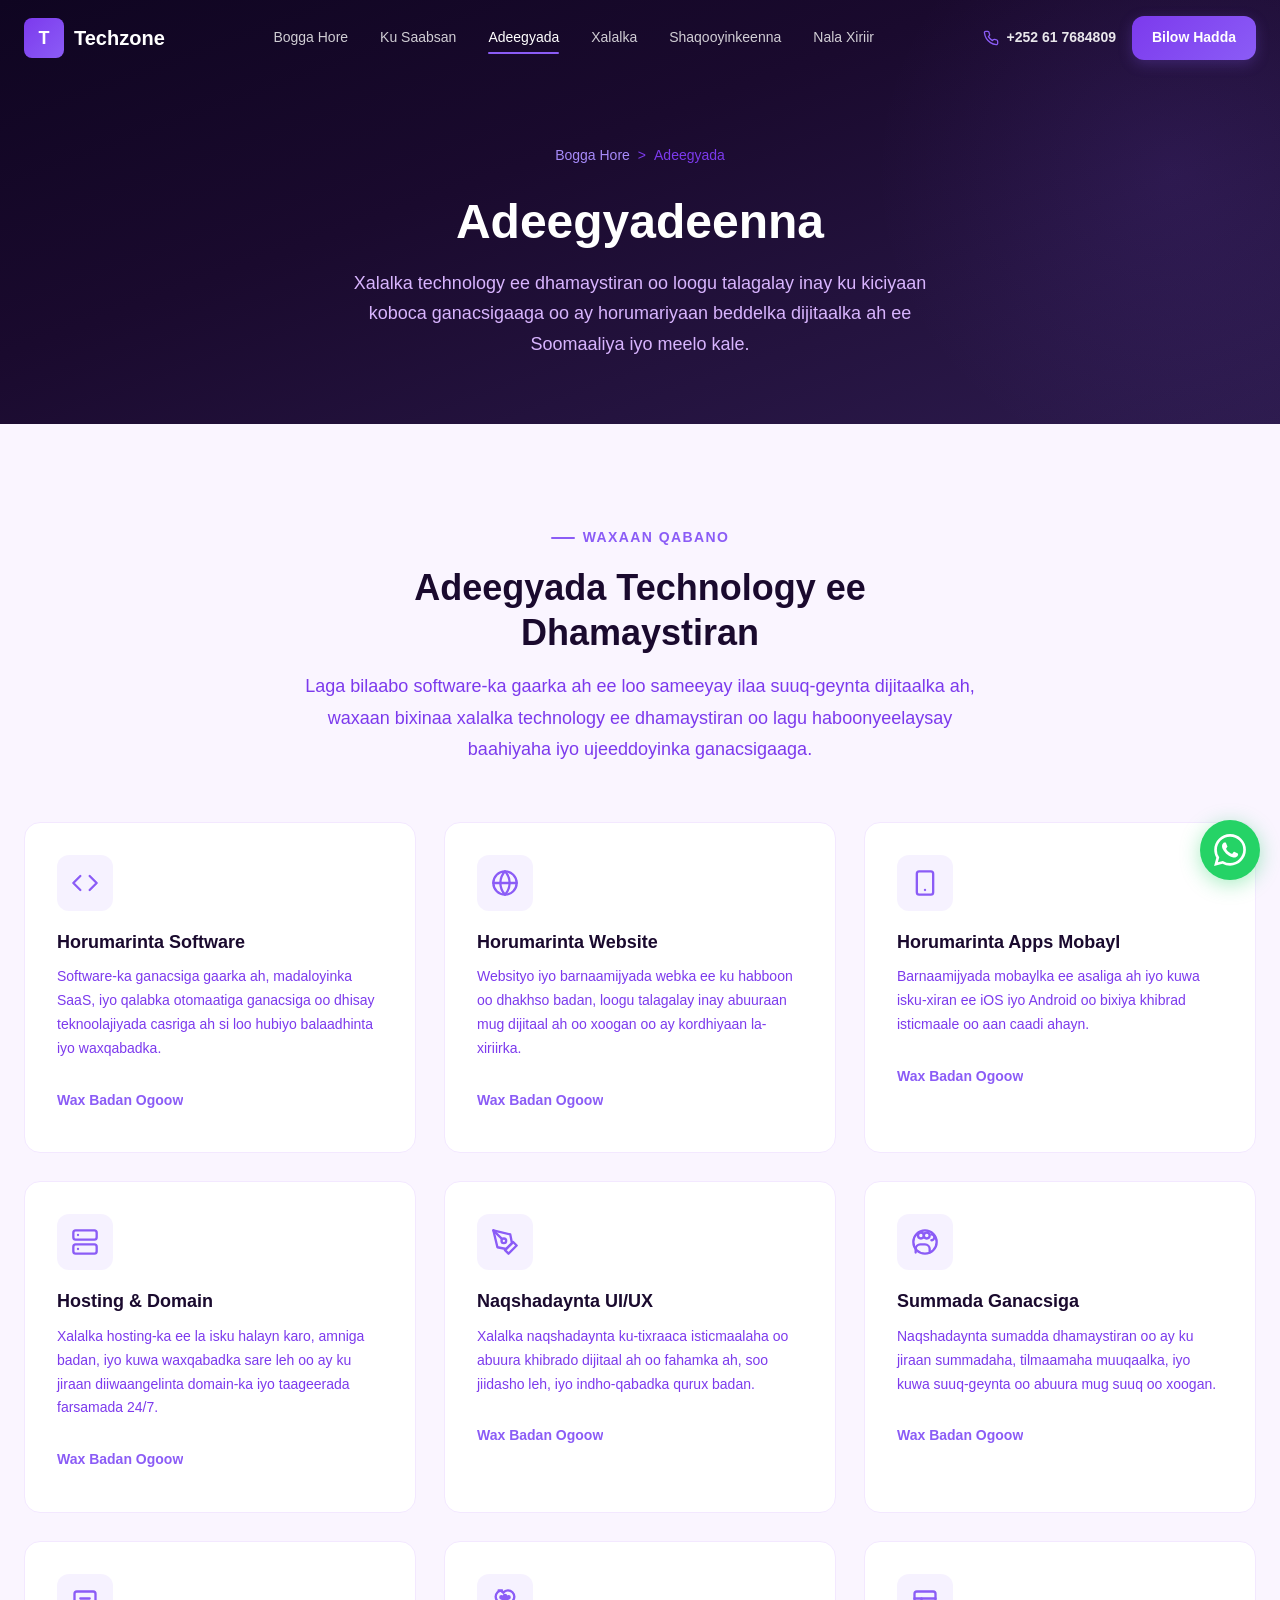
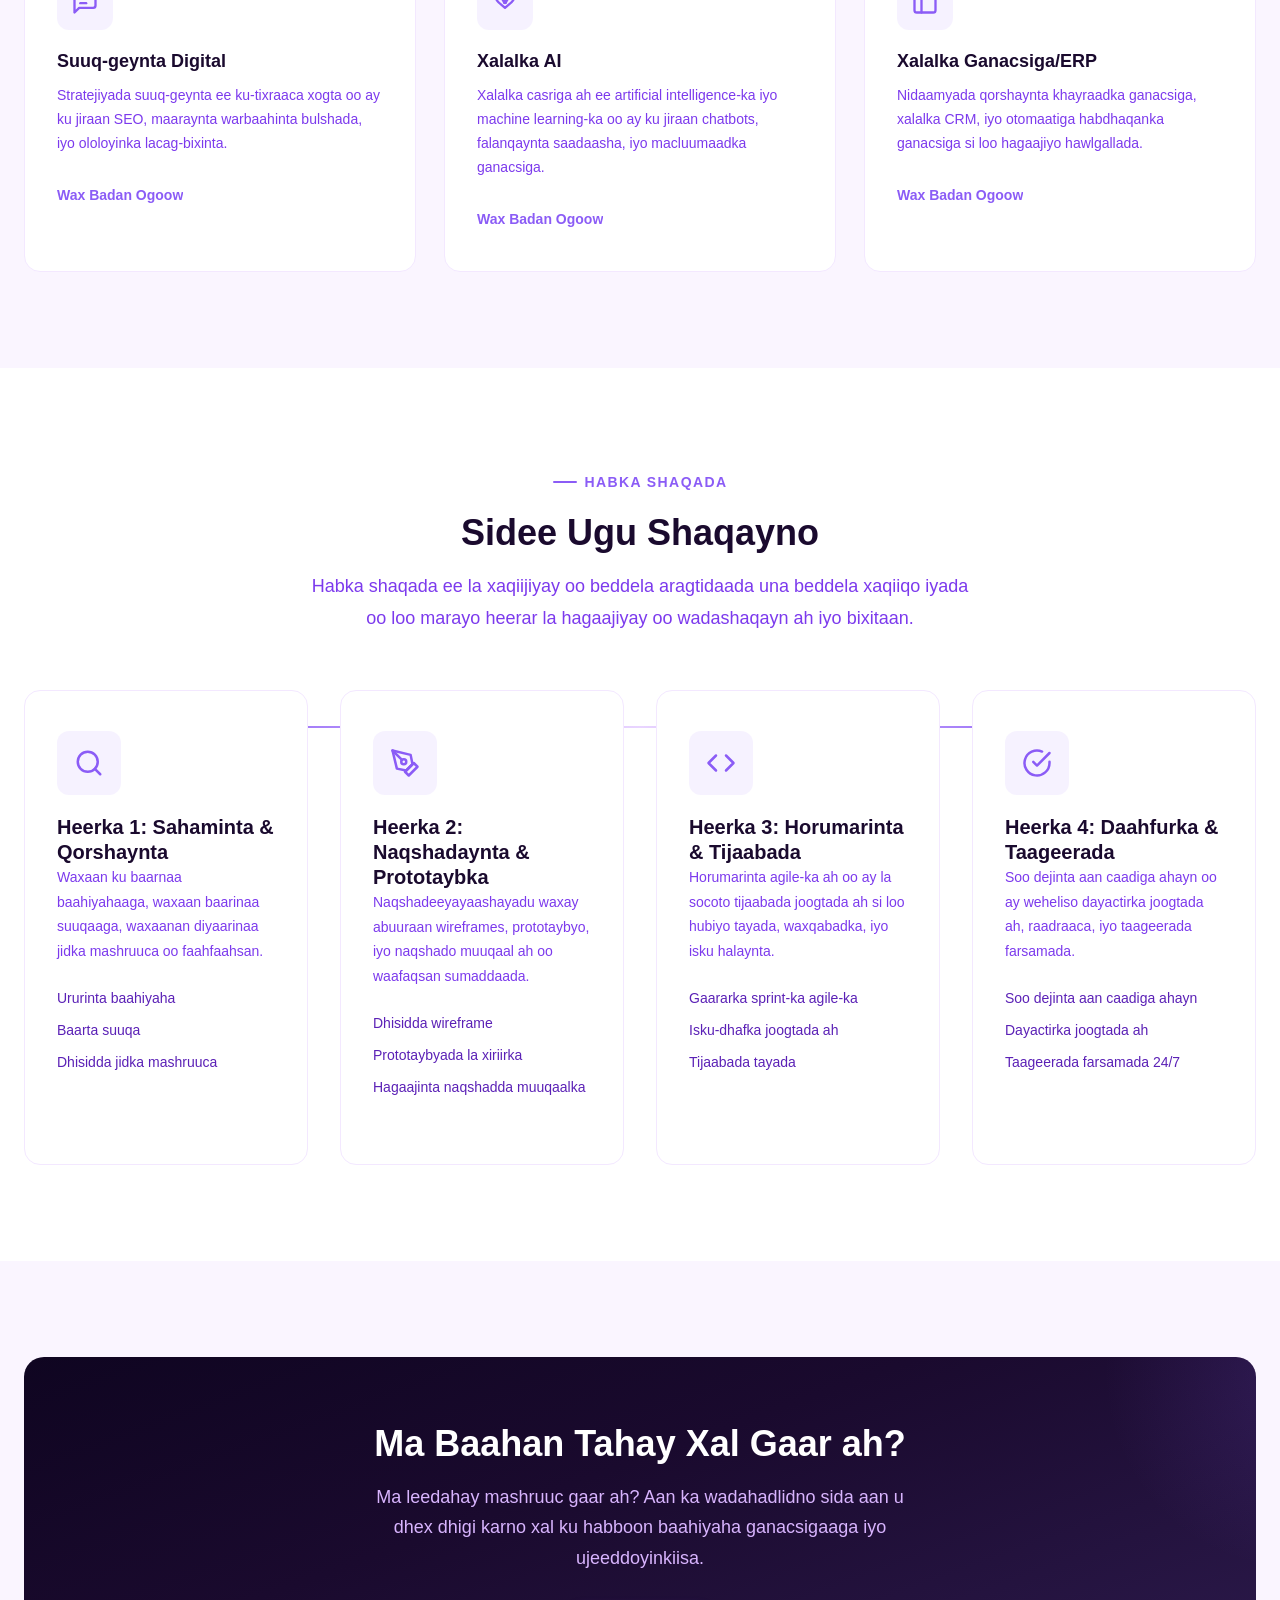
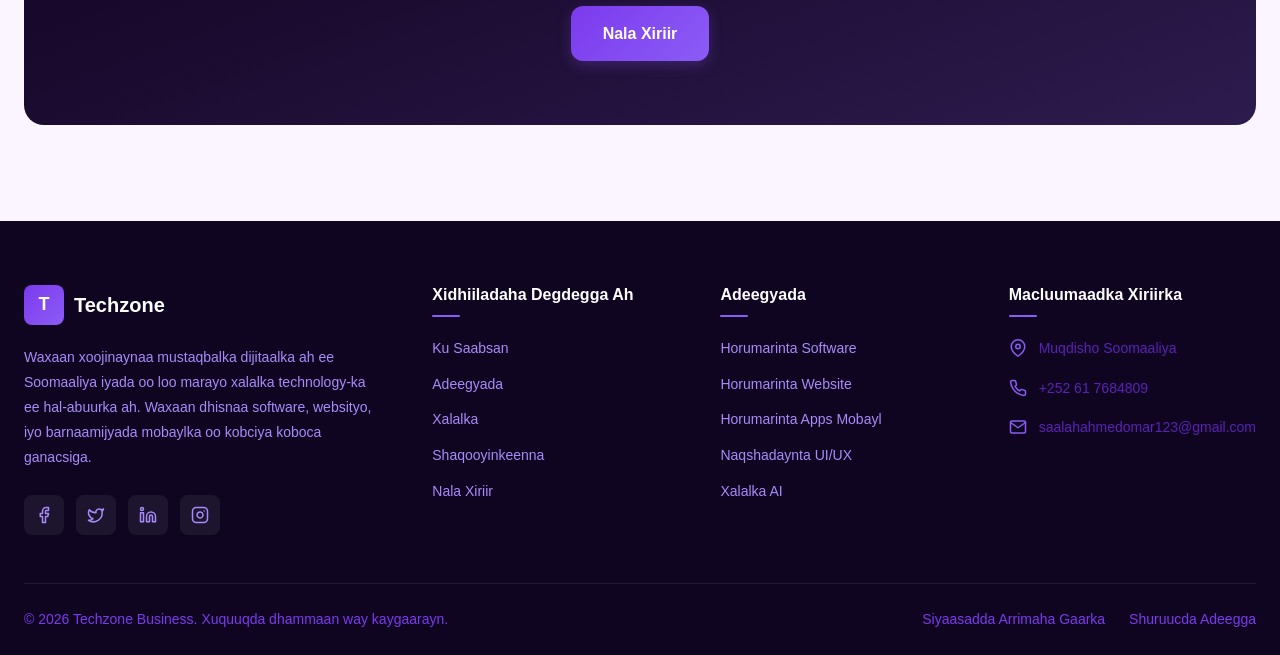
<file: services.html>
<!DOCTYPE html>
<html lang="so">
<head>
  <meta charset="UTF-8">
  <meta name="viewport" content="width=device-width, initial-scale=1.0">
  <title>Adeegyada - Techzone Business</title>
  <link rel="stylesheet" href="css/style.css">
</head>
<body>

  <header class="header">
    <div class="container">
      <a href="index.html" class="logo"><div class="logo-icon">T</div>Techzone</a>
      <nav class="nav-links">
        <a href="index.html">Bogga Hore</a><a href="about.html">Ku Saabsan</a><a href="services.html" class="active">Adeegyada</a><a href="solutions.html">Xalalka</a><a href="portfolio.html">Shaqooyinkeenna</a><a href="contact.html">Nala Xiriir</a>
      </nav>
      <div class="nav-cta">
        <a href="tel:+252617684809" class="nav-phone"><svg xmlns="http://www.w3.org/2000/svg" width="16" height="16" viewBox="0 0 24 24" fill="none" stroke="currentColor" stroke-width="2" stroke-linecap="round" stroke-linejoin="round"><path d="M22 16.92v3a2 2 0 0 1-2.18 2 19.79 19.79 0 0 1-8.63-3.07 19.5 19.5 0 0 1-6-6 19.79 19.79 0 0 1-3.07-8.67A2 2 0 0 1 4.11 2h3a2 2 0 0 1 2 1.72c.127.96.361 1.903.7 2.81a2 2 0 0 1-.45 2.11L8.09 9.91a16 16 0 0 0 6 6l1.27-1.27a2 2 0 0 1 2.11-.45c.907.339 1.85.573 2.81.7A2 2 0 0 1 22 16.92z"></path></svg>+252 61 7684809</a>
        <a href="contact.html" class="btn btn-primary btn-sm">Bilow Hadda</a>
      </div>
      <div class="menu-toggle" aria-label="Toggle menu"><span></span><span></span><span></span></div>
    </div>
  </header>
  <div class="mobile-nav"><div class="mobile-nav-close">&times;</div><a href="index.html">Bogga Hore</a><a href="about.html">Ku Saabsan</a><a href="services.html">Adeegyada</a><a href="solutions.html">Xalalka</a><a href="portfolio.html">Shaqooyinkeenna</a><a href="contact.html">Nala Xiriir</a></div>

  <main>

    <section class="page-hero">
      <div class="container">
        <div class="breadcrumb">
          <a href="index.html">Bogga Hore</a>
          <span>&gt;</span>
          <span>Adeegyada</span>
        </div>
        <h1>Adeegyadeenna</h1>
        <p>Xalalka technology ee dhamaystiran oo loogu talagalay inay ku kiciyaan koboca ganacsigaaga oo ay horumariyaan beddelka dijitaalka ah ee Soomaaliya iyo meelo kale.</p>
      </div>
    </section>

    <section class="section section-gray">
      <div class="container">
        <div class="section-header reveal">
          <span class="section-label">Waxaan Qabano</span>
          <h2>Adeegyada Technology ee Dhamaystiran</h2>
          <p>Laga bilaabo software-ka gaarka ah ee loo sameeyay ilaa suuq-geynta dijitaalka ah, waxaan bixinaa xalalka technology ee dhamaystiran oo lagu haboonyeelaysay baahiyaha iyo ujeeddoyinka ganacsigaaga.</p>
        </div>
        <div class="services-grid">

          <div class="service-card reveal reveal-delay-1">
            <div class="service-icon">
              <svg xmlns="http://www.w3.org/2000/svg" width="32" height="32" viewBox="0 0 24 24" fill="none" stroke="currentColor" stroke-width="2" stroke-linecap="round" stroke-linejoin="round"><polyline points="16 18 22 12 16 6"></polyline><polyline points="8 6 2 12 8 18"></polyline></svg>
            </div>
            <h4>Horumarinta Software</h4>
            <p>Software-ka ganacsiga gaarka ah, madaloyinka SaaS, iyo qalabka otomaatiga ganacsiga oo dhisay teknoolajiyada casriga ah si loo hubiyo balaadhinta iyo waxqabadka.</p>
            <a href="#" class="btn btn-ghost">Wax Badan Ogoow</a>
          </div>

          <div class="service-card reveal reveal-delay-2">
            <div class="service-icon">
              <svg xmlns="http://www.w3.org/2000/svg" width="32" height="32" viewBox="0 0 24 24" fill="none" stroke="currentColor" stroke-width="2" stroke-linecap="round" stroke-linejoin="round"><circle cx="12" cy="12" r="10"></circle><line x1="2" y1="12" x2="22" y2="12"></line><path d="M12 2a15.3 15.3 0 0 1 4 10 15.3 15.3 0 0 1-4 10 15.3 15.3 0 0 1-4-10 15.3 15.3 0 0 1 4-10z"></path></svg>
            </div>
            <h4>Horumarinta Website</h4>
            <p>Websityo iyo barnaamijyada webka ee ku habboon oo dhakhso badan, loogu talagalay inay abuuraan mug dijitaal ah oo xoogan oo ay kordhiyaan la-xiriirka.</p>
            <a href="#" class="btn btn-ghost">Wax Badan Ogoow</a>
          </div>

          <div class="service-card reveal reveal-delay-3">
            <div class="service-icon">
              <svg xmlns="http://www.w3.org/2000/svg" width="32" height="32" viewBox="0 0 24 24" fill="none" stroke="currentColor" stroke-width="2" stroke-linecap="round" stroke-linejoin="round"><rect x="5" y="2" width="14" height="20" rx="2" ry="2"></rect><line x1="12" y1="18" x2="12.01" y2="18"></line></svg>
            </div>
            <h4>Horumarinta Apps Mobayl</h4>
            <p>Barnaamijyada mobaylka ee asaliga ah iyo kuwa isku-xiran ee iOS iyo Android oo bixiya khibrad isticmaale oo aan caadi ahayn.</p>
            <a href="#" class="btn btn-ghost">Wax Badan Ogoow</a>
          </div>

          <div class="service-card reveal reveal-delay-4">
            <div class="service-icon">
              <svg xmlns="http://www.w3.org/2000/svg" width="32" height="32" viewBox="0 0 24 24" fill="none" stroke="currentColor" stroke-width="2" stroke-linecap="round" stroke-linejoin="round"><rect x="2" y="2" width="20" height="8" rx="2" ry="2"></rect><rect x="2" y="14" width="20" height="8" rx="2" ry="2"></rect><line x1="6" y1="6" x2="6.01" y2="6"></line><line x1="6" y1="18" x2="6.01" y2="18"></line></svg>
            </div>
            <h4>Hosting &amp; Domain</h4>
            <p>Xalalka hosting-ka ee la isku halayn karo, amniga badan, iyo kuwa waxqabadka sare leh oo ay ku jiraan diiwaangelinta domain-ka iyo taageerada farsamada 24/7.</p>
            <a href="#" class="btn btn-ghost">Wax Badan Ogoow</a>
          </div>

          <div class="service-card reveal reveal-delay-5">
            <div class="service-icon">
              <svg xmlns="http://www.w3.org/2000/svg" width="32" height="32" viewBox="0 0 24 24" fill="none" stroke="currentColor" stroke-width="2" stroke-linecap="round" stroke-linejoin="round"><path d="M12 19l7-7 3 3-7 7-3-3z"></path><path d="M18 13l-1.5-7.5L2 2l3.5 14.5L13 18l5-5z"></path><path d="M2 2l7.586 7.586"></path><circle cx="11" cy="11" r="2"></circle></svg>
            </div>
            <h4>Naqshadaynta UI/UX</h4>
            <p>Xalalka naqshadaynta ku-tixraaca isticmaalaha oo abuura khibrado dijitaal ah oo fahamka ah, soo jiidasho leh, iyo indho-qabadka qurux badan.</p>
            <a href="#" class="btn btn-ghost">Wax Badan Ogoow</a>
          </div>

          <div class="service-card reveal reveal-delay-6">
            <div class="service-icon">
              <svg xmlns="http://www.w3.org/2000/svg" width="32" height="32" viewBox="0 0 24 24" fill="none" stroke="currentColor" stroke-width="2" stroke-linecap="round" stroke-linejoin="round"><circle cx="13.5" cy="6.5" r="2.5"></circle><path d="M17.5 10.5a2.5 2.5 0 1 0 0-5"></path><circle cx="8.5" cy="6.5" r="2.5"></circle><path d="M4 21v-3a4 4 0 0 1 4-4h4a4 4 0 0 1 4 4v3"></path><circle cx="12" cy="12" r="10"></circle></svg>
            </div>
            <h4>Summada Ganacsiga</h4>
            <p>Naqshadaynta sumadda dhamaystiran oo ay ku jiraan summadaha, tilmaamaha muuqaalka, iyo kuwa suuq-geynta oo abuura mug suuq oo xoogan.</p>
            <a href="#" class="btn btn-ghost">Wax Badan Ogoow</a>
          </div>

          <div class="service-card reveal reveal-delay-1">
            <div class="service-icon">
              <svg xmlns="http://www.w3.org/2000/svg" width="32" height="32" viewBox="0 0 24 24" fill="none" stroke="currentColor" stroke-width="2" stroke-linecap="round" stroke-linejoin="round"><path d="M21 15a2 2 0 0 1-2 2H7l-4 4V5a2 2 0 0 1 2-2h14a2 2 0 0 1 2 2z"></path><line x1="8" y1="9" x2="16" y2="9"></line><line x1="8" y1="13" x2="13" y2="13"></line></svg>
            </div>
            <h4>Suuq-geynta Digital</h4>
            <p>Stratejiyada suuq-geynta ee ku-tixraaca xogta oo ay ku jiraan SEO, maaraynta warbaahinta bulshada, iyo ololoyinka lacag-bixinta.</p>
            <a href="#" class="btn btn-ghost">Wax Badan Ogoow</a>
          </div>

          <div class="service-card reveal reveal-delay-2">
            <div class="service-icon">
              <svg xmlns="http://www.w3.org/2000/svg" width="32" height="32" viewBox="0 0 24 24" fill="none" stroke="currentColor" stroke-width="2" stroke-linecap="round" stroke-linejoin="round"><path d="M9.5 2A5.5 5.5 0 0 0 4 7.5c0 3 2.5 5 4.5 6.5L12 17l3.5-3c2-1.5 4.5-3.5 4.5-6.5A5.5 5.5 0 0 0 14.5 2c-1.5 0-3 .7-4 2-1-1.3-2.5-2-4-2z"></path><circle cx="12" cy="7" r="1"></circle><circle cx="9" cy="8" r="1"></circle><circle cx="15" cy="8" r="1"></circle><circle cx="11" cy="10" r="1"></circle><circle cx="13" cy="10" r="1"></circle><circle cx="12" cy="12" r="1"></circle></svg>
            </div>
            <h4>Xalalka AI</h4>
            <p>Xalalka casriga ah ee artificial intelligence-ka iyo machine learning-ka oo ay ku jiraan chatbots, falanqaynta saadaasha, iyo macluumaadka ganacsiga.</p>
            <a href="#" class="btn btn-ghost">Wax Badan Ogoow</a>
          </div>

          <div class="service-card reveal reveal-delay-3">
            <div class="service-icon">
              <svg xmlns="http://www.w3.org/2000/svg" width="32" height="32" viewBox="0 0 24 24" fill="none" stroke="currentColor" stroke-width="2" stroke-linecap="round" stroke-linejoin="round"><rect x="3" y="3" width="18" height="18" rx="2" ry="2"></rect><line x1="3" y1="9" x2="21" y2="9"></line><line x1="9" y1="21" x2="9" y2="9"></line></svg>
            </div>
            <h4>Xalalka Ganacsiga/ERP</h4>
            <p>Nidaamyada qorshaynta khayraadka ganacsiga, xalalka CRM, iyo otomaatiga habdhaqanka ganacsiga si loo hagaajiyo hawlgallada.</p>
            <a href="#" class="btn btn-ghost">Wax Badan Ogoow</a>
          </div>

        </div>
      </div>
    </section>

    <section class="section">
      <div class="container">
        <div class="section-header reveal">
          <span class="section-label">Habka Shaqada</span>
          <h2>Sidee Ugu Shaqayno</h2>
          <p>Habka shaqada ee la xaqiijiyay oo beddela aragtidaada una beddela xaqiiqo iyada oo loo marayo heerar la hagaajiyay oo wadashaqayn ah iyo bixitaan.</p>
        </div>
        <div class="workflow-grid">

          <div class="service-detail-card reveal reveal-delay-1">
            <div class="service-icon">
              <svg xmlns="http://www.w3.org/2000/svg" width="32" height="32" viewBox="0 0 24 24" fill="none" stroke="currentColor" stroke-width="2" stroke-linecap="round" stroke-linejoin="round"><circle cx="11" cy="11" r="8"></circle><line x1="21" y1="21" x2="16.65" y2="16.65"></line></svg>
            </div>
            <h4>Heerka 1: Sahaminta &amp; Qorshaynta</h4>
            <p>Waxaan ku baarnaa baahiyahaaga, waxaan baarinaa suuqaaga, waxaanan diyaarinaa jidka mashruuca oo faahfaahsan.</p>
            <ul class="service-features-list">
              <li>Ururinta baahiyaha</li>
              <li>Baarta suuqa</li>
              <li>Dhisidda jidka mashruuca</li>
            </ul>
          </div>

          <div class="service-detail-card reveal reveal-delay-2">
            <div class="service-icon">
              <svg xmlns="http://www.w3.org/2000/svg" width="32" height="32" viewBox="0 0 24 24" fill="none" stroke="currentColor" stroke-width="2" stroke-linecap="round" stroke-linejoin="round"><path d="M12 19l7-7 3 3-7 7-3-3z"></path><path d="M18 13l-1.5-7.5L2 2l3.5 14.5L13 18l5-5z"></path><path d="M2 2l7.586 7.586"></path><circle cx="11" cy="11" r="2"></circle></svg>
            </div>
            <h4>Heerka 2: Naqshadaynta &amp; Prototaybka</h4>
            <p>Naqshadeeyayaashayadu waxay abuuraan wireframes, prototaybyo, iyo naqshado muuqaal ah oo waafaqsan sumaddaada.</p>
            <ul class="service-features-list">
              <li>Dhisidda wireframe</li>
              <li>Prototaybyada la xiriirka</li>
              <li>Hagaajinta naqshadda muuqaalka</li>
            </ul>
          </div>

          <div class="service-detail-card reveal reveal-delay-3">
            <div class="service-icon">
              <svg xmlns="http://www.w3.org/2000/svg" width="32" height="32" viewBox="0 0 24 24" fill="none" stroke="currentColor" stroke-width="2" stroke-linecap="round" stroke-linejoin="round"><polyline points="16 18 22 12 16 6"></polyline><polyline points="8 6 2 12 8 18"></polyline></svg>
            </div>
            <h4>Heerka 3: Horumarinta &amp; Tijaabada</h4>
            <p>Horumarinta agile-ka ah oo ay la socoto tijaabada joogtada ah si loo hubiyo tayada, waxqabadka, iyo isku halaynta.</p>
            <ul class="service-features-list">
              <li>Gaararka sprint-ka agile-ka</li>
              <li>Isku-dhafka joogtada ah</li>
              <li>Tijaabada tayada</li>
            </ul>
          </div>

          <div class="service-detail-card reveal reveal-delay-4">
            <div class="service-icon">
              <svg xmlns="http://www.w3.org/2000/svg" width="32" height="32" viewBox="0 0 24 24" fill="none" stroke="currentColor" stroke-width="2" stroke-linecap="round" stroke-linejoin="round"><path d="M22 11.08V12a10 10 0 1 1-5.93-9.14"></path><polyline points="22 4 12 14.01 9 11.01"></polyline></svg>
            </div>
            <h4>Heerka 4: Daahfurka &amp; Taageerada</h4>
            <p>Soo dejinta aan caadiga ahayn oo ay weheliso dayactirka joogtada ah, raadraaca, iyo taageerada farsamada.</p>
            <ul class="service-features-list">
              <li>Soo dejinta aan caadiga ahayn</li>
              <li>Dayactirka joogtada ah</li>
              <li>Taageerada farsamada 24/7</li>
            </ul>
          </div>

        </div>
      </div>
    </section>

    <section class="section section-gray">
      <div class="container">
        <div class="cta-banner reveal">
          <h2>Ma Baahan Tahay Xal Gaar ah?</h4>
          <p>Ma leedahay mashruuc gaar ah? Aan ka wadahadlidno sida aan u dhex dhigi karno xal ku habboon baahiyaha ganacsigaaga iyo ujeeddoyinkiisa.</p>
          <a href="contact.html" class="btn btn-primary">Nala Xiriir</a>
        </div>
      </div>
    </section>

  </main>

  <footer class="footer">
    <div class="container">
      <div class="footer-grid">
        <div class="footer-brand">
          <a href="index.html" class="logo">
            <div class="logo-icon">T</div>
            Techzone
          </a>
          <p>Waxaan xoojinaynaa mustaqbalka dijitaalka ah ee Soomaaliya iyada oo loo marayo xalalka technology-ka ee hal-abuurka ah. Waxaan dhisnaa software, websityo, iyo barnaamijyada mobaylka oo kobciya koboca ganacsiga.</p>
          <div class="footer-social">
            <a href="#" aria-label="Facebook"><svg xmlns="http://www.w3.org/2000/svg" width="18" height="18" viewBox="0 0 24 24" fill="none" stroke="currentColor" stroke-width="2" stroke-linecap="round" stroke-linejoin="round"><path d="M18 2h-3a5 5 0 0 0-5 5v3H7v4h3v8h4v-8h3l1-4h-4V7a1 1 0 0 1 1-1h3z"></path></svg></a>
            <a href="#" aria-label="Twitter"><svg xmlns="http://www.w3.org/2000/svg" width="18" height="18" viewBox="0 0 24 24" fill="none" stroke="currentColor" stroke-width="2" stroke-linecap="round" stroke-linejoin="round"><path d="M22 4s-.7 2.1-2 3.4c1.6 10-9.4 17.3-18 11.6 2.2.1 4.4-.6 6-2C3 15.5.5 9.6 3 5c2.2 2.6 5.6 4.1 9 4-.9-4.2 4-6.6 7-3.8 1.1 0 3-1.2 3-1.2z"></path></svg></a>
            <a href="#" aria-label="LinkedIn"><svg xmlns="http://www.w3.org/2000/svg" width="18" height="18" viewBox="0 0 24 24" fill="none" stroke="currentColor" stroke-width="2" stroke-linecap="round" stroke-linejoin="round"><path d="M16 8a6 6 0 0 1 6 6v7h-4v-7a2 2 0 0 0-2-2 2 2 0 0 0-2 2v7h-4v-7a6 6 0 0 1 6-6z"></path><rect x="2" y="9" width="4" height="12"></rect><circle cx="4" cy="4" r="2"></circle></svg></a>
            <a href="#" aria-label="Instagram"><svg xmlns="http://www.w3.org/2000/svg" width="18" height="18" viewBox="0 0 24 24" fill="none" stroke="currentColor" stroke-width="2" stroke-linecap="round" stroke-linejoin="round"><rect x="2" y="2" width="20" height="20" rx="5" ry="5"></rect><path d="M16 11.37A4 4 0 1 1 12.63 8 4 4 0 0 1 16 11.37z"></path><line x1="17.5" y1="6.5" x2="17.51" y2="6.5"></line></svg></a>
          </div>
        </div>
        <div class="footer-col">
          <h4>Xidhiiladaha Degdegga Ah</h4>
          <ul>
            <li><a href="about.html">Ku Saabsan</a></li>
            <li><a href="services.html">Adeegyada</a></li>
            <li><a href="solutions.html">Xalalka</a></li>
            <li><a href="portfolio.html">Shaqooyinkeenna</a></li>
            <li><a href="contact.html">Nala Xiriir</a></li>
          </ul>
        </div>
        <div class="footer-col">
          <h4>Adeegyada</h4>
          <ul>
            <li><a href="services.html">Horumarinta Software</a></li>
            <li><a href="services.html">Horumarinta Website</a></li>
            <li><a href="services.html">Horumarinta Apps Mobayl</a></li>
            <li><a href="services.html">Naqshadaynta UI/UX</a></li>
            <li><a href="services.html">Xalalka AI</a></li>
          </ul>
        </div>
        <div class="footer-col">
          <h4>Macluumaadka Xiriirka</h4>
          <div class="footer-contact-item">
            <svg xmlns="http://www.w3.org/2000/svg" width="18" height="18" viewBox="0 0 24 24" fill="none" stroke="currentColor" stroke-width="2" stroke-linecap="round" stroke-linejoin="round"><path d="M21 10c0 7-9 13-9 13s-9-6-9-13a9 9 0 0 1 18 0z"></path><circle cx="12" cy="10" r="3"></circle></svg>
            <p>Muqdisho Soomaaliya</p>
          </div>
          <div class="footer-contact-item">
            <svg xmlns="http://www.w3.org/2000/svg" width="18" height="18" viewBox="0 0 24 24" fill="none" stroke="currentColor" stroke-width="2" stroke-linecap="round" stroke-linejoin="round"><path d="M22 16.92v3a2 2 0 0 1-2.18 2 19.79 19.79 0 0 1-8.63-3.07 19.5 19.5 0 0 1-6-6 19.79 19.79 0 0 1-3.07-8.67A2 2 0 0 1 4.11 2h3a2 2 0 0 1 2 1.72c.127.96.361 1.903.7 2.81a2 2 0 0 1-.45 2.11L8.09 9.91a16 16 0 0 0 6 6l1.27-1.27a2 2 0 0 1 2.11-.45c.907.339 1.85.573 2.81.7A2 2 0 0 1 22 16.92z"></path></svg>
            <p>+252 61 7684809</p>
          </div>
          <div class="footer-contact-item">
            <svg xmlns="http://www.w3.org/2000/svg" width="18" height="18" viewBox="0 0 24 24" fill="none" stroke="currentColor" stroke-width="2" stroke-linecap="round" stroke-linejoin="round"><path d="M4 4h16c1.1 0 2 .9 2 2v12c0 1.1-.9 2-2 2H4c-1.1 0-2-.9-2-2V6c0-1.1.9-2 2-2z"></path><polyline points="22,6 12,13 2,6"></polyline></svg>
            <p>saalahahmedomar123@gmail.com</p>
          </div>
        </div>
      </div>
      <div class="footer-bottom">
        <p>&copy; 2026 Techzone Business. Xuquuqda dhammaan way kaygaarayn.</p>
        <div class="footer-bottom-links">
          <a href="#">Siyaasadda Arrimaha Gaarka</a>
          <a href="#">Shuruucda Adeegga</a>
        </div>
      </div>
    </div>
  </footer>

  <button class="back-to-top" aria-label="Back to top">
    <svg xmlns="http://www.w3.org/2000/svg" width="20" height="20" viewBox="0 0 24 24" fill="none" stroke="currentColor" stroke-width="2" stroke-linecap="round" stroke-linejoin="round"><polyline points="18 15 12 9 6 15"></polyline></svg>
  </button>

  <script src="js/main.js"></script>
</body>
</html>
</file>
<file: css/style.css>
/* ============================================
   GUREY COMPANY - Main Stylesheet
   Modern Technology Company Website
   ============================================ */

/* ---- CSS Custom Properties ---- */
:root {
  /* Colors */
  --navy: #1a0a2e;
  --navy-light: #2d1b4e;
  --navy-dark: #0f0521;
  --teal: #8B5CF6;
  --teal-light: #A78BFA;
  --teal-dark: #7C3AED;
  --teal-bg: rgba(139, 92, 246, 0.08);
  --accent: #F59E0B;
  --accent-light: #FBBF24;
  --white: #FFFFFF;
  --off-white: #F5F3FF;
  --gray-50: #FAF5FF;
  --gray-100: #F3E8FF;
  --gray-200: #E9D5FF;
  --gray-300: #D8B4FE;
  --gray-400: #A78BFA;
  --gray-500: #7C3AED;
  --gray-600: #5B21B6;
  --gray-700: #4C1D95;
  --gray-800: #3B0764;
  --gray-900: #1E0538;
  --success: #10B981;
  --danger: #EF4444;

  /* Gradients */
  --gradient-navy: linear-gradient(135deg, var(--navy) 0%, var(--navy-light) 100%);
  --gradient-teal: linear-gradient(135deg, var(--teal-dark) 0%, var(--teal) 100%);
  --gradient-hero: linear-gradient(160deg, var(--navy-dark) 0%, var(--navy) 40%, var(--navy-light) 100%);
  --gradient-card: linear-gradient(180deg, rgba(255,255,255,0) 0%, rgba(139,92,246,0.03) 100%);
  --gradient-accent: linear-gradient(135deg, var(--teal) 0%, var(--teal-light) 100%);
  --gradient-overlay: linear-gradient(180deg, rgba(26,10,46,0.92) 0%, rgba(26,10,46,0.75) 100%);

  /* Typography */
  --font-primary: 'Inter', -apple-system, BlinkMacSystemFont, 'Segoe UI', sans-serif;
  --font-size-xs: 0.75rem;
  --font-size-sm: 0.875rem;
  --font-size-base: 1rem;
  --font-size-lg: 1.125rem;
  --font-size-xl: 1.25rem;
  --font-size-2xl: 1.5rem;
  --font-size-3xl: 1.875rem;
  --font-size-4xl: 2.25rem;
  --font-size-5xl: 3rem;
  --font-size-6xl: 3.75rem;

  /* Spacing */
  --section-py: 6rem;
  --section-py-sm: 4rem;
  --container-px: 1.5rem;

  /* Borders */
  --radius-sm: 0.375rem;
  --radius-md: 0.5rem;
  --radius-lg: 0.75rem;
  --radius-xl: 1rem;
  --radius-2xl: 1.25rem;
  --radius-full: 9999px;

  /* Shadows */
  --shadow-sm: 0 1px 2px rgba(0,0,0,0.05);
  --shadow: 0 1px 3px rgba(0,0,0,0.1), 0 1px 2px rgba(0,0,0,0.06);
  --shadow-md: 0 4px 6px -1px rgba(0,0,0,0.1), 0 2px 4px -2px rgba(0,0,0,0.1);
  --shadow-lg: 0 10px 15px -3px rgba(0,0,0,0.1), 0 4px 6px -4px rgba(0,0,0,0.1);
  --shadow-xl: 0 20px 25px -5px rgba(0,0,0,0.1), 0 8px 10px -6px rgba(0,0,0,0.1);
  --shadow-teal: 0 4px 14px rgba(139, 92, 246, 0.25);
  --shadow-card: 0 4px 24px rgba(26, 10, 46, 0.08);
  --shadow-card-hover: 0 12px 40px rgba(26, 10, 46, 0.15);

  /* Transitions */
  --transition-fast: 150ms ease;
  --transition-base: 250ms ease;
  --transition-slow: 400ms ease;
  --transition-spring: 500ms cubic-bezier(0.34, 1.56, 0.64, 1);

  /* Z-index */
  --z-nav: 1000;
  --z-modal: 1100;
  --z-back-to-top: 900;
}

/* ---- Reset & Base ---- */
*, *::before, *::after {
  margin: 0;
  padding: 0;
  box-sizing: border-box;
}

html {
  scroll-behavior: smooth;
  scroll-padding-top: 80px;
  -webkit-text-size-adjust: 100%;
  max-width: 100%;
  overflow-x: hidden;
}

body {
  font-family: var(--font-primary);
  font-size: var(--font-size-base);
  line-height: 1.7;
  color: var(--gray-700);
  background-color: var(--white);
  overflow-x: hidden;
  -webkit-font-smoothing: antialiased;
  -moz-osx-font-smoothing: grayscale;
}

img {
  max-width: 100%;
  height: auto;
  display: block;
}

a {
  text-decoration: none;
  color: inherit;
  transition: color var(--transition-base);
}

ul, ol {
  list-style: none;
}

button {
  border: none;
  background: none;
  cursor: pointer;
  font-family: inherit;
}

input, textarea, select {
  font-family: inherit;
  font-size: inherit;
}

h1, h2, h3, h4, h5, h6 {
  color: var(--navy);
  font-weight: 700;
  line-height: 1.25;
}

h1 { font-size: clamp(2.25rem, 5vw, var(--font-size-5xl)); }
h2 { font-size: clamp(1.75rem, 3.5vw, var(--font-size-4xl)); }
h3 { font-size: clamp(1.25rem, 2.5vw, var(--font-size-2xl)); }
h4 { font-size: var(--font-size-xl); }

p {
  margin-bottom: 1rem;
  color: var(--gray-600);
}

p:last-child {
  margin-bottom: 0;
}

/* ---- Utility Classes ---- */
.container {
  width: 100%;
  max-width: 1280px;
  margin: 0 auto;
  padding: 0 var(--container-px);
}

.section {
  padding: var(--section-py) 0;
}

.section-sm {
  padding: var(--section-py-sm) 0;
}

.section-dark {
  background: var(--gradient-hero);
  color: var(--white);
}

.section-dark h2,
.section-dark h3,
.section-dark h4 {
  color: var(--white);
}

.section-dark p {
  color: var(--gray-300);
}

.section-gray {
  background-color: var(--gray-50);
}

.text-center { text-align: center; }
.text-teal { color: var(--teal); }
.text-navy { color: var(--navy); }
.text-accent { color: var(--accent); }
.text-white { color: var(--white); }

.fw-400 { font-weight: 400; }
.fw-500 { font-weight: 500; }
.fw-600 { font-weight: 600; }
.fw-700 { font-weight: 700; }

.mb-1 { margin-bottom: 0.5rem; }
.mb-2 { margin-bottom: 1rem; }
.mb-3 { margin-bottom: 1.5rem; }
.mb-4 { margin-bottom: 2rem; }
.mb-5 { margin-bottom: 3rem; }

.mt-1 { margin-top: 0.5rem; }
.mt-2 { margin-top: 1rem; }
.mt-3 { margin-top: 1.5rem; }
.mt-4 { margin-top: 2rem; }

/* Section Header */
.section-header {
  max-width: 680px;
  margin: 0 auto 3.5rem;
  text-align: center;
}

.section-label {
  display: inline-flex;
  align-items: center;
  gap: 0.5rem;
  font-size: var(--font-size-sm);
  font-weight: 600;
  color: var(--teal);
  text-transform: uppercase;
  letter-spacing: 0.1em;
  margin-bottom: 1rem;
}

.section-label::before {
  content: '';
  display: inline-block;
  width: 24px;
  height: 2px;
  background: var(--teal);
  border-radius: 1px;
}

.section-header h2 {
  margin-bottom: 1rem;
}

.section-header p {
  font-size: var(--font-size-lg);
  color: var(--gray-500);
  line-height: 1.75;
}

/* ---- Buttons ---- */
.btn {
  display: inline-flex;
  align-items: center;
  justify-content: center;
  gap: 0.5rem;
  padding: 0.875rem 2rem;
  font-size: var(--font-size-base);
  font-weight: 600;
  border-radius: var(--radius-lg);
  transition: all var(--transition-base);
  white-space: nowrap;
  position: relative;
  overflow: hidden;
}

.btn svg {
  width: 18px;
  height: 18px;
  transition: transform var(--transition-base);
}

.btn:hover svg {
  transform: translateX(3px);
}

.btn-primary {
  background: var(--gradient-teal);
  color: var(--white);
  box-shadow: var(--shadow-teal);
}

.btn-primary:hover {
  transform: translateY(-2px);
  box-shadow: 0 8px 25px rgba(139, 92, 246, 0.35);
}

.btn-secondary {
  background: var(--white);
  color: var(--navy);
  border: 2px solid var(--gray-200);
}

.btn-secondary:hover {
  border-color: var(--teal);
  color: var(--teal);
  transform: translateY(-2px);
}

.btn-outline {
  background: transparent;
  color: var(--white);
  border: 2px solid rgba(255,255,255,0.3);
}

.btn-outline:hover {
  background: var(--white);
  color: var(--navy);
  border-color: var(--white);
  transform: translateY(-2px);
}

.btn-ghost {
  background: transparent;
  color: var(--teal);
  padding: 0.5rem 0;
}

.btn-ghost:hover {
  color: var(--teal-dark);
}

.btn-ghost svg {
  width: 16px;
  height: 16px;
}

.btn-sm {
  padding: 0.625rem 1.25rem;
  font-size: var(--font-size-sm);
}

.btn-lg {
  padding: 1rem 2.5rem;
  font-size: var(--font-size-lg);
}

/* ---- Header / Navigation ---- */
.header {
  position: fixed;
  top: 0;
  left: 0;
  right: 0;
  z-index: var(--z-nav);
  padding: 1rem 0;
  transition: all var(--transition-base);
}

.header.scrolled {
  background: rgba(255, 255, 255, 0.97);
  backdrop-filter: blur(20px);
  -webkit-backdrop-filter: blur(20px);
  box-shadow: 0 1px 20px rgba(0, 0, 0, 0.08);
  padding: 0.6rem 0;
}

.header .container {
  display: flex;
  align-items: center;
  justify-content: space-between;
}

.logo {
  display: flex;
  align-items: center;
  gap: 0.625rem;
  font-size: var(--font-size-xl);
  font-weight: 700;
  color: var(--white);
  transition: color var(--transition-base);
}

.logo-icon {
  width: 40px;
  height: 40px;
  background: var(--gradient-teal);
  border-radius: var(--radius-md);
  display: flex;
  align-items: center;
  justify-content: center;
  color: var(--white);
  font-weight: 800;
  font-size: var(--font-size-lg);
}

.header.scrolled .logo {
  color: var(--navy);
}

.nav-links {
  display: flex;
  align-items: center;
  gap: 2rem;
}

.nav-links a {
  font-size: var(--font-size-sm);
  font-weight: 500;
  color: rgba(255, 255, 255, 0.8);
  transition: color var(--transition-base);
  position: relative;
}

.nav-links a::after {
  content: '';
  position: absolute;
  bottom: -4px;
  left: 0;
  width: 0;
  height: 2px;
  background: var(--teal);
  transition: width var(--transition-base);
  border-radius: 1px;
}

.nav-links a:hover,
.nav-links a.active {
  color: var(--white);
}

.nav-links a:hover::after,
.nav-links a.active::after {
  width: 100%;
}

.header.scrolled .nav-links a {
  color: var(--gray-600);
}

.header.scrolled .nav-links a:hover,
.header.scrolled .nav-links a.active {
  color: var(--teal);
}

.nav-cta {
  display: flex;
  align-items: center;
  gap: 1rem;
}

.nav-phone {
  display: flex;
  align-items: center;
  gap: 0.5rem;
  font-size: var(--font-size-sm);
  font-weight: 600;
  color: rgba(255, 255, 255, 0.9);
}

.header.scrolled .nav-phone {
  color: var(--navy);
}

.nav-phone svg {
  width: 16px;
  height: 16px;
  color: var(--teal);
}

.nav-btn {
  padding: 0.625rem 1.5rem;
  font-size: var(--font-size-sm);
}

/* Mobile Menu Toggle */
.menu-toggle {
  display: none;
  flex-direction: column;
  gap: 5px;
  padding: 4px;
  cursor: pointer;
}

.menu-toggle span {
  display: block;
  width: 24px;
  height: 2px;
  background: var(--white);
  border-radius: 2px;
  transition: all var(--transition-base);
}

.header.scrolled .menu-toggle span {
  background: var(--navy);
}

/* Mobile Nav Overlay */
.mobile-nav {
  display: none;
  position: fixed;
  top: 0;
  left: 0;
  right: 0;
  bottom: 0;
  background: rgba(26, 10, 46, 0.97);
  backdrop-filter: blur(20px);
  z-index: var(--z-modal);
  padding: 5rem 2rem 2rem;
  flex-direction: column;
  gap: 0;
  opacity: 0;
  visibility: hidden;
  transition: all var(--transition-base);
}

.mobile-nav.active {
  opacity: 1;
  visibility: visible;
}

.mobile-nav a {
  display: block;
  padding: 1rem 0;
  font-size: var(--font-size-xl);
  font-weight: 600;
  color: var(--white);
  border-bottom: 1px solid rgba(255,255,255,0.1);
  transition: color var(--transition-base);
}

.mobile-nav a:hover {
  color: var(--teal-light);
}

.mobile-nav-close {
  position: absolute;
  top: 1.25rem;
  right: 1.5rem;
  width: 40px;
  height: 40px;
  display: flex;
  align-items: center;
  justify-content: center;
  color: var(--white);
  font-size: 1.5rem;
  cursor: pointer;
}

/* ---- Hero Section ---- */
.hero {
  position: relative;
  min-height: 100vh;
  display: flex;
  align-items: center;
  background: var(--gradient-hero);
  overflow: hidden;
}

.hero::before {
  content: '';
  position: absolute;
  top: -50%;
  right: -20%;
  width: 800px;
  height: 800px;
  background: radial-gradient(circle, rgba(139,92,246,0.12) 0%, transparent 70%);
  border-radius: 50%;
  pointer-events: none;
}

.hero::after {
  content: '';
  position: absolute;
  bottom: -30%;
  left: -10%;
  width: 600px;
  height: 600px;
  background: radial-gradient(circle, rgba(139,92,246,0.08) 0%, transparent 70%);
  border-radius: 50%;
  pointer-events: none;
}

.hero-grid-pattern {
  position: absolute;
  top: 0;
  left: 0;
  right: 0;
  bottom: 0;
  background-image:
    linear-gradient(rgba(255,255,255,0.02) 1px, transparent 1px),
    linear-gradient(90deg, rgba(255,255,255,0.02) 1px, transparent 1px);
  background-size: 60px 60px;
  pointer-events: none;
}

.hero .container {
  position: relative;
  z-index: 2;
  display: grid;
  grid-template-columns: 1fr 1fr;
  gap: 4rem;
  align-items: center;
  padding-top: 6rem;
  padding-bottom: 4rem;
}

.hero-content {
  max-width: 620px;
}

.hero-badge {
  display: inline-flex;
  align-items: center;
  gap: 0.5rem;
  background: rgba(139, 92, 246, 0.15);
  border: 1px solid rgba(139, 92, 246, 0.25);
  padding: 0.5rem 1rem;
  border-radius: var(--radius-full);
  font-size: var(--font-size-sm);
  font-weight: 500;
  color: var(--teal-light);
  margin-bottom: 1.5rem;
}

.hero-badge svg {
  width: 16px;
  height: 16px;
}

.hero h1 {
  color: var(--white);
  margin-bottom: 1.5rem;
  font-size: clamp(2.5rem, 5.5vw, 3.75rem);
  line-height: 1.15;
}

.hero h1 span {
  background: linear-gradient(135deg, var(--teal-light), var(--accent-light));
  -webkit-background-clip: text;
  -webkit-text-fill-color: transparent;
  background-clip: text;
}

.hero p {
  color: var(--gray-300);
  font-size: var(--font-size-lg);
  margin-bottom: 2rem;
  max-width: 520px;
  line-height: 1.8;
}

.hero-buttons {
  display: flex;
  flex-wrap: wrap;
  gap: 1rem;
  margin-bottom: 3rem;
}

.hero-stats {
  display: flex;
  gap: 2.5rem;
  padding-top: 2rem;
  border-top: 1px solid rgba(255,255,255,0.1);
}

.hero-stat {
  text-align: left;
}

.hero-stat-number {
  font-size: var(--font-size-3xl);
  font-weight: 700;
  color: var(--white);
  line-height: 1;
  margin-bottom: 0.25rem;
}

.hero-stat-label {
  font-size: var(--font-size-sm);
  color: var(--gray-400);
  font-weight: 500;
}

/* Hero Visual */
.hero-visual {
  position: relative;
  display: flex;
  justify-content: center;
  align-items: center;
}

.hero-visual-graphic {
  width: 100%;
  max-width: 480px;
  aspect-ratio: 1;
  position: relative;
}

.hero-orb {
  position: absolute;
  border-radius: 50%;
  animation: float 6s ease-in-out infinite;
}

.hero-orb-1 {
  width: 300px;
  height: 300px;
  background: linear-gradient(135deg, var(--teal) 0%, rgba(139,92,246,0.3) 100%);
  top: 50%;
  left: 50%;
  transform: translate(-50%, -50%);
  filter: blur(40px);
}

.hero-orb-2 {
  width: 200px;
  height: 200px;
  background: linear-gradient(135deg, rgba(245,158,11,0.4) 0%, rgba(245,158,11,0.1) 100%);
  top: 20%;
  right: 10%;
  filter: blur(30px);
  animation-delay: -2s;
}

.hero-orb-3 {
  width: 150px;
  height: 150px;
  background: linear-gradient(135deg, rgba(139,92,246,0.3) 0%, rgba(26,10,46,0.3) 100%);
  bottom: 15%;
  left: 10%;
  filter: blur(25px);
  animation-delay: -4s;
}

/* Floating Cards on Hero */
.hero-float-card {
  position: absolute;
  background: rgba(255,255,255,0.08);
  backdrop-filter: blur(20px);
  border: 1px solid rgba(255,255,255,0.12);
  border-radius: var(--radius-xl);
  padding: 1rem 1.25rem;
  display: flex;
  align-items: center;
  gap: 0.75rem;
  animation: float 5s ease-in-out infinite;
}

.hero-float-card svg {
  width: 32px;
  height: 32px;
  color: var(--teal-light);
}

.hero-float-card span {
  font-size: var(--font-size-sm);
  font-weight: 600;
  color: var(--white);
}

.hero-float-card:nth-child(2) {
  top: 15%;
  right: 5%;
  animation-delay: -1s;
}

.hero-float-card:nth-child(3) {
  bottom: 25%;
  right: 0%;
  animation-delay: -3s;
}

.hero-float-card:nth-child(4) {
  bottom: 10%;
  left: 5%;
  animation-delay: -2s;
}

@keyframes float {
  0%, 100% { transform: translateY(0px); }
  50% { transform: translateY(-15px); }
}

/* ---- Stats Section ---- */
.stats {
  padding: 3.5rem 0;
  background: var(--white);
  position: relative;
  z-index: 2;
}

.stats-grid {
  display: grid;
  grid-template-columns: repeat(4, 1fr);
  gap: 2rem;
}

.stat-item {
  text-align: center;
  padding: 1.5rem;
  position: relative;
}

.stat-item:not(:last-child)::after {
  content: '';
  position: absolute;
  right: 0;
  top: 20%;
  height: 60%;
  width: 1px;
  background: var(--gray-200);
}

.stat-number {
  font-size: var(--font-size-4xl);
  font-weight: 800;
  color: var(--navy);
  line-height: 1;
  margin-bottom: 0.5rem;
}

.stat-number span {
  color: var(--teal);
}

.stat-label {
  font-size: var(--font-size-sm);
  color: var(--gray-500);
  font-weight: 500;
  text-transform: uppercase;
  letter-spacing: 0.05em;
}

/* ---- Services Section ---- */
.services-grid {
  display: grid;
  grid-template-columns: repeat(3, 1fr);
  gap: 1.75rem;
}

.service-card {
  background: var(--white);
  border: 1px solid var(--gray-100);
  border-radius: var(--radius-xl);
  padding: 2rem;
  transition: all var(--transition-base);
  position: relative;
  overflow: hidden;
}

.service-card::before {
  content: '';
  position: absolute;
  top: 0;
  left: 0;
  right: 0;
  height: 3px;
  background: var(--gradient-teal);
  opacity: 0;
  transition: opacity var(--transition-base);
}

.service-card:hover {
  transform: translateY(-6px);
  box-shadow: var(--shadow-card-hover);
  border-color: transparent;
}

.service-card:hover::before {
  opacity: 1;
}

.service-icon {
  width: 56px;
  height: 56px;
  background: var(--teal-bg);
  border-radius: var(--radius-lg);
  display: flex;
  align-items: center;
  justify-content: center;
  margin-bottom: 1.25rem;
  transition: all var(--transition-base);
}

.service-icon svg {
  width: 28px;
  height: 28px;
  color: var(--teal);
}

.service-card:hover .service-icon {
  background: var(--gradient-teal);
}

.service-card:hover .service-icon svg {
  color: var(--white);
}

.service-card h4 {
  margin-bottom: 0.75rem;
  font-size: var(--font-size-lg);
}

.service-card p {
  font-size: var(--font-size-sm);
  color: var(--gray-500);
  line-height: 1.7;
  margin-bottom: 1.25rem;
}

.service-card .btn-ghost {
  font-size: var(--font-size-sm);
}

/* ---- About / Mission Section ---- */
.about-grid {
  display: grid;
  grid-template-columns: 1fr 1fr;
  gap: 4rem;
  align-items: center;
}

.about-image-wrapper {
  position: relative;
  border-radius: var(--radius-2xl);
  overflow: hidden;
}

.about-image {
  width: 100%;
  aspect-ratio: 4/3;
  object-fit: cover;
  border-radius: var(--radius-2xl);
  background: linear-gradient(135deg, var(--navy) 0%, var(--navy-light) 100%);
}

.about-image-overlay {
  position: absolute;
  bottom: 1.5rem;
  left: 1.5rem;
  right: 1.5rem;
  background: rgba(255,255,255,0.95);
  backdrop-filter: blur(10px);
  border-radius: var(--radius-lg);
  padding: 1.25rem 1.5rem;
  display: flex;
  align-items: center;
  gap: 1rem;
}

.about-image-overlay-icon {
  width: 44px;
  height: 44px;
  min-width: 44px;
  background: var(--gradient-teal);
  border-radius: var(--radius-md);
  display: flex;
  align-items: center;
  justify-content: center;
  color: var(--white);
}

.about-image-overlay span {
  font-weight: 600;
  color: var(--navy);
  font-size: var(--font-size-sm);
}

.about-content .section-label {
  justify-content: flex-start;
}

.about-content h2 {
  margin-bottom: 1.25rem;
}

.about-content > p {
  font-size: var(--font-size-lg);
  color: var(--gray-600);
  margin-bottom: 2rem;
}

.about-features {
  display: grid;
  grid-template-columns: 1fr 1fr;
  gap: 1.25rem;
  margin-bottom: 2rem;
}

.about-feature {
  display: flex;
  align-items: flex-start;
  gap: 0.75rem;
}

.about-feature-icon {
  width: 24px;
  height: 24px;
  min-width: 24px;
  margin-top: 2px;
  color: var(--teal);
}

.about-feature span {
  font-weight: 600;
  color: var(--navy);
  font-size: var(--font-size-sm);
}

/* ---- Products Section ---- */
.products-grid {
  display: grid;
  grid-template-columns: repeat(3, 1fr);
  gap: 1.75rem;
}

.product-card {
  background: var(--white);
  border: 1px solid var(--gray-100);
  border-radius: var(--radius-xl);
  overflow: hidden;
  transition: all var(--transition-base);
}

.product-card:hover {
  transform: translateY(-6px);
  box-shadow: var(--shadow-card-hover);
  border-color: transparent;
}

.product-card-image {
  width: 100%;
  aspect-ratio: 16/10;
  object-fit: cover;
  background: linear-gradient(135deg, var(--gray-100) 0%, var(--gray-200) 100%);
}

.product-card-body {
  padding: 1.5rem;
}

.product-card-tag {
  display: inline-block;
  padding: 0.25rem 0.75rem;
  background: var(--teal-bg);
  color: var(--teal);
  font-size: var(--font-size-xs);
  font-weight: 600;
  border-radius: var(--radius-full);
  margin-bottom: 0.75rem;
  text-transform: uppercase;
  letter-spacing: 0.05em;
}

.product-card-body h4 {
  margin-bottom: 0.5rem;
  font-size: var(--font-size-lg);
}

.product-card-body p {
  font-size: var(--font-size-sm);
  color: var(--gray-500);
  margin-bottom: 1rem;
}

/* ---- Why Choose Us Section ---- */
.why-grid {
  display: grid;
  grid-template-columns: repeat(3, 1fr);
  gap: 1.75rem;
}

.why-card {
  background: rgba(255,255,255,0.05);
  border: 1px solid rgba(255,255,255,0.1);
  border-radius: var(--radius-xl);
  padding: 2rem;
  transition: all var(--transition-base);
}

.why-card:hover {
  background: rgba(255,255,255,0.1);
  border-color: rgba(139, 92, 246, 0.3);
  transform: translateY(-4px);
}

.why-card-icon {
  width: 52px;
  height: 52px;
  background: rgba(139, 92, 246, 0.15);
  border-radius: var(--radius-lg);
  display: flex;
  align-items: center;
  justify-content: center;
  margin-bottom: 1.25rem;
}

.why-card-icon svg {
  width: 26px;
  height: 26px;
  color: var(--teal-light);
}

.why-card h4 {
  color: var(--white);
  margin-bottom: 0.75rem;
  font-size: var(--font-size-lg);
}

.why-card p {
  color: var(--gray-400);
  font-size: var(--font-size-sm);
  line-height: 1.7;
}

/* ---- Industries Section ---- */
.industries-grid {
  display: grid;
  grid-template-columns: repeat(4, 1fr);
  gap: 1.5rem;
}

.industry-card {
  background: var(--white);
  border: 1px solid var(--gray-100);
  border-radius: var(--radius-xl);
  padding: 2rem 1.5rem;
  text-align: center;
  transition: all var(--transition-base);
  cursor: pointer;
}

.industry-card:hover {
  transform: translateY(-4px);
  box-shadow: var(--shadow-card-hover);
  border-color: var(--teal);
}

.industry-card-icon {
  width: 60px;
  height: 60px;
  background: var(--teal-bg);
  border-radius: var(--radius-xl);
  display: flex;
  align-items: center;
  justify-content: center;
  margin: 0 auto 1rem;
  transition: all var(--transition-base);
}

.industry-card-icon svg {
  width: 30px;
  height: 30px;
  color: var(--teal);
}

.industry-card:hover .industry-card-icon {
  background: var(--gradient-teal);
}

.industry-card:hover .industry-card-icon svg {
  color: var(--white);
}

.industry-card h4 {
  font-size: var(--font-size-base);
  margin-bottom: 0.5rem;
}

.industry-card p {
  font-size: var(--font-size-xs);
  color: var(--gray-500);
  margin-bottom: 0;
}

/* ---- Portfolio Section ---- */
.portfolio-grid {
  display: grid;
  grid-template-columns: repeat(3, 1fr);
  gap: 1.75rem;
}

.portfolio-card {
  border-radius: var(--radius-xl);
  overflow: hidden;
  position: relative;
  cursor: pointer;
  group: true;
}

.portfolio-card-image {
  width: 100%;
  aspect-ratio: 4/3;
  object-fit: cover;
  transition: transform var(--transition-slow);
  background: linear-gradient(135deg, var(--navy) 0%, var(--navy-light) 100%);
}

.portfolio-card:hover .portfolio-card-image {
  transform: scale(1.05);
}

.portfolio-card-overlay {
  position: absolute;
  bottom: 0;
  left: 0;
  right: 0;
  padding: 2rem 1.5rem 1.5rem;
  background: linear-gradient(0deg, rgba(26,10,46,0.95) 0%, rgba(26,10,46,0.5) 60%, transparent 100%);
  transform: translateY(20px);
  opacity: 0;
  transition: all var(--transition-base);
}

.portfolio-card:hover .portfolio-card-overlay {
  transform: translateY(0);
  opacity: 1;
}

.portfolio-card-tag {
  display: inline-block;
  padding: 0.2rem 0.6rem;
  background: rgba(139, 92, 246, 0.2);
  color: var(--teal-light);
  font-size: var(--font-size-xs);
  font-weight: 600;
  border-radius: var(--radius-full);
  margin-bottom: 0.5rem;
}

.portfolio-card-overlay h4 {
  color: var(--white);
  font-size: var(--font-size-lg);
  margin-bottom: 0.25rem;
}

.portfolio-card-overlay p {
  color: var(--gray-300);
  font-size: var(--font-size-sm);
  margin-bottom: 0;
}

/* ---- Testimonials Section ---- */
.testimonials-wrapper {
  position: relative;
  max-width: 900px;
  margin: 0 auto;
  overflow: hidden;
}

.testimonials-track {
  display: flex;
  transition: transform var(--transition-slow);
}

.testimonial-card {
  min-width: 100%;
  padding: 0 1rem;
}

.testimonial-content {
  background: var(--white);
  border: 1px solid var(--gray-100);
  border-radius: var(--radius-2xl);
  padding: 2.5rem;
  text-align: center;
  position: relative;
}

.testimonial-quote-icon {
  width: 48px;
  height: 48px;
  margin: 0 auto 1.5rem;
  color: var(--teal);
  opacity: 0.3;
}

.testimonial-text {
  font-size: var(--font-size-lg);
  color: var(--gray-700);
  line-height: 1.8;
  font-style: italic;
  margin-bottom: 2rem;
  max-width: 700px;
  margin-left: auto;
  margin-right: auto;
}

.testimonial-author {
  display: flex;
  align-items: center;
  justify-content: center;
  gap: 1rem;
}

.testimonial-avatar {
  width: 52px;
  height: 52px;
  border-radius: 50%;
  background: var(--gradient-teal);
  display: flex;
  align-items: center;
  justify-content: center;
  color: var(--white);
  font-weight: 700;
  font-size: var(--font-size-lg);
}

.testimonial-author-info h5 {
  font-size: var(--font-size-base);
  color: var(--navy);
  margin-bottom: 0.1rem;
}

.testimonial-author-info span {
  font-size: var(--font-size-sm);
  color: var(--gray-500);
}

.testimonial-stars {
  display: flex;
  justify-content: center;
  gap: 0.25rem;
  margin-bottom: 1.5rem;
}

.testimonial-stars svg {
  width: 18px;
  height: 18px;
  color: var(--accent);
  fill: var(--accent);
}

.testimonial-controls {
  display: flex;
  justify-content: center;
  align-items: center;
  gap: 1rem;
  margin-top: 2rem;
}

.testimonial-btn {
  width: 44px;
  height: 44px;
  border-radius: 50%;
  border: 2px solid var(--gray-200);
  display: flex;
  align-items: center;
  justify-content: center;
  color: var(--gray-500);
  transition: all var(--transition-base);
}

.testimonial-btn:hover {
  border-color: var(--teal);
  color: var(--teal);
  background: var(--teal-bg);
}

.testimonial-btn svg {
  width: 18px;
  height: 18px;
}

.testimonial-dots {
  display: flex;
  gap: 0.5rem;
}

.testimonial-dot {
  width: 8px;
  height: 8px;
  border-radius: 50%;
  background: var(--gray-300);
  cursor: pointer;
  transition: all var(--transition-base);
}

.testimonial-dot.active {
  background: var(--teal);
  width: 24px;
  border-radius: 4px;
}

/* ---- Workflow Section ---- */
.workflow-grid {
  display: grid;
  grid-template-columns: repeat(4, 1fr);
  gap: 2rem;
  position: relative;
}

.workflow-grid::before {
  content: '';
  position: absolute;
  top: 36px;
  left: 12.5%;
  right: 12.5%;
  height: 2px;
  background: linear-gradient(90deg, var(--teal), var(--gray-200), var(--teal));
  z-index: 0;
}

.workflow-step {
  text-align: center;
  position: relative;
  z-index: 1;
}

.workflow-step-number {
  width: 72px;
  height: 72px;
  border-radius: 50%;
  background: var(--white);
  border: 3px solid var(--teal);
  display: flex;
  align-items: center;
  justify-content: center;
  margin: 0 auto 1.5rem;
  font-size: var(--font-size-2xl);
  font-weight: 700;
  color: var(--teal);
  transition: all var(--transition-base);
}

.workflow-step:hover .workflow-step-number {
  background: var(--gradient-teal);
  color: var(--white);
  border-color: var(--teal);
  transform: scale(1.1);
}

.workflow-step h4 {
  margin-bottom: 0.5rem;
}

.workflow-step p {
  font-size: var(--font-size-sm);
  color: var(--gray-500);
}

/* ---- FAQ Section ---- */
.faq-list {
  max-width: 800px;
  margin: 0 auto;
  display: flex;
  flex-direction: column;
  gap: 1rem;
}

.faq-item {
  border: 1px solid var(--gray-100);
  border-radius: var(--radius-lg);
  overflow: hidden;
  transition: border-color var(--transition-base);
}

.faq-item.active {
  border-color: var(--teal);
}

.faq-question {
  display: flex;
  align-items: center;
  justify-content: space-between;
  gap: 1rem;
  padding: 1.25rem 1.5rem;
  cursor: pointer;
  font-weight: 600;
  color: var(--navy);
  transition: color var(--transition-base);
}

.faq-question:hover {
  color: var(--teal);
}

.faq-item.active .faq-question {
  color: var(--teal);
}

.faq-question svg {
  width: 20px;
  height: 20px;
  min-width: 20px;
  transition: transform var(--transition-base);
  color: var(--gray-400);
}

.faq-item.active .faq-question svg {
  transform: rotate(180deg);
  color: var(--teal);
}

.faq-answer {
  max-height: 0;
  overflow: hidden;
  transition: max-height var(--transition-slow);
}

.faq-answer-inner {
  padding: 0 1.5rem 1.25rem;
  color: var(--gray-600);
  font-size: var(--font-size-sm);
  line-height: 1.8;
}

/* ---- Partners Section ---- */
.partners-track {
  display: flex;
  align-items: center;
  gap: 3rem;
  overflow: hidden;
}

.partner-logo {
  height: 40px;
  opacity: 0.4;
  filter: grayscale(100%);
  transition: all var(--transition-base);
  flex-shrink: 0;
}

.partner-logo:hover {
  opacity: 1;
  filter: grayscale(0%);
}

/* ---- CTA Banner ---- */
.cta-banner {
  background: var(--gradient-hero);
  border-radius: var(--radius-2xl);
  padding: 4rem;
  text-align: center;
  position: relative;
  overflow: hidden;
}

.cta-banner::before {
  content: '';
  position: absolute;
  top: -50%;
  right: -20%;
  width: 400px;
  height: 400px;
  background: radial-gradient(circle, rgba(139,92,246,0.15) 0%, transparent 70%);
  border-radius: 50%;
  pointer-events: none;
}

.cta-banner h2 {
  color: var(--white);
  margin-bottom: 1rem;
  position: relative;
}

.cta-banner p {
  color: var(--gray-300);
  font-size: var(--font-size-lg);
  margin-bottom: 2rem;
  max-width: 560px;
  margin-left: auto;
  margin-right: auto;
  position: relative;
}

.cta-banner .btn {
  position: relative;
}

/* ---- Footer ---- */
.footer {
  background: var(--navy-dark);
  padding: 4rem 0 0;
  color: var(--gray-400);
}

.footer-grid {
  display: grid;
  grid-template-columns: 1.5fr 1fr 1fr 1fr;
  gap: 3rem;
  padding-bottom: 3rem;
  border-bottom: 1px solid rgba(255,255,255,0.08);
}

.footer-brand .logo {
  color: var(--white);
  margin-bottom: 1.25rem;
}

.footer-brand p {
  font-size: var(--font-size-sm);
  color: var(--gray-400);
  margin-bottom: 1.5rem;
  line-height: 1.8;
}

.footer-social {
  display: flex;
  gap: 0.75rem;
}

.footer-social a {
  width: 40px;
  height: 40px;
  border-radius: var(--radius-md);
  background: rgba(255,255,255,0.06);
  display: flex;
  align-items: center;
  justify-content: center;
  color: var(--gray-400);
  transition: all var(--transition-base);
}

.footer-social a:hover {
  background: var(--teal);
  color: var(--white);
  transform: translateY(-2px);
}

.footer-social a svg {
  width: 18px;
  height: 18px;
}

.footer-col h4 {
  color: var(--white);
  font-size: var(--font-size-base);
  margin-bottom: 1.25rem;
  position: relative;
  padding-bottom: 0.75rem;
}

.footer-col h4::after {
  content: '';
  position: absolute;
  bottom: 0;
  left: 0;
  width: 28px;
  height: 2px;
  background: var(--teal);
  border-radius: 1px;
}

.footer-col ul {
  display: flex;
  flex-direction: column;
  gap: 0.75rem;
}

.footer-col a {
  font-size: var(--font-size-sm);
  color: var(--gray-400);
  transition: all var(--transition-base);
  display: flex;
  align-items: center;
  gap: 0.5rem;
}

.footer-col a:hover {
  color: var(--teal-light);
  transform: translateX(4px);
}

.footer-contact-item {
  display: flex;
  align-items: flex-start;
  gap: 0.75rem;
  margin-bottom: 1rem;
  font-size: var(--font-size-sm);
}

.footer-contact-item svg {
  width: 18px;
  height: 18px;
  min-width: 18px;
  color: var(--teal);
  margin-top: 2px;
}

.footer-bottom {
  padding: 1.5rem 0;
  display: flex;
  align-items: center;
  justify-content: space-between;
  flex-wrap: wrap;
  gap: 1rem;
}

.footer-bottom p {
  font-size: var(--font-size-sm);
  color: var(--gray-500);
  margin-bottom: 0;
}

.footer-bottom-links {
  display: flex;
  gap: 1.5rem;
}

.footer-bottom-links a {
  font-size: var(--font-size-sm);
  color: var(--gray-500);
  transition: color var(--transition-base);
}

.footer-bottom-links a:hover {
  color: var(--teal);
}

/* ---- Page Hero (Sub-pages) ---- */
.page-hero {
  background: var(--gradient-hero);
  padding: 9rem 0 4rem;
  text-align: center;
  position: relative;
  overflow: hidden;
}

.page-hero::before {
  content: '';
  position: absolute;
  top: -30%;
  right: -15%;
  width: 600px;
  height: 600px;
  background: radial-gradient(circle, rgba(139,92,246,0.1) 0%, transparent 70%);
  border-radius: 50%;
  pointer-events: none;
}

.page-hero h1 {
  color: var(--white);
  margin-bottom: 1rem;
  position: relative;
}

.page-hero p {
  color: var(--gray-300);
  font-size: var(--font-size-lg);
  max-width: 600px;
  margin: 0 auto;
  position: relative;
}

.breadcrumb {
  display: flex;
  align-items: center;
  justify-content: center;
  gap: 0.5rem;
  margin-bottom: 1.5rem;
  position: relative;
}

.breadcrumb a {
  font-size: var(--font-size-sm);
  color: var(--gray-400);
  transition: color var(--transition-base);
}

.breadcrumb a:hover {
  color: var(--teal-light);
}

.breadcrumb span {
  color: var(--gray-500);
  font-size: var(--font-size-sm);
}

.breadcrumb .current {
  color: var(--teal-light);
}

/* ---- Contact Section ---- */
.contact-grid {
  display: grid;
  grid-template-columns: 1fr 1.2fr;
  gap: 3rem;
}

.contact-info-list {
  display: flex;
  flex-direction: column;
  gap: 1.5rem;
  margin-bottom: 2rem;
}

.contact-info-item {
  display: flex;
  align-items: flex-start;
  gap: 1rem;
  padding: 1.25rem;
  background: var(--gray-50);
  border-radius: var(--radius-lg);
  transition: all var(--transition-base);
}

.contact-info-item:hover {
  background: var(--teal-bg);
}

.contact-info-icon {
  width: 48px;
  height: 48px;
  min-width: 48px;
  background: var(--teal-bg);
  border-radius: var(--radius-lg);
  display: flex;
  align-items: center;
  justify-content: center;
  color: var(--teal);
}

.contact-info-item:hover .contact-info-icon {
  background: var(--gradient-teal);
  color: var(--white);
}

.contact-info-icon svg {
  width: 22px;
  height: 22px;
}

.contact-info-text h5 {
  font-size: var(--font-size-sm);
  font-weight: 600;
  color: var(--navy);
  margin-bottom: 0.25rem;
}

.contact-info-text p {
  font-size: var(--font-size-sm);
  color: var(--gray-500);
  margin-bottom: 0;
}

.contact-form {
  background: var(--white);
  border: 1px solid var(--gray-100);
  border-radius: var(--radius-2xl);
  padding: 2.5rem;
  box-shadow: var(--shadow-card);
}

.form-group {
  margin-bottom: 1.25rem;
}

.form-row {
  display: grid;
  grid-template-columns: 1fr 1fr;
  gap: 1.25rem;
}

.form-label {
  display: block;
  font-size: var(--font-size-sm);
  font-weight: 600;
  color: var(--navy);
  margin-bottom: 0.5rem;
}

.form-input,
.form-select,
.form-textarea {
  width: 100%;
  padding: 0.875rem 1rem;
  border: 1.5px solid var(--gray-200);
  border-radius: var(--radius-lg);
  font-size: var(--font-size-sm);
  color: var(--gray-700);
  background: var(--white);
  transition: all var(--transition-base);
  outline: none;
}

.form-input:focus,
.form-select:focus,
.form-textarea:focus {
  border-color: var(--teal);
  box-shadow: 0 0 0 3px rgba(139, 92, 246, 0.1);
}

.form-input::placeholder,
.form-textarea::placeholder {
  color: var(--gray-400);
}

.form-textarea {
  resize: vertical;
  min-height: 140px;
}

.form-select {
  appearance: none;
  background-image: url("data:image/svg+xml,%3Csvg xmlns='http://www.w3.org/2000/svg' width='20' height='20' viewBox='0 0 24 24' fill='none' stroke='%2394A3B8' stroke-width='2' stroke-linecap='round' stroke-linejoin='round'%3E%3Cpolyline points='6 9 12 15 18 9'%3E%3C/polyline%3E%3C/svg%3E");
  background-repeat: no-repeat;
  background-position: right 1rem center;
  padding-right: 2.5rem;
}

.form-submit {
  width: 100%;
  padding: 1rem;
  margin-top: 0.5rem;
}

.form-success {
  display: none;
  text-align: center;
  padding: 3rem 2rem;
}

.form-success.show {
  display: block;
}

.form-success-icon {
  width: 64px;
  height: 64px;
  background: rgba(16, 185, 129, 0.1);
  border-radius: 50%;
  display: flex;
  align-items: center;
  justify-content: center;
  margin: 0 auto 1.5rem;
  color: var(--success);
}

.form-success-icon svg {
  width: 32px;
  height: 32px;
}

/* ---- About Page ---- */
.about-story-grid {
  display: grid;
  grid-template-columns: 1fr 1fr;
  gap: 4rem;
  align-items: center;
}

.values-grid {
  display: grid;
  grid-template-columns: repeat(3, 1fr);
  gap: 1.75rem;
}

.value-card {
  text-align: center;
  padding: 2rem;
  border-radius: var(--radius-xl);
  border: 1px solid var(--gray-100);
  transition: all var(--transition-base);
}

.value-card:hover {
  transform: translateY(-4px);
  box-shadow: var(--shadow-card-hover);
  border-color: transparent;
}

.value-card-icon {
  width: 64px;
  height: 64px;
  background: var(--teal-bg);
  border-radius: var(--radius-xl);
  display: flex;
  align-items: center;
  justify-content: center;
  margin: 0 auto 1.25rem;
  transition: all var(--transition-base);
}

.value-card-icon svg {
  width: 30px;
  height: 30px;
  color: var(--teal);
}

.value-card:hover .value-card-icon {
  background: var(--gradient-teal);
}

.value-card:hover .value-card-icon svg {
  color: var(--white);
}

.value-card h4 {
  margin-bottom: 0.75rem;
}

.value-card p {
  font-size: var(--font-size-sm);
  color: var(--gray-500);
}

.team-grid {
  display: grid;
  grid-template-columns: repeat(4, 1fr);
  gap: 1.75rem;
}

.team-card {
  text-align: center;
}

.team-card-image {
  width: 100%;
  aspect-ratio: 1;
  border-radius: var(--radius-xl);
  background: linear-gradient(135deg, var(--gray-100) 0%, var(--gray-200) 100%);
  margin-bottom: 1rem;
  overflow: hidden;
}

.team-card h4 {
  font-size: var(--font-size-base);
  margin-bottom: 0.25rem;
}

.team-card span {
  font-size: var(--font-size-sm);
  color: var(--teal);
  font-weight: 500;
}

/* Services Page */
.services-detail-grid {
  display: grid;
  grid-template-columns: repeat(3, 1fr);
  gap: 1.75rem;
}

.service-detail-card {
  background: var(--white);
  border: 1px solid var(--gray-100);
  border-radius: var(--radius-xl);
  padding: 2.5rem 2rem;
  transition: all var(--transition-base);
  position: relative;
}

.service-detail-card:hover {
  transform: translateY(-6px);
  box-shadow: var(--shadow-card-hover);
  border-color: transparent;
}

.service-detail-card .service-icon {
  width: 64px;
  height: 64px;
}

.service-detail-card .service-icon svg {
  width: 30px;
  height: 30px;
}

.service-detail-card h3 {
  font-size: var(--font-size-xl);
  margin-bottom: 0.75rem;
}

.service-detail-card p {
  font-size: var(--font-size-sm);
  color: var(--gray-500);
  margin-bottom: 1.5rem;
  line-height: 1.75;
}

.service-features-list {
  display: flex;
  flex-direction: column;
  gap: 0.5rem;
  margin-bottom: 1.5rem;
}

.service-features-list li {
  display: flex;
  align-items: center;
  gap: 0.5rem;
  font-size: var(--font-size-sm);
  color: var(--gray-600);
}

.service-features-list li svg {
  width: 16px;
  height: 16px;
  color: var(--teal);
  min-width: 16px;
}

/* Solutions Page */
.solutions-hero-visual {
  width: 100%;
  aspect-ratio: 16/9;
  border-radius: var(--radius-2xl);
  background: linear-gradient(135deg, var(--navy) 0%, var(--navy-light) 100%);
  overflow: hidden;
  position: relative;
}

.solutions-grid {
  display: grid;
  grid-template-columns: repeat(2, 1fr);
  gap: 1.75rem;
}

.solution-card {
  display: flex;
  gap: 1.5rem;
  padding: 2rem;
  background: var(--white);
  border: 1px solid var(--gray-100);
  border-radius: var(--radius-xl);
  transition: all var(--transition-base);
}

.solution-card:hover {
  transform: translateY(-4px);
  box-shadow: var(--shadow-card-hover);
  border-color: transparent;
}

.solution-card-icon {
  width: 64px;
  height: 64px;
  min-width: 64px;
  background: var(--teal-bg);
  border-radius: var(--radius-xl);
  display: flex;
  align-items: center;
  justify-content: center;
}

.solution-card-icon svg {
  width: 30px;
  height: 30px;
  color: var(--teal);
}

.solution-card:hover .solution-card-icon {
  background: var(--gradient-teal);
}

.solution-card:hover .solution-card-icon svg {
  color: var(--white);
}

.solution-card h4 {
  margin-bottom: 0.5rem;
}

.solution-card p {
  font-size: var(--font-size-sm);
  color: var(--gray-500);
  margin-bottom: 0;
}

/* Portfolio Page */
.portfolio-filter {
  display: flex;
  justify-content: center;
  gap: 0.75rem;
  margin-bottom: 3rem;
  flex-wrap: wrap;
}

.portfolio-filter-btn {
  padding: 0.5rem 1.25rem;
  border-radius: var(--radius-full);
  font-size: var(--font-size-sm);
  font-weight: 500;
  color: var(--gray-600);
  border: 1.5px solid var(--gray-200);
  transition: all var(--transition-base);
  cursor: pointer;
}

.portfolio-filter-btn:hover,
.portfolio-filter-btn.active {
  background: var(--gradient-teal);
  color: var(--white);
  border-color: var(--teal);
}

.portfolio-full-grid {
  display: grid;
  grid-template-columns: repeat(3, 1fr);
  gap: 1.75rem;
}

/* ---- Back to Top ---- */
.back-to-top {
  position: fixed;
  bottom: 2rem;
  right: 2rem;
  width: 48px;
  height: 48px;
  border-radius: 50%;
  background: var(--gradient-teal);
  color: var(--white);
  display: flex;
  align-items: center;
  justify-content: center;
  box-shadow: var(--shadow-teal);
  z-index: var(--z-back-to-top);
  opacity: 0;
  visibility: hidden;
  transform: translateY(20px);
  transition: all var(--transition-base);
  cursor: pointer;
}

.back-to-top.visible {
  opacity: 1;
  visibility: visible;
  transform: translateY(0);
}

.back-to-top:hover {
  transform: translateY(-3px);
}

.back-to-top svg {
  width: 20px;
  height: 20px;
}

/* ---- Scroll Animations ---- */
.reveal {
  opacity: 0;
  transform: translateY(30px);
  transition: opacity 0.6s ease, transform 0.6s ease;
}

.reveal.revealed {
  opacity: 1;
  transform: translateY(0);
}

.reveal-delay-1 { transition-delay: 0.1s; }
.reveal-delay-2 { transition-delay: 0.2s; }
.reveal-delay-3 { transition-delay: 0.3s; }
.reveal-delay-4 { transition-delay: 0.4s; }
.reveal-delay-5 { transition-delay: 0.5s; }
.reveal-delay-6 { transition-delay: 0.6s; }

/* ---- WhatsApp Floating Button ---- */
.whatsapp-float {
  position: fixed;
  bottom: 20px;
  right: 20px;
  width: 60px;
  height: 60px;
  background: #25D366;
  border-radius: 50%;
  display: flex;
  align-items: center;
  justify-content: center;
  color: white;
  box-shadow: 0 4px 20px rgba(37, 211, 102, 0.4);
  z-index: 9998;
  transition: all 0.3s ease;
}

.whatsapp-float:hover {
  transform: scale(1.1);
  box-shadow: 0 6px 30px rgba(37, 211, 102, 0.5);
}

.whatsapp-float svg {
  width: 32px;
  height: 32px;
}

/* ============================================
   RESPONSIVE DESIGN
   ============================================ */

/* Tablet - 1024px */
@media (max-width: 1024px) {
  :root {
    --section-py: 4.5rem;
  }

  .hero .container {
    grid-template-columns: 1fr;
    text-align: center;
    gap: 3rem;
  }

  .hero-content {
    max-width: 100%;
  }

  .hero p {
    max-width: 100%;
    margin-left: auto;
    margin-right: auto;
  }

  .hero-buttons {
    justify-content: center;
  }

  .hero-stats {
    justify-content: center;
  }

  .hero-visual {
    display: none;
  }

  .stats-grid {
    grid-template-columns: repeat(2, 1fr);
  }

  .stat-item:nth-child(2)::after {
    display: none;
  }

  .services-grid,
  .products-grid,
  .why-grid,
  .portfolio-grid,
  .portfolio-full-grid,
  .services-detail-grid {
    grid-template-columns: repeat(2, 1fr);
  }

  .about-grid,
  .about-story-grid,
  .contact-grid {
    grid-template-columns: 1fr;
    gap: 2.5rem;
  }

  .industries-grid {
    grid-template-columns: repeat(3, 1fr);
  }

  .values-grid {
    grid-template-columns: repeat(2, 1fr);
  }

  .team-grid {
    grid-template-columns: repeat(2, 1fr);
  }

  .footer-grid {
    grid-template-columns: repeat(2, 1fr);
  }

  .workflow-grid {
    grid-template-columns: repeat(2, 1fr);
    gap: 2.5rem;
  }

  .workflow-grid::before {
    display: none;
  }

  .cta-banner {
    padding: 3rem;
  }
}

/* Mobile Large - 768px */
@media (max-width: 768px) {
  :root {
    --section-py: 3.5rem;
    --section-py-sm: 3rem;
  }

  html, body {
    max-width: 100%;
    overflow-x: hidden;
  }

  .container {
    padding-left: 1rem;
    padding-right: 1rem;
    max-width: 100%;
  }

  .nav-links,
  .nav-cta {
    display: none;
  }

  .menu-toggle {
    display: flex;
  }

  .mobile-nav {
    display: flex;
  }

  .header .container {
    padding: 0 1rem;
  }

  .hero {
    min-height: auto;
    padding: 8rem 0 4rem;
    overflow: hidden;
  }

  .hero .container {
    grid-template-columns: 1fr;
    gap: 2rem;
    padding-top: 4rem;
    padding-bottom: 2rem;
  }

  .hero h1 {
    font-size: clamp(1.75rem, 6vw, 2.75rem);
  }

  .hero p {
    font-size: var(--font-size-base);
  }

  .hero-badge {
    font-size: var(--font-size-xs);
  }

  .hero-buttons {
    flex-direction: column;
    gap: 0.75rem;
  }

  .hero-buttons .btn {
    width: 100%;
    text-align: center;
  }

  .hero-stats {
    flex-wrap: wrap;
    gap: 1.5rem;
    justify-content: flex-start;
  }

  .hero-visual-graphic {
    display: none;
  }

  .stats-grid {
    grid-template-columns: repeat(2, 1fr);
    gap: 1rem;
  }

  .stat-item::after {
    display: none !important;
  }

  .stat-number {
    font-size: var(--font-size-3xl);
  }

  .stat-label {
    font-size: var(--font-size-xs);
  }

  .section-header {
    margin-bottom: 2rem;
  }

  .section-header h2 {
    font-size: clamp(1.5rem, 5vw, 2.25rem);
  }

  .section-header p {
    font-size: var(--font-size-base);
  }

  .services-grid,
  .products-grid,
  .why-grid,
  .portfolio-grid,
  .portfolio-full-grid,
  .services-detail-grid {
    grid-template-columns: 1fr;
    gap: 1.25rem;
  }

  .service-card,
  .product-card,
  .why-card,
  .portfolio-card {
    padding: 1.5rem;
  }

  .industries-grid {
    grid-template-columns: repeat(2, 1fr);
    gap: 1rem;
  }

  .industry-card {
    padding: 1.25rem 1rem;
  }

  .values-grid {
    grid-template-columns: 1fr;
  }

  .team-grid {
    grid-template-columns: repeat(2, 1fr);
    gap: 1.25rem;
  }

  .workflow-grid {
    grid-template-columns: 1fr;
  }

  .form-row {
    grid-template-columns: 1fr;
  }

  .contact-grid {
    grid-template-columns: 1fr;
    gap: 2rem;
  }

  .footer-grid {
    grid-template-columns: 1fr;
    gap: 2rem;
  }

  .footer-bottom {
    flex-direction: column;
    text-align: center;
  }

  .footer-bottom-links {
    justify-content: center;
  }

  .solutions-grid {
    grid-template-columns: 1fr;
  }

  .solution-card {
    flex-direction: column;
  }

  .cta-banner {
    padding: 2.5rem 1.5rem;
    border-radius: var(--radius-xl);
  }

  .cta-banner h2 {
    font-size: clamp(1.25rem, 4vw, 1.75rem);
  }

  .cta-banner p {
    font-size: var(--font-size-base);
  }

  .page-hero {
    padding: 7rem 0 3rem;
  }

  .page-hero h1 {
    font-size: clamp(1.5rem, 5vw, 2.25rem);
  }

  .about-story-grid {
    grid-template-columns: 1fr;
    gap: 2rem;
  }

  .about-features {
    grid-template-columns: 1fr;
  }

  .portfolio-filter {
    flex-wrap: wrap;
    gap: 0.5rem;
  }

  .portfolio-filter-btn {
    font-size: var(--font-size-xs);
    padding: 0.5rem 1rem;
  }

  .testimonial-card {
    padding: 0 0.5rem;
  }

  .testimonial-content {
    padding: 2rem 1.25rem;
  }

  .testimonial-text {
    font-size: var(--font-size-base);
  }

  .whatsapp-float {
    bottom: 16px;
    right: 16px;
    width: 52px;
    height: 52px;
  }

  .whatsapp-float svg {
    width: 28px;
    height: 28px;
  }

  .back-to-top {
    bottom: 84px;
    right: 16px;
  }

  .chatbot-widget {
    bottom: 80px;
    right: 16px;
  }

  img {
    max-width: 100%;
    height: auto;
  }

  .about-image,
  .portfolio-card-image,
  .product-card-image {
    width: 100%;
    height: auto;
  }
}

/* Mobile Small - 480px */
@media (max-width: 480px) {
  :root {
    --container-px: 1rem;
    --section-py: 3rem;
  }

  html, body {
    max-width: 100%;
    overflow-x: hidden;
  }

  .container {
    padding-left: 0.75rem;
    padding-right: 0.75rem;
  }

  .hero {
    padding: 7rem 0 2.5rem;
  }

  .hero-buttons {
    flex-direction: column;
  }

  .hero-buttons .btn {
    width: 100%;
    text-align: center;
  }

  .hero-stats {
    flex-direction: column;
    align-items: flex-start;
    gap: 1rem;
  }

  .hero-stat {
    text-align: left;
  }

  .stats-grid {
    grid-template-columns: 1fr 1fr;
    gap: 0.75rem;
  }

  .stat-item {
    padding: 1rem 0.5rem;
  }

  .section-header {
    margin-bottom: 2rem;
  }

  .about-features {
    grid-template-columns: 1fr;
  }

  .industries-grid {
    grid-template-columns: 1fr;
  }

  .industry-card {
    padding: 1rem;
  }

  .team-grid {
    grid-template-columns: 1fr;
  }

  .testimonial-content {
    padding: 1.5rem 1rem;
  }

  .contact-form {
    padding: 1.25rem;
  }

  .cta-banner {
    padding: 2rem 1rem;
    border-radius: var(--radius-lg);
  }

  .portfolio-filter-btn {
    font-size: 0.7rem;
    padding: 0.4rem 0.75rem;
  }

  .page-hero {
    padding: 6rem 0 2rem;
  }

  .page-hero h1 {
    font-size: 1.5rem;
  }

  .breadcrumb {
    font-size: var(--font-size-xs);
  }

  .footer-col h4 {
    font-size: var(--font-size-sm);
  }

  .footer-col a {
    font-size: var(--font-size-xs);
  }
}

/* ============================================
   HERO OWNER PHOTO
   ============================================ */
.hero-photo-wrapper {
  position: absolute;
  right: 8%;
  top: 50%;
  transform: translateY(-50%);
  width: 320px;
  height: 320px;
  z-index: 2;
}

.hero-photo {
  width: 100%;
  height: 100%;
  object-fit: cover;
  border-radius: 50%;
  border: 4px solid var(--teal);
  position: relative;
  z-index: 2;
}

.hero-photo-glow {
  position: absolute;
  inset: -20px;
  border-radius: 50%;
  background: radial-gradient(circle, rgba(139,92,246,0.45) 0%, rgba(124,58,237,0.2) 40%, transparent 70%);
  z-index: 1;
  animation: photoGlow 3s ease-in-out infinite alternate;
}

.hero-photo-ring {
  position: absolute;
  inset: -12px;
  border-radius: 50%;
  border: 2px solid rgba(139,92,246,0.35);
  z-index: 0;
  animation: photoGlow 3s ease-in-out infinite alternate-reverse;
}

.hero-photo-ring::before {
  content: '';
  position: absolute;
  inset: -10px;
  border-radius: 50%;
  border: 1px solid rgba(167,139,250,0.15);
}

@keyframes photoGlow {
  0% {
    box-shadow: 0 0 30px rgba(139,92,246,0.3), 0 0 60px rgba(139,92,246,0.15);
  }
  100% {
    box-shadow: 0 0 50px rgba(139,92,246,0.5), 0 0 100px rgba(139,92,246,0.25);
  }
}

/* Hero Founder Credit */
.hero-founder-credit {
  display: inline-flex;
  align-items: center;
  gap: 0.5rem;
  margin-top: 1.5rem;
  padding: 0.6rem 1.2rem;
  background: rgba(139,92,246,0.1);
  border: 1px solid rgba(139,92,246,0.2);
  border-radius: var(--radius-full);
  font-size: var(--font-size-sm);
  color: var(--teal-light);
  backdrop-filter: blur(10px);
}

.hero-founder-credit strong {
  color: var(--white);
  font-weight: 700;
}

.hero-founder-credit svg {
  color: var(--accent-light);
  width: 14px;
  height: 14px;
  flex-shrink: 0;
}

/* ============================================
   LANGUAGE SWITCHER
   ============================================ */
.lang-switcher {
  display: flex;
  background: rgba(255,255,255,0.1);
  border: 1px solid rgba(255,255,255,0.15);
  border-radius: var(--radius-full);
  overflow: hidden;
  margin-right: 0.5rem;
}

.lang-btn {
  padding: 0.3rem 0.75rem;
  font-size: var(--font-size-xs);
  font-weight: 600;
  color: rgba(255,255,255,0.6);
  background: transparent;
  border: none;
  cursor: pointer;
  transition: all var(--transition-base);
  line-height: 1.4;
}

.lang-btn:hover {
  color: var(--white);
}

.lang-btn.active {
  background: var(--teal);
  color: var(--white);
  border-radius: var(--radius-full);
}

.header.scrolled .lang-switcher {
  background: rgba(26,10,46,0.08);
  border-color: rgba(26,10,46,0.15);
}

.header.scrolled .lang-btn {
  color: rgba(26,10,46,0.5);
}

.header.scrolled .lang-btn.active {
  background: var(--teal);
  color: var(--white);
}

.header.scrolled .lang-btn:hover {
  color: var(--navy);
}

/* ============================================
   RTL SUPPORT
   ============================================ */
html[dir="rtl"] .hero-content {
  text-align: right;
}

html[dir="rtl"] .hero-content p {
  direction: rtl;
}

html[dir="rtl"] .hero-badge {
  direction: rtl;
}

html[dir="rtl"] .hero-buttons {
  justify-content: flex-start;
}

html[dir="rtl"] .hero-stat {
  text-align: right;
}

html[dir="rtl"] .hero-photo-wrapper {
  right: auto;
  left: 8%;
}

html[dir="rtl"] .nav-links a {
  direction: rtl;
}

html[dir="rtl"] .footer-col a {
  text-align: right;
}

html[dir="rtl"] .section-header h2,
html[dir="rtl"] .section-header p {
  text-align: right;
}

html[dir="rtl"] .lang-switcher {
  margin-right: 0;
  margin-left: 0.5rem;
}

/* ============================================
   AI CHATBOT WIDGET
   ============================================ */
.chatbot-widget {
  position: fixed;
  bottom: 90px;
  right: 20px;
  z-index: 9999;
}

.chatbot-toggle {
  width: 60px;
  height: 60px;
  border-radius: 50%;
  background: linear-gradient(135deg, var(--teal-dark) 0%, var(--teal) 100%);
  color: var(--white);
  display: flex;
  align-items: center;
  justify-content: center;
  cursor: pointer;
  box-shadow: 0 4px 20px rgba(139,92,246,0.4);
  transition: all var(--transition-base);
  position: relative;
}

.chatbot-toggle:hover {
  transform: scale(1.08);
  box-shadow: 0 6px 28px rgba(139,92,246,0.55);
}

.chatbot-toggle::before {
  content: '';
  position: absolute;
  inset: -4px;
  border-radius: 50%;
  border: 2px solid rgba(139,92,246,0.3);
  animation: chatPulse 2s ease-in-out infinite;
}

@keyframes chatPulse {
  0%, 100% { transform: scale(1); opacity: 1; }
  50% { transform: scale(1.15); opacity: 0; }
}

.chatbot-icon-close {
  display: none;
}

.chatbot-widget.open .chatbot-icon-open {
  display: none;
}

.chatbot-widget.open .chatbot-icon-close {
  display: block;
}

.chatbot-window {
  position: absolute;
  bottom: 72px;
  right: 0;
  width: 380px;
  max-height: 520px;
  background: var(--white);
  border-radius: var(--radius-xl);
  box-shadow: 0 12px 48px rgba(26,10,46,0.18), 0 0 0 1px rgba(139,92,246,0.08);
  display: flex;
  flex-direction: column;
  overflow: hidden;
  opacity: 0;
  visibility: hidden;
  transform: translateY(16px) scale(0.95);
  transition: all 0.3s cubic-bezier(0.34, 1.56, 0.64, 1);
}

.chatbot-widget.open .chatbot-window {
  opacity: 1;
  visibility: visible;
  transform: translateY(0) scale(1);
}

.chatbot-header {
  background: linear-gradient(135deg, var(--navy) 0%, var(--navy-light) 100%);
  padding: 1rem 1.25rem;
  display: flex;
  align-items: center;
  justify-content: space-between;
}

.chatbot-header-info {
  display: flex;
  align-items: center;
  gap: 0.75rem;
}

.chatbot-avatar {
  width: 40px;
  height: 40px;
  border-radius: 50%;
  background: var(--gradient-teal);
  display: flex;
  align-items: center;
  justify-content: center;
  font-weight: 700;
  font-size: var(--font-size-lg);
  color: var(--white);
  position: relative;
}

.chatbot-status-dot {
  position: absolute;
  bottom: 0;
  right: 0;
  width: 10px;
  height: 10px;
  background: #10B981;
  border: 2px solid var(--navy);
  border-radius: 50%;
}

.chatbot-header h4 {
  color: var(--white);
  font-size: var(--font-size-sm);
  font-weight: 600;
}

.chatbot-status-text {
  color: rgba(255,255,255,0.6);
  font-size: var(--font-size-xs);
}

.chatbot-minimize {
  background: none;
  border: none;
  color: rgba(255,255,255,0.6);
  cursor: pointer;
  padding: 4px;
  transition: color var(--transition-fast);
}

.chatbot-minimize:hover {
  color: var(--white);
}

.chatbot-messages {
  flex: 1;
  overflow-y: auto;
  padding: 1rem;
  display: flex;
  flex-direction: column;
  gap: 0.75rem;
  min-height: 280px;
  max-height: 340px;
  background: var(--gray-50);
}

.chatbot-message {
  display: flex;
  gap: 0.5rem;
  align-items: flex-start;
}

.chatbot-message.user {
  flex-direction: row-reverse;
}

.chatbot-message-avatar {
  width: 30px;
  height: 30px;
  border-radius: 50%;
  background: var(--gradient-teal);
  color: var(--white);
  display: flex;
  align-items: center;
  justify-content: center;
  font-size: var(--font-size-xs);
  font-weight: 700;
  flex-shrink: 0;
}

.chatbot-message.user .chatbot-message-avatar {
  background: var(--navy);
}

.chatbot-message-content {
  max-width: 75%;
  padding: 0.75rem 1rem;
  border-radius: var(--radius-lg);
  background: var(--white);
  box-shadow: var(--shadow-sm);
  border: 1px solid var(--gray-100);
}

.chatbot-message.user .chatbot-message-content {
  background: var(--teal);
  color: var(--white);
  border-color: var(--teal);
}

.chatbot-message-content p {
  font-size: var(--font-size-sm);
  line-height: 1.5;
  margin: 0;
}

.chatbot-message-time {
  font-size: 0.65rem;
  color: var(--gray-400);
  margin-top: 0.25rem;
  display: block;
}

.chatbot-message.user .chatbot-message-time {
  color: rgba(255,255,255,0.7);
}

.chatbot-quick-replies {
  display: flex;
  flex-wrap: wrap;
  gap: 0.4rem;
  padding: 0 0.25rem;
}

.chatbot-quick-btn {
  padding: 0.4rem 0.75rem;
  font-size: var(--font-size-xs);
  font-weight: 500;
  color: var(--teal-dark);
  background: rgba(139,92,246,0.08);
  border: 1px solid rgba(139,92,246,0.2);
  border-radius: var(--radius-full);
  cursor: pointer;
  transition: all var(--transition-fast);
}

.chatbot-quick-btn:hover {
  background: var(--teal);
  color: var(--white);
  border-color: var(--teal);
}

.chatbot-input-area {
  display: flex;
  align-items: center;
  gap: 0.5rem;
  padding: 0.75rem 1rem;
  border-top: 1px solid var(--gray-100);
  background: var(--white);
}

.chatbot-input {
  flex: 1;
  padding: 0.6rem 0.875rem;
  border: 1px solid var(--gray-200);
  border-radius: var(--radius-full);
  font-size: var(--font-size-sm);
  outline: none;
  transition: border-color var(--transition-fast);
  font-family: var(--font-primary);
}

.chatbot-input:focus {
  border-color: var(--teal);
}

.chatbot-send {
  width: 38px;
  height: 38px;
  border-radius: 50%;
  background: var(--gradient-teal);
  color: var(--white);
  border: none;
  display: flex;
  align-items: center;
  justify-content: center;
  cursor: pointer;
  transition: all var(--transition-fast);
  flex-shrink: 0;
}

.chatbot-send:hover {
  transform: scale(1.08);
  box-shadow: var(--shadow-teal);
}

.chatbot-typing {
  display: flex;
  gap: 4px;
  padding: 0.5rem 0;
}

.chatbot-typing span {
  width: 6px;
  height: 6px;
  border-radius: 50%;
  background: var(--gray-400);
  animation: typingBounce 1.2s ease-in-out infinite;
}

.chatbot-typing span:nth-child(2) { animation-delay: 0.2s; }
.chatbot-typing span:nth-child(3) { animation-delay: 0.4s; }

@keyframes typingBounce {
  0%, 80%, 100% { transform: translateY(0); }
  40% { transform: translateY(-6px); }
}

/* ============================================
   MOBILE CHATBOT
   ============================================ */
@media (max-width: 768px) {
  .chatbot-widget {
    bottom: 16px;
    right: 16px;
  }

  .chatbot-window {
    width: calc(100vw - 32px);
    right: 0;
    max-height: 70vh;
  }

  .chatbot-toggle {
    width: 54px;
    height: 54px;
  }

  .hero-photo-wrapper {
    position: relative;
    right: auto;
    left: auto;
    transform: none;
    width: 180px;
    height: 180px;
    margin: 0 auto 2rem;
  }

  .hero {
    display: flex;
    flex-direction: column;
    align-items: center;
    text-align: center;
  }

  .hero .container {
    display: flex;
    flex-direction: column;
    align-items: center;
  }

  .hero-content {
    text-align: center;
    max-width: 100%;
  }

  .hero-buttons {
    justify-content: center;
  }

  .hero-stats {
    justify-content: center;
  }

  .hero-stat {
    text-align: center;
  }

  .hero-badge {
    justify-content: center;
  }

  .hero p {
    text-align: center;
  }

  .lang-switcher {
    margin-right: 0.5rem;
  }

  .hero-photo-glow {
    inset: -14px;
  }

  .hero-photo-ring {
    inset: -8px;
  }

  .hero-photo-ring::before {
    inset: -6px;
  }
}

@media (max-width: 480px) {
  .hero-photo-wrapper {
    width: 140px;
    height: 140px;
  }

  .chatbot-window {
    width: calc(100vw - 24px);
  }
}
</file>
